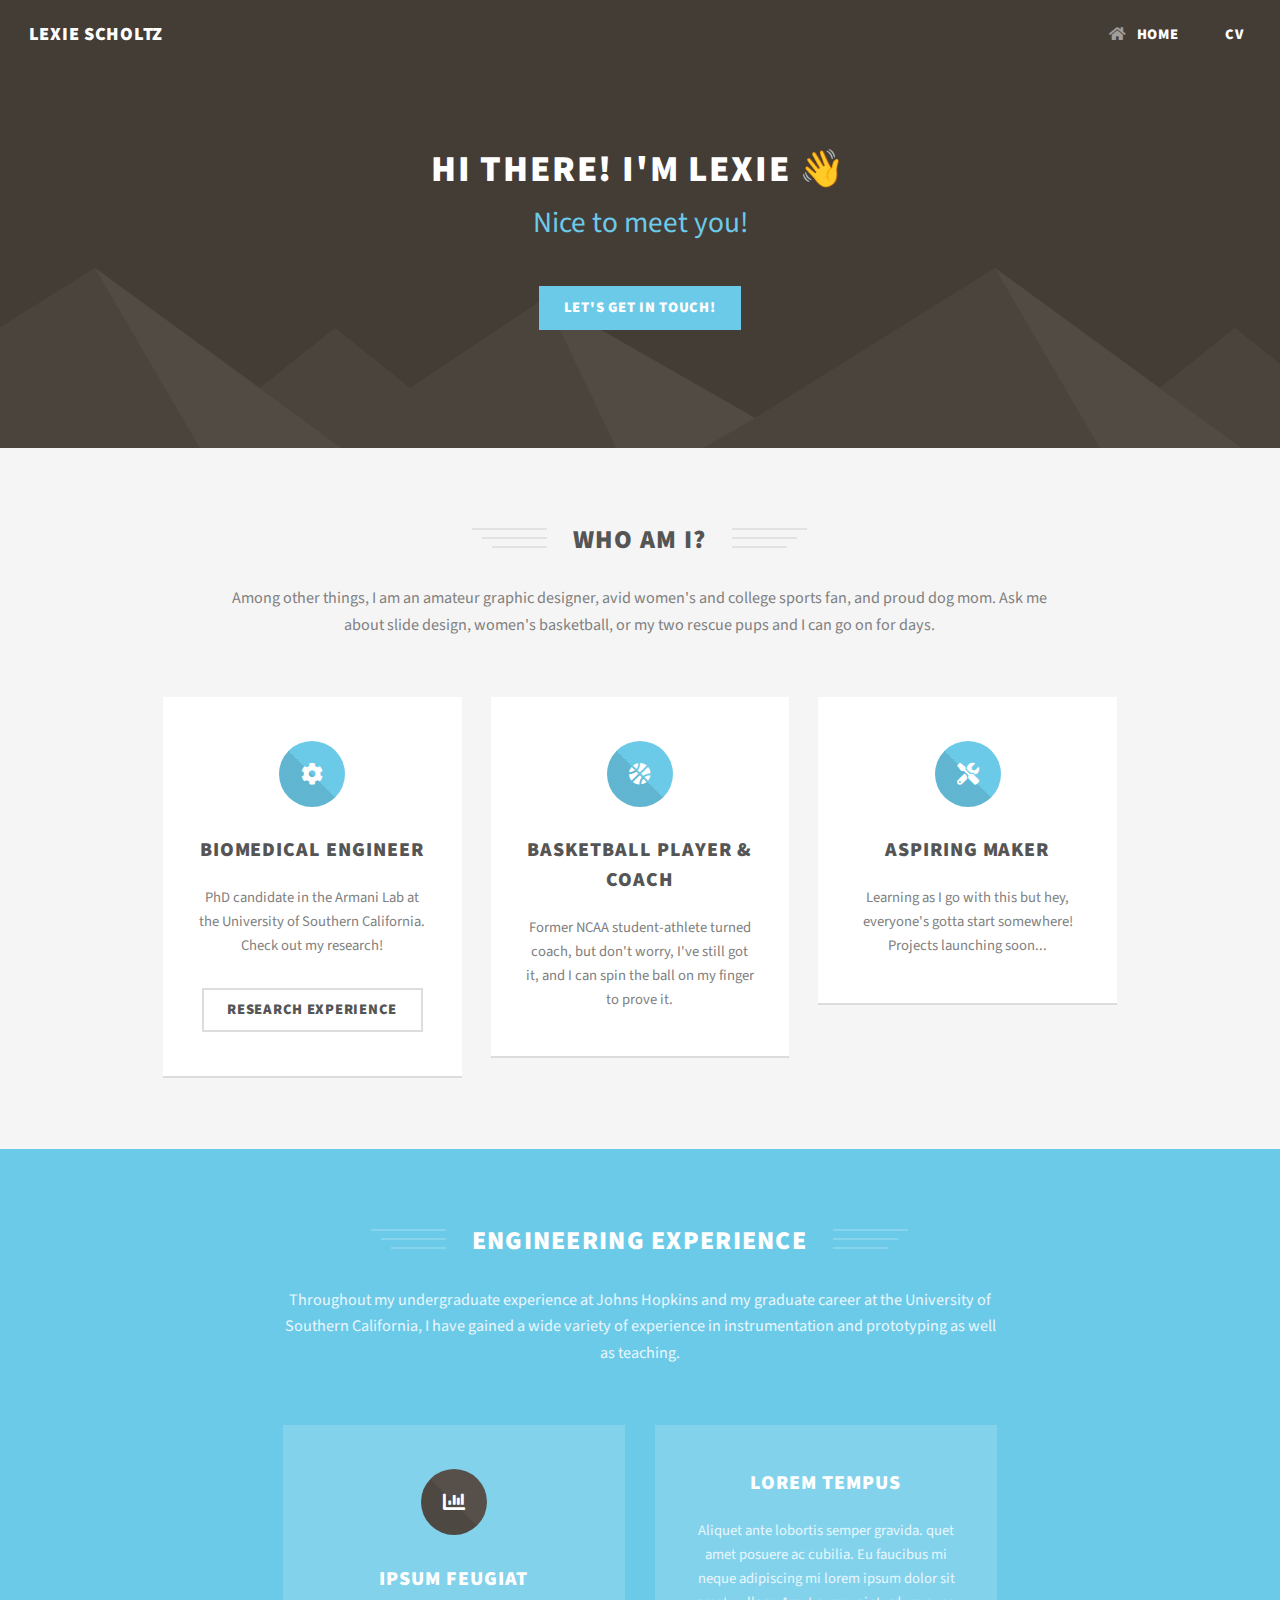
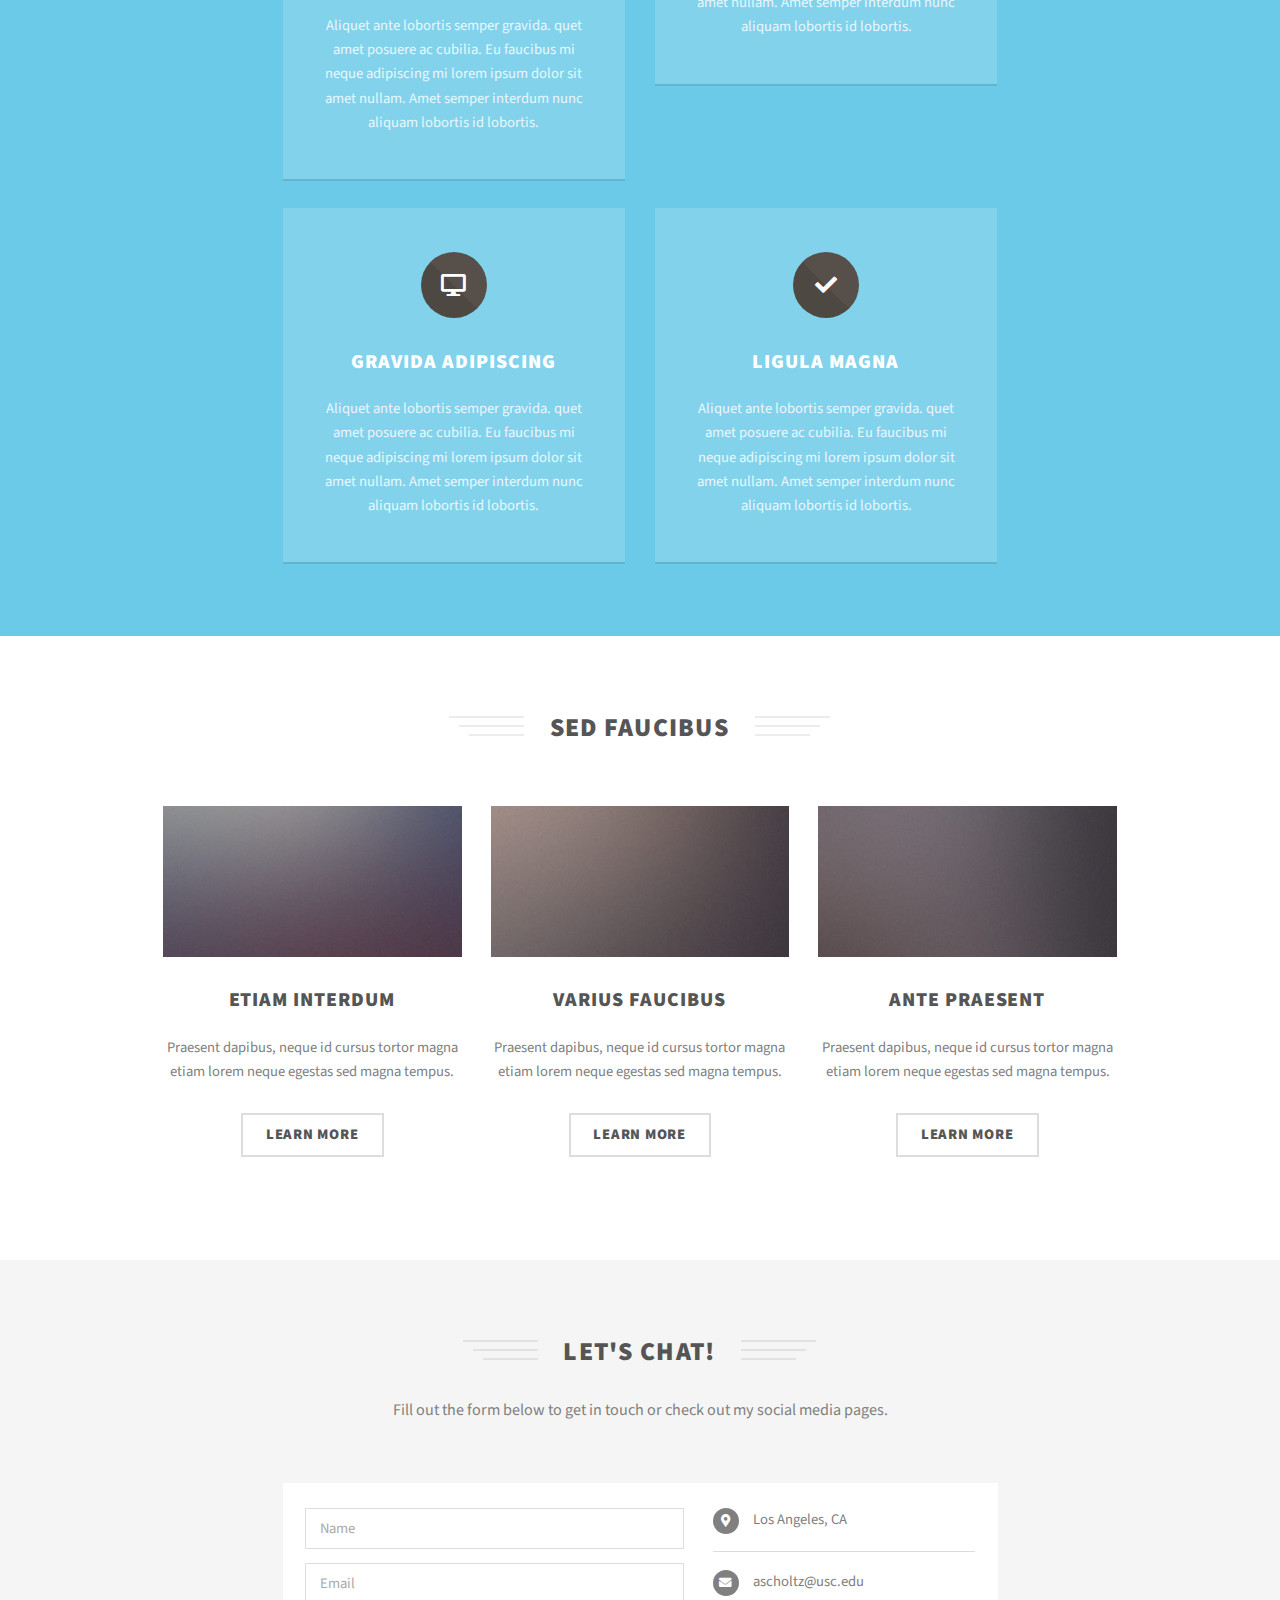
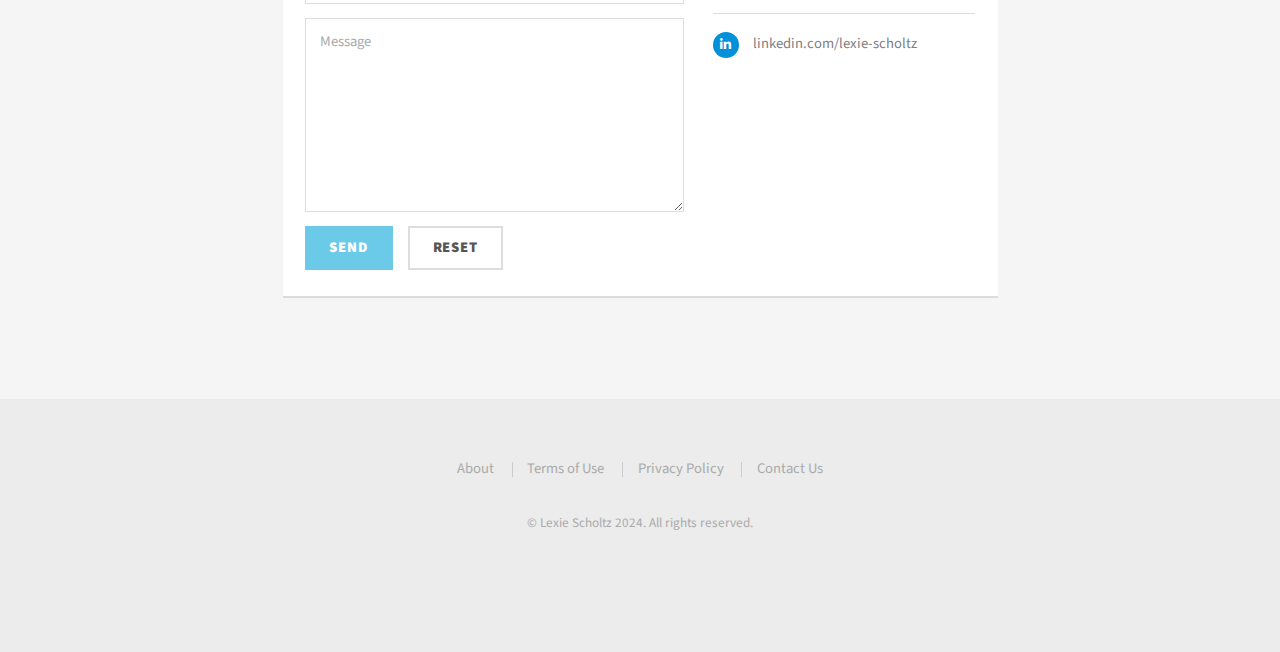
<file: index.html>
<!DOCTYPE HTML>
<!--
	Elevation by Pixelarity
	pixelarity.com | hello@pixelarity.com
	License: pixelarity.com/license
-->
<html>
	<head>
		<title>Lexie Scholtz</title>
		<meta charset="utf-8" />
		<meta name="viewport" content="width=device-width, initial-scale=1, user-scalable=no" />
		<link rel="stylesheet" href="assets/css/main.css" />
	</head>
	<body class="landing is-preload">
		<div id="page-wrapper">

			<!-- Header -->
				<header id="header" class="alt">
					<h1><a href="index.html">Lexie Scholtz</a></h1>
					<nav id="nav">
						<ul>
							<li><a href="index.html" class="icon solid fa-home">Home</a></li>
							<!---<li>
								<a href="#" class="icon solid fa-angle-down">Page Layouts</a>
								<ul>
									<li><a href="left-sidebar.html">Left Sidebar</a></li>
									<li><a href="right-sidebar.html">Right Sidebar</a></li>
									<li><a href="no-sidebar.html">No Sidebar</a></li>
									<li>
										<a href="#">Submenu</a>
										<ul>
											<li><a href="#">Option 1</a></li>
											<li><a href="#">Option 2</a></li>
											<li><a href="#">Option 3</a></li>
											<li><a href="#">Option 4</a></li>
										</ul>
									</li>
								</ul>
							</li>--->
							<li><a href="cv.html">CV</a></li>
						</ul>
					</nav>
				</header>

			<!-- Banner -->
				<section id="banner">
					<h2>Hi there! I'm Lexie &#128075;</h2>
					<p>Nice to meet you!</p>
					<ul class="actions special">
						<li><a href="#contact-me" class="button">Let's get in touch!</a></li>
					</ul>
				</section>

			<!-- One -->
				<div class="wrapper style1">
					<section class="container">
						<header class="major">
							<h2>Who am I?</h2>
							<p>Among other things, I am an amateur graphic designer, avid women's and college sports fan, and proud dog mom. Ask me about slide design, women's basketball, or my two rescue pups and I can go on for days.</p>
						</header>
						<div class="row gtr-uniform">
							<div class="col-4 col-12-narrower">
								<section class="box special">
									<i class="icon major solid fa-cog"></i>
									<h3>Biomedical Engineer</h3>
									<p>PhD candidate in the Armani Lab at the University of Southern California. Check out my research!</p>
                  <ul class="actions special">
										<li><a href="cv.html" class="button alt">Research Experience</a></li>
									</ul>
								</section>
							</div>
							<div class="col-4 col-12-narrower">
								<section class="box special">
									<i class="icon major solid fa-basketball-ball"></i>
									<h3>Basketball Player &amp; Coach</h3>
									<p>Former NCAA student-athlete turned coach, but don't worry, I've still got it, and I can spin the ball on my finger to prove it.</p>
								</section>
							</div>
							<div class="col-4 col-12-narrower">
								<section class="box special">
									<i class="icon major solid fa-tools"></i>
									<h3>Aspiring Maker</h3>
									<p>Learning as I go with this but hey, everyone's gotta start somewhere! Projects launching soon...</p>
								</section>
							</div>
						</div>
					</section>
				</div>

			<!-- Two -->
				<div class="wrapper style2">
					<section class="container medium">
						<header class="major">
							<h2>Engineering Experience</h2>
							<p>Throughout my undergraduate experience at Johns Hopkins and my graduate career at the University of Southern California, 
                 I have gained a wide variety of experience in instrumentation and prototyping as well as teaching.</p>
						</header>
						<div class="row gtr-uniform">
							<div class="col-6 col-12-narrower">
								<section class="box special">
									<i class="icon major alt solid fa-chart-bar"></i>
									<h3>Ipsum Feugiat</h3>
									<p>Aliquet ante lobortis semper gravida. quet amet posuere ac cubilia. Eu faucibus mi neque adipiscing mi lorem ipsum dolor sit amet nullam.
									Amet semper interdum nunc aliquam lobortis id lobortis.</p>
								</section>
							</div>
							<div class="col-6 col-12-narrower">
								<section class="box special">
									<!-- <i class="icon major alt solid fa-cog"></i> -->

                  
									<h3>Lorem Tempus</h3>
									<p>Aliquet ante lobortis semper gravida. quet amet posuere ac cubilia. Eu faucibus mi neque adipiscing mi lorem ipsum dolor sit amet nullam.
									Amet semper interdum nunc aliquam lobortis id lobortis.</p>
								</section>
							</div>
							<div class="col-6 col-12-narrower">
								<section class="box special">
									<i class="icon major alt solid fa-desktop"></i>
									<h3>Gravida Adipiscing</h3>
									<p>Aliquet ante lobortis semper gravida. quet amet posuere ac cubilia. Eu faucibus mi neque adipiscing mi lorem ipsum dolor sit amet nullam.
									Amet semper interdum nunc aliquam lobortis id lobortis.</p>
								</section>
							</div>
							<div class="col-6 col-12-narrower">
								<section class="box special">
									<i class="icon major alt solid fa-check"></i>
									<h3>Ligula Magna</h3>
									<p>Aliquet ante lobortis semper gravida. quet amet posuere ac cubilia. Eu faucibus mi neque adipiscing mi lorem ipsum dolor sit amet nullam.
									Amet semper interdum nunc aliquam lobortis id lobortis.</p>
								</section>
							</div>
						</div>
					</section>
				</div>

			<!-- Three -->
				<div class="wrapper style3">
					<section class="container">
						<header class="major">
							<h2>Sed Faucibus</h2>
						</header>
						<div class="row">
							<div class="col-4 col-12-narrower">
								<section class="special">
									<a href="#" class="image fit"><img src="images/pic01.jpg" alt="" /></a>
									<h3>Etiam Interdum</h3>
									<p>Praesent dapibus, neque id cursus tortor magna etiam lorem
									neque egestas sed magna tempus.</p>
									<ul class="actions special">
										<li><a href="#" class="button alt">Learn More</a></li>
									</ul>
								</section>
							</div>
							<div class="col-4 col-12-narrower">
								<section class="special">
									<a href="#" class="image fit"><img src="images/pic02.jpg" alt="" /></a>
									<h3>Varius Faucibus</h3>
									<p>Praesent dapibus, neque id cursus tortor magna etiam lorem
									neque egestas sed magna tempus.</p>
									<ul class="actions special">
										<li><a href="#" class="button alt">Learn More</a></li>
									</ul>
								</section>
							</div>
							<div class="col-4 col-12-narrower">
								<section class="special">
									<a href="#" class="image fit"><img src="images/pic03.jpg" alt="" /></a>
									<h3>Ante Praesent</h3>
									<p>Praesent dapibus, neque id cursus tortor magna etiam lorem
									neque egestas sed magna tempus.</p>
									<ul class="actions special">
										<li><a href="#" class="button alt">Learn More</a></li>
									</ul>
								</section>
							</div>
						</div>
					</section>
				</div>

			<!-- Four -->
				<div class="wrapper style1">
					<section class="container medium">
						<header class="major">
							<h2>Let's chat!</h2>
							<p>Fill out the form below to get in touch or check out my social media pages.</p>
						</header>
						<div id="contact" class="box">
							<div class="row gtr-uniform">
								<div class="col-7 col-12-narrower">
									<form method="post" action="#">
										<div class="row gtr-uniform gtr-50">
											<div class="col-12">
												<input type="text" name="name" id="name" placeholder="Name" />
											</div>
											<div class="col-12">
												<input type="email" name="email" id="email" placeholder="Email" />
											</div>
											<div class="col-12">
												<textarea name="message" id="message" placeholder="Message" rows="7"></textarea>
											</div>
											<div class="col-12">
												<ul class="actions">
													<li><input type="submit" value="Send" /></li>
													<li><input type="reset" class="alt" value="Reset" /></li>
												</ul>
											</div>
										</div>
									</form>
								</div>
								<div class="col-5 col-12-narrower">
									<ul class="labeled-icons">
										<li>
											<h3 class="icon solid fa-map-marker-alt"><span class="label">Address</span></h3>
											Los Angeles, CA
										</li>
										<li>
											<h3 class="icon solid fa-envelope"><span class="label">Email</span></h3>
											<a href="#">ascholtz@usc.edu</a>
										</li>
										<!--<li>
											<h3 class="icon brands fa-twitter"><span class="label">Twitter</span></h3>
											<a href="#">twitter.com/untitled-tld</a>
										</li>
										<li>
											<h3 class="icon brands fa-facebook-f"><span class="label">Facebook</span></h3>
											<a href="#">facebook.com/untitled-tld</a>
										</li>-->
										<li>
											<h3 class="icon brands fa-linkedin-in"><span class="label">LinkedIn</span></h3>
											<a href="#">linkedin.com/lexie-scholtz</a>
										</li>
									</ul>
								</div>
							</div>
						</div>
					</section>
				</div>

			<!-- Footer -->
				<footer id="footer">
					<ul class="menu">
						<li><a href="#">About</a></li>
						<li><a href="#">Terms of Use</a></li>
						<li><a href="#">Privacy Policy</a></li>
						<li><a href="#">Contact Us</a></li>
					</ul>
					<div class="copyright">
						&copy; Lexie Scholtz 2024. All rights reserved.
					</div>
				</footer>

		</div>

		<!-- Scripts -->
			<script src="assets/js/jquery.min.js"></script>
			<script src="assets/js/jquery.dropotron.min.js"></script>
			<script src="assets/js/jquery.scrollex.min.js"></script>
			<script src="assets/js/browser.min.js"></script>
			<script src="assets/js/breakpoints.min.js"></script>
			<script src="assets/js/util.js"></script>
			<script src="assets/js/main.js"></script>

	</body>
</html>
</file>
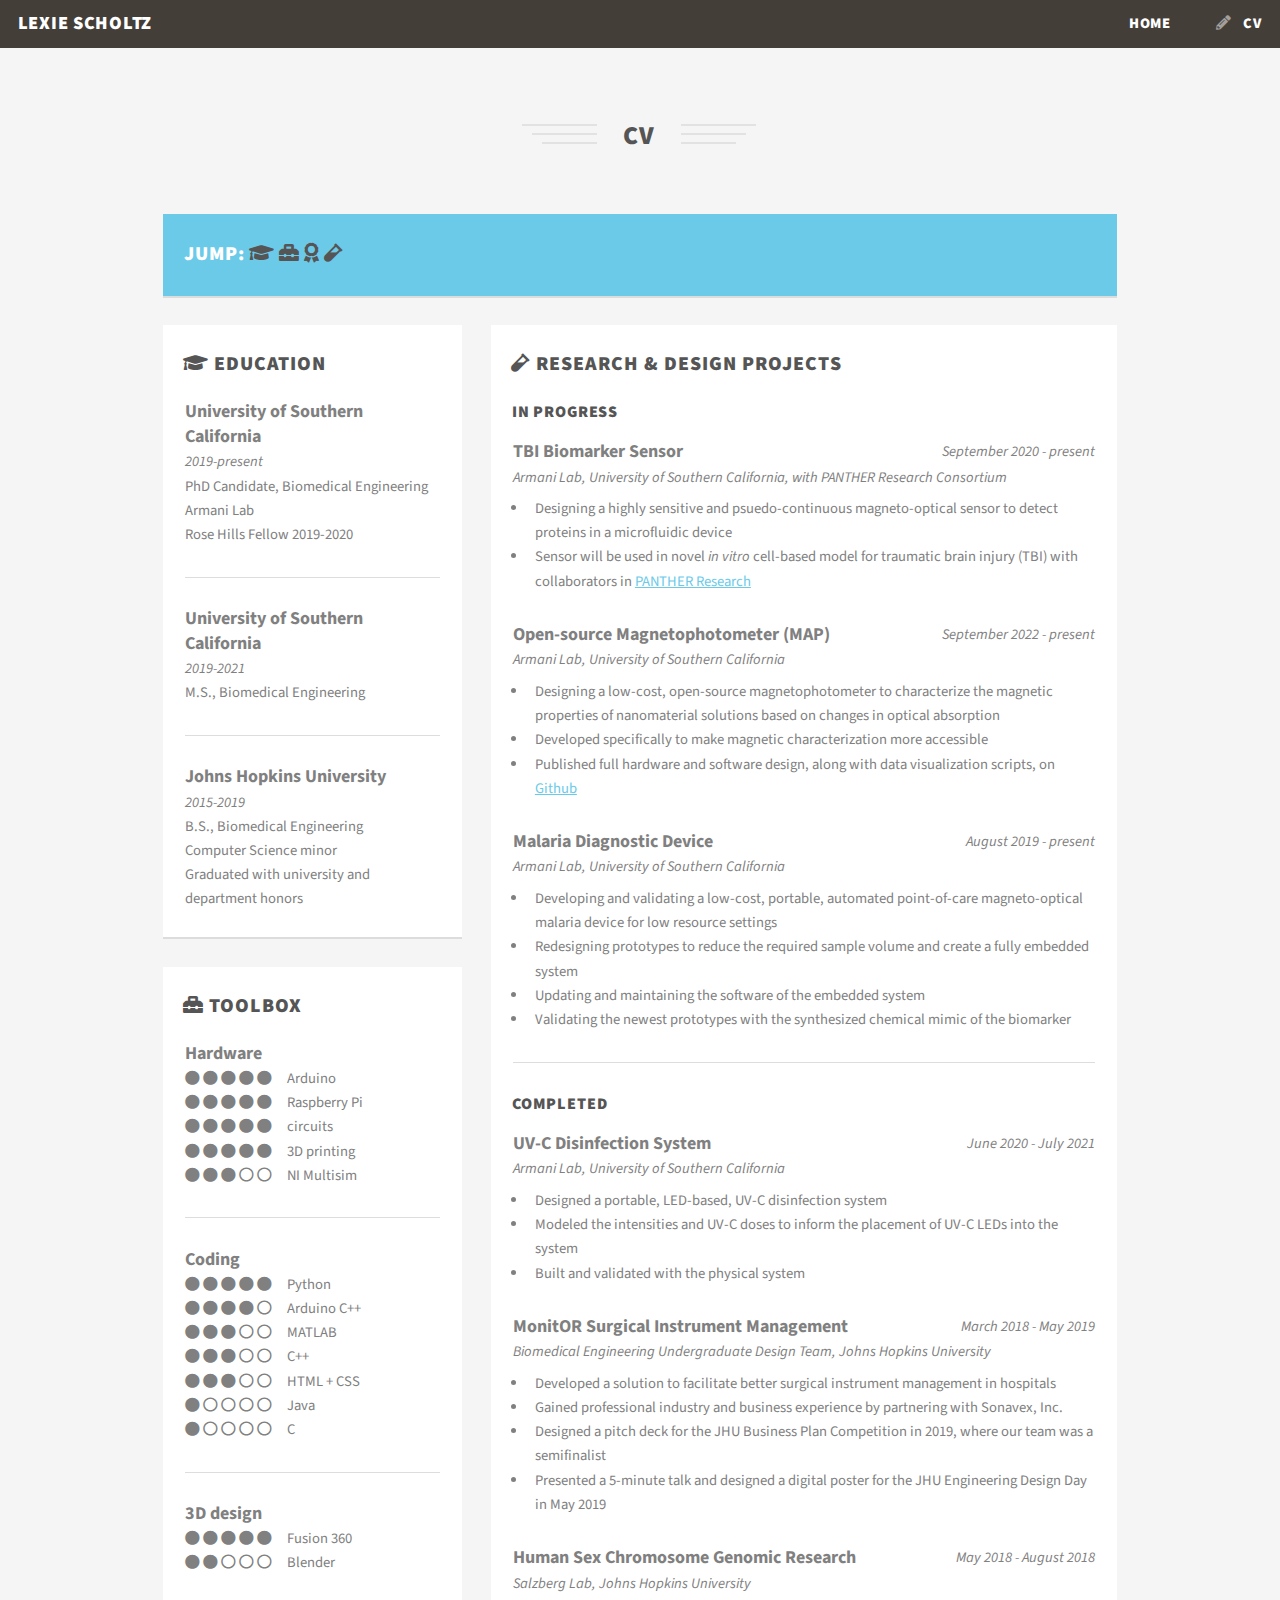
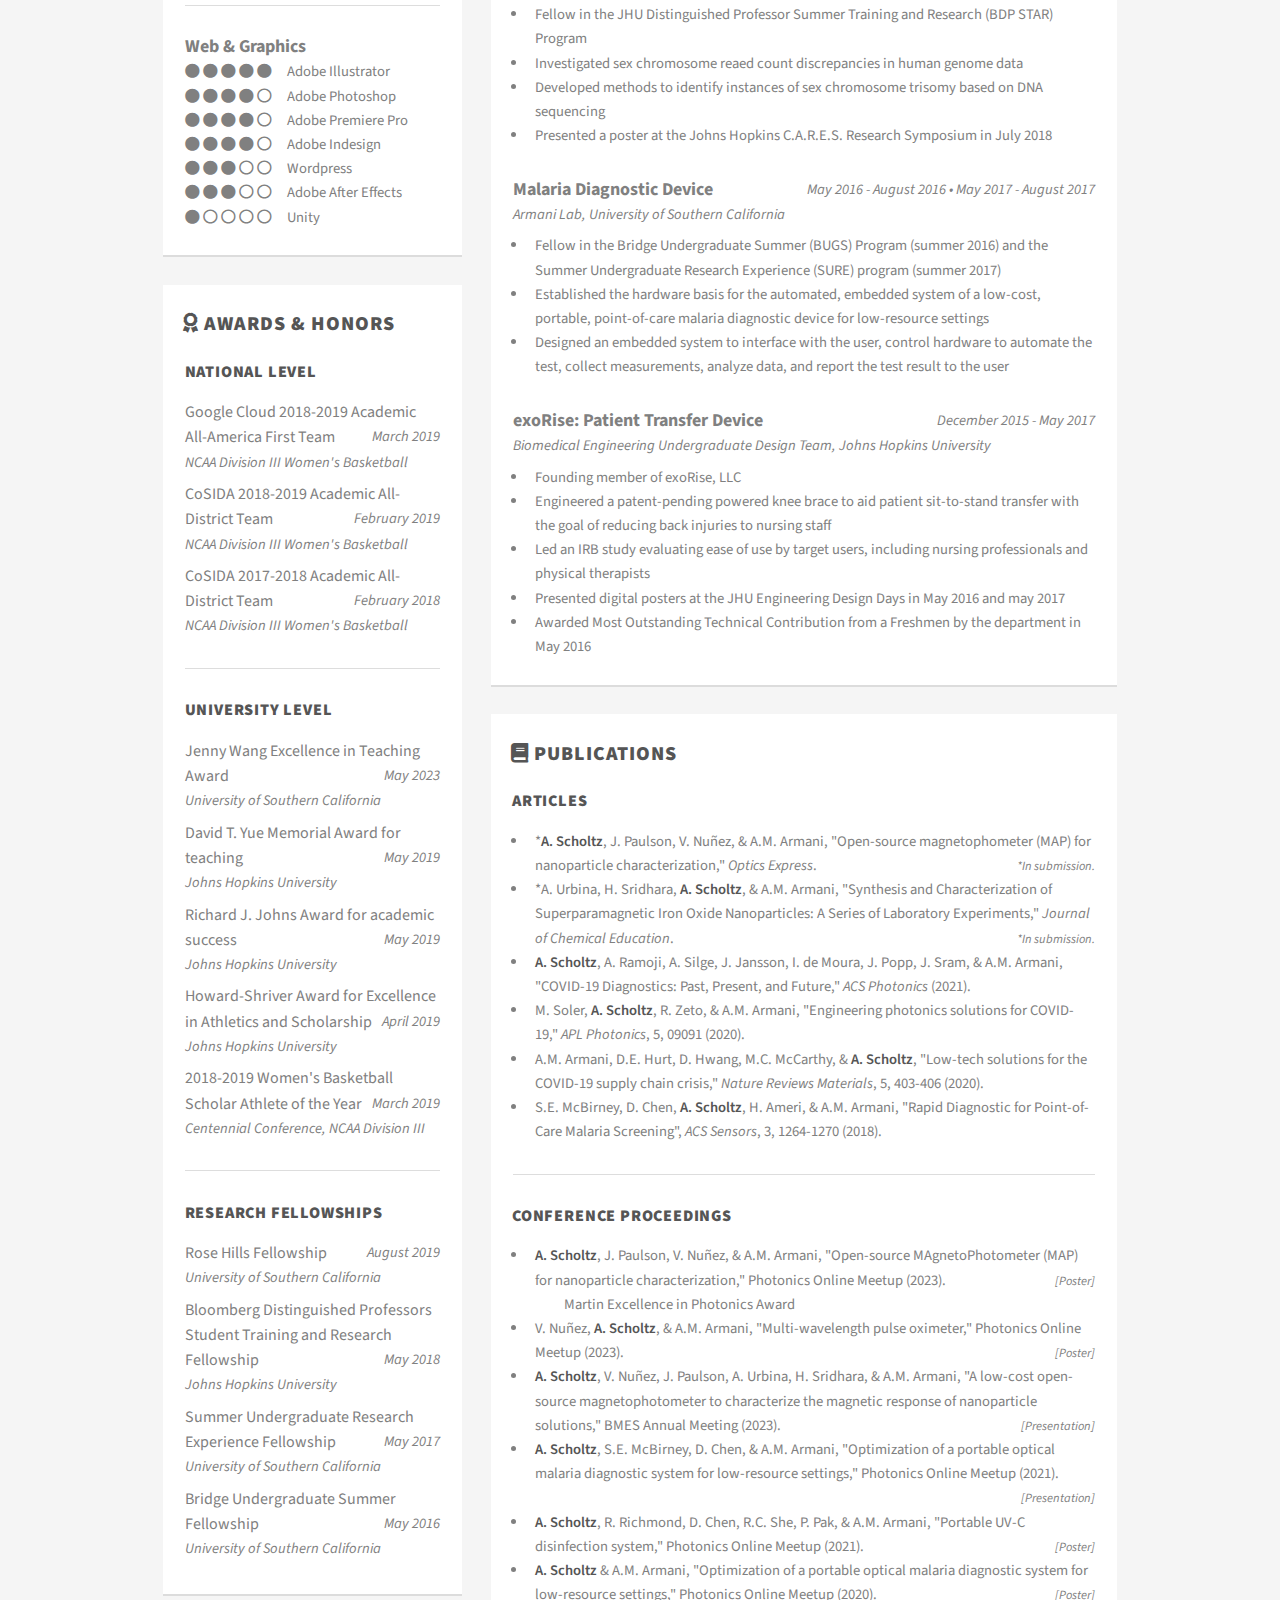
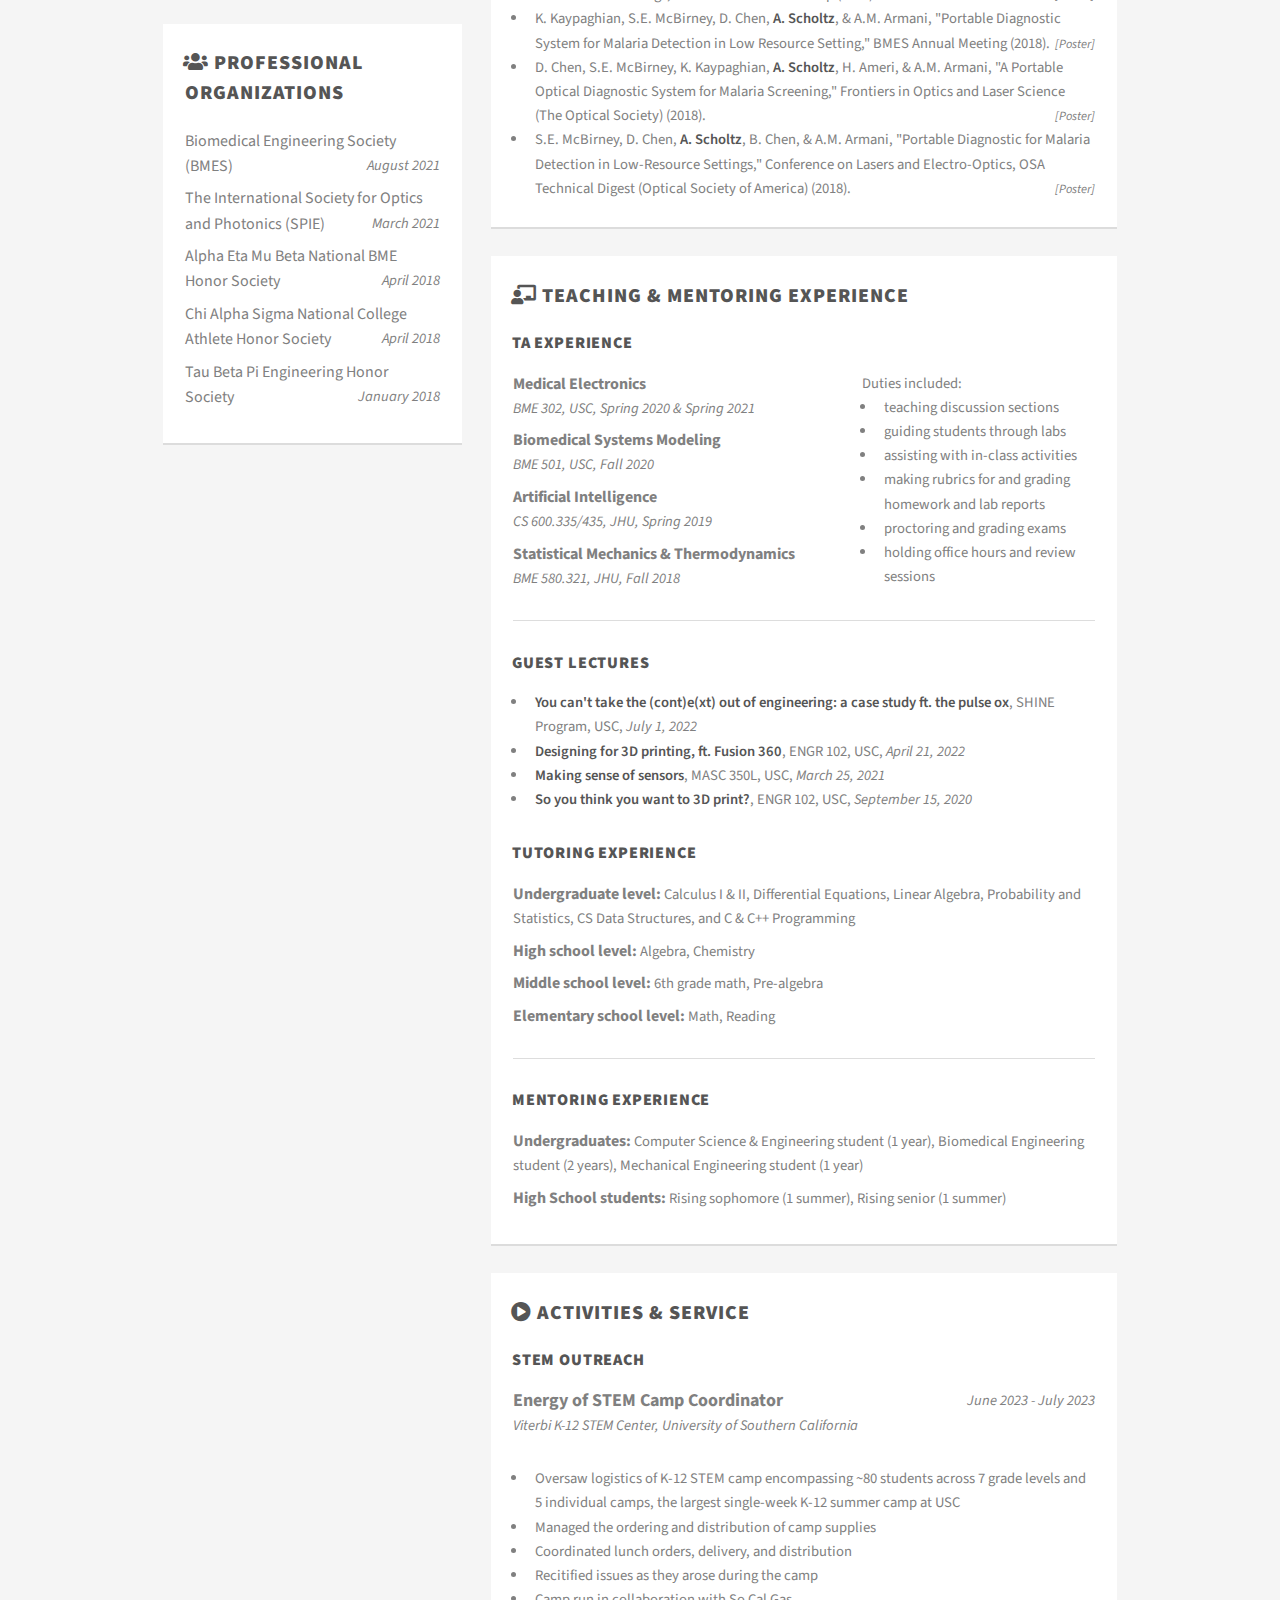
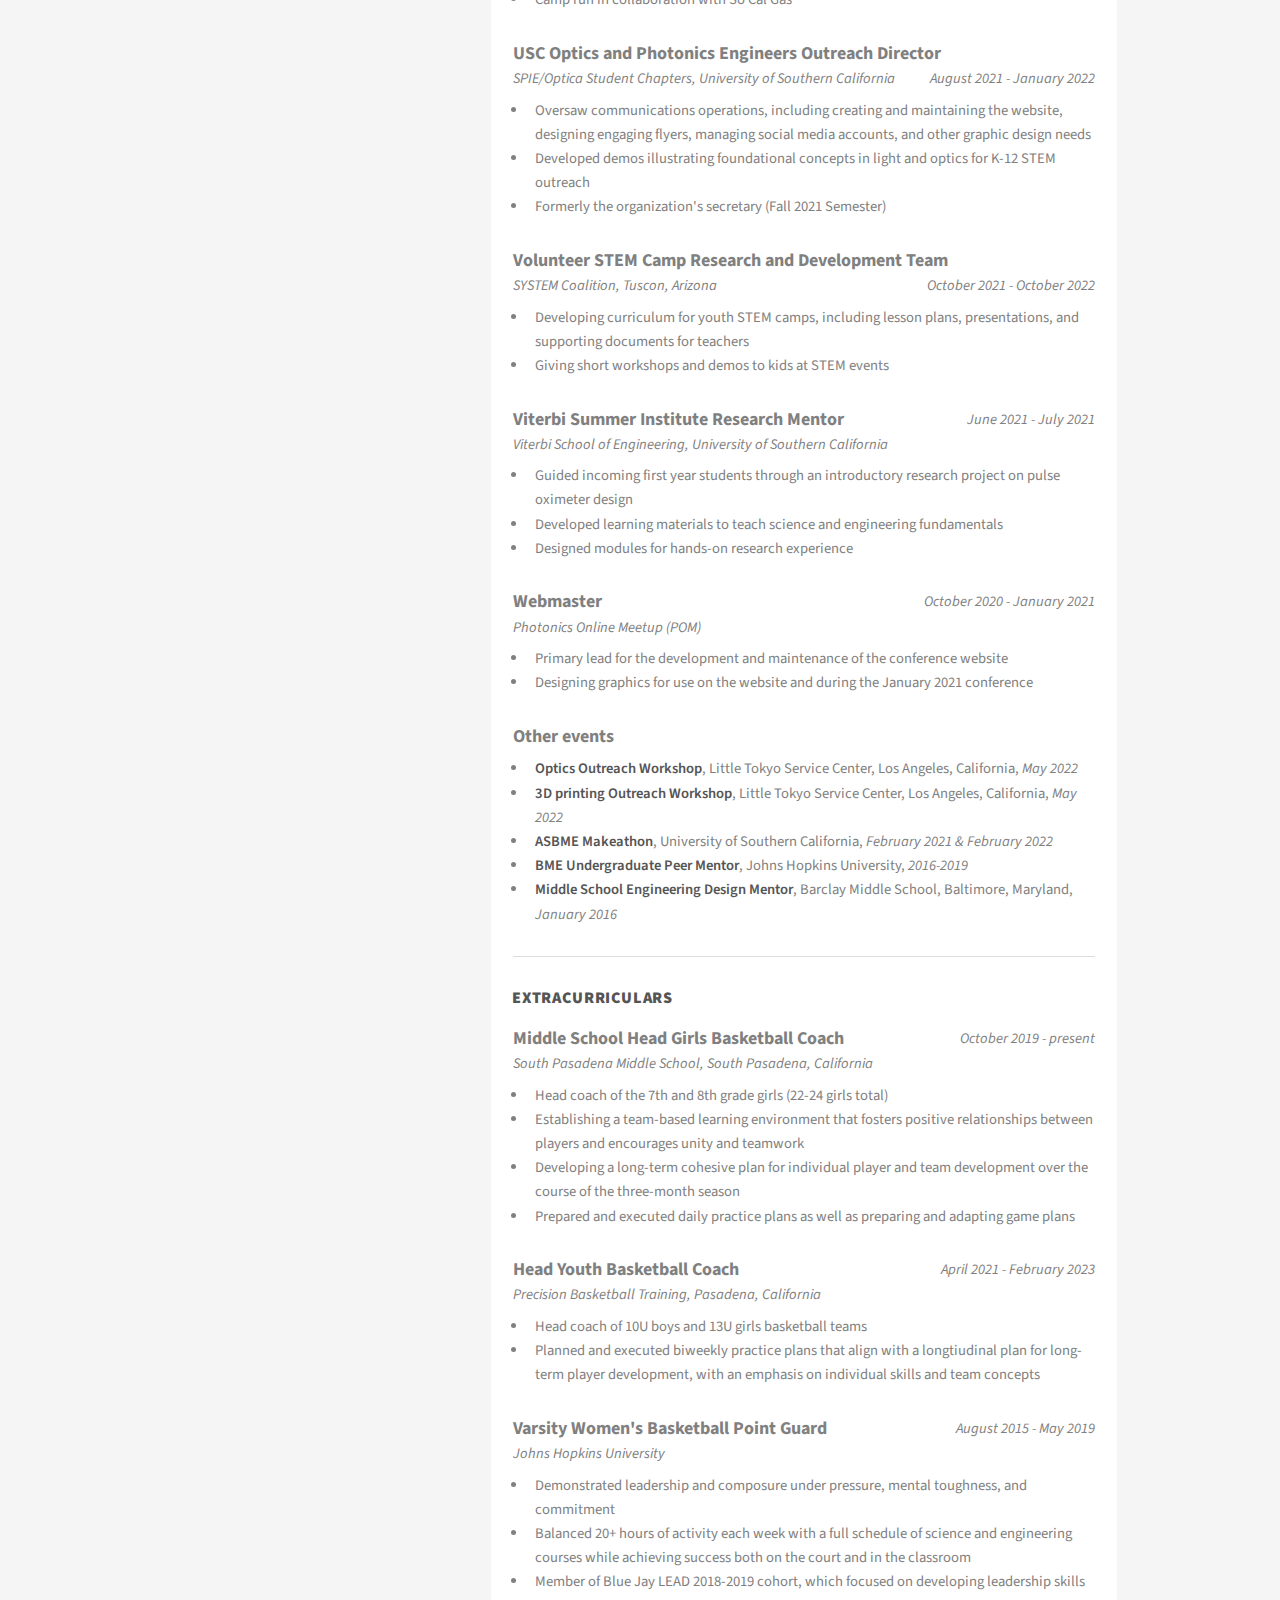
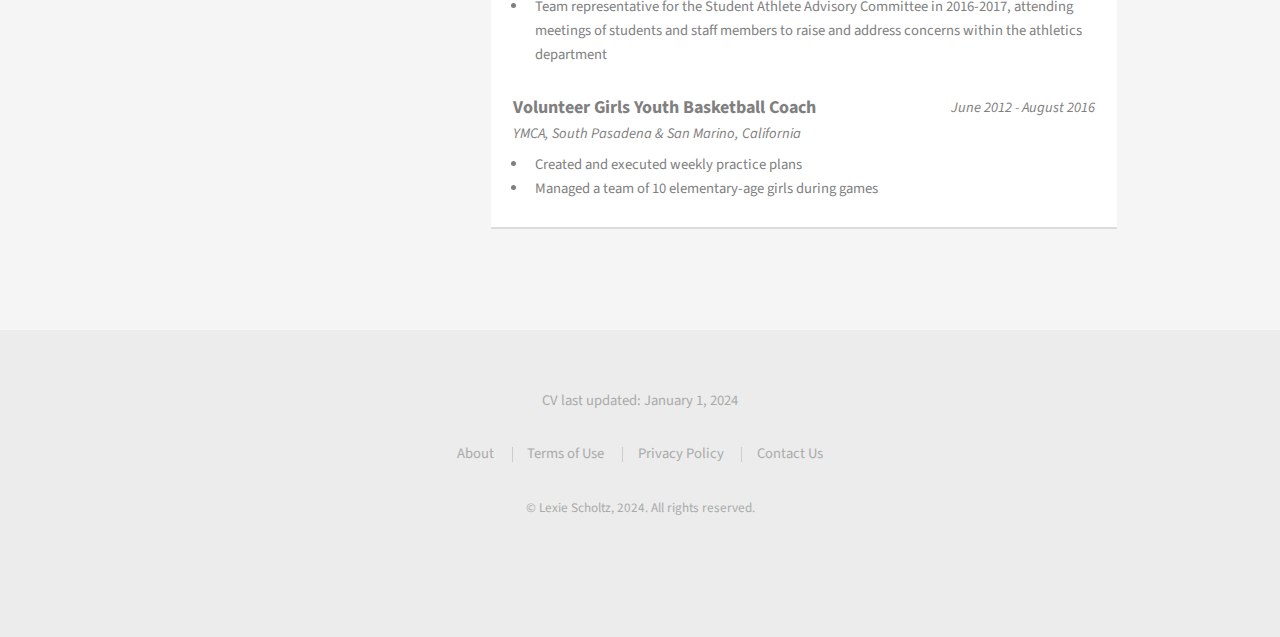
<file: cv.html>
<!DOCTYPE HTML>
<!--
	Elevation by Pixelarity
	pixelarity.com | hello@pixelarity.com
	License: pixelarity.com/license
-->
<html>
	<head>
		<title>CV</title>
		<meta charset="utf-8" />
		<meta name="viewport" content="width=device-width, initial-scale=1, user-scalable=no" />
		<link rel="stylesheet" href="assets/css/main.css" />
	</head>
  
	<body class="is-preload">
		<div id="page-wrapper">

			<!-- Header -->
				<header id="header">
					<h1><a href="index.html">Lexie Scholtz</a></h1>
					<nav id="nav">
						<ul>
							<li><a href="index.html">Home</a></li>
							<li><a href="CV.html" class="icon solid fa-pencil-alt">CV</a></li>
						</ul>
					</nav>
				</header>

			<!-- Main-->
				<div class="wrapper style1">
					<section id="main" class="container">
						<header class="major">
							<h2>CV</h2>
						</header>
						
            <!-- header box with icons to jump to certain sections -->
						<section class="box" style="background:#6ccae9">
						<!-- TODO: add icons for sections (match page) w/ hyperlinks AND add tab characters or additional whitespace between them somehow-->
							<h3><span style="color:#fff">Jump: </span>
								<a href="#edu-sidebar"><span class="icon solid fa-graduation-cap"></span></a>
								<span class="icon solid fa-toolbox"></span>
								<span class="icon solid fa-award"></span>
								<span class="icon solid fa-vial"></span>
							</h3>
						</section>
						
						<div class="row">
              <!-- sidebar -->
							<div class="col-4 col-12-narrower">

								<section id="edu-sidebar" class="box">
                  <h3 class="icon solid fa-graduation-cap"> Education</h3>
                  <p><span style="font-size: 18px; font-weight: bold">University of Southern California</span><br><em>2019-present</em><br>PhD Candidate, Biomedical Engineering<br>Armani Lab<br>Rose Hills Fellow 2019-2020</p>
                  <hr>
                  <p><span style="font-size: 18px; font-weight: bold">University of Southern California</span><br><em>2019-2021</em><br>M.S., Biomedical Engineering</p>
                  <hr>
                  <p><span style="font-size: 18px; font-weight: bold">Johns Hopkins University</span><br><em>2015-2019</em><br>B.S., Biomedical Engineering<br>Computer Science minor<br>Graduated with university and department honors</p>
								</section>
                
								<section id="skills-sidebar" class="box">
										<h3 class="icon solid fa-toolbox"> Toolbox</h3>
                    
										<p><span style="font-size: 18px; font-weight:bold">Hardware</span><br>
											<span class="icon solid fa-circle">  </span><span class="icon solid fa-circle">  </span><span class="icon solid fa-circle">  </span><span class="icon solid fa-circle"> </span><span class="icon solid fa-circle"></span>&emsp;Arduino<br>
											<span class="icon solid fa-circle">  </span><span class="icon solid fa-circle">  </span><span class="icon solid fa-circle">  </span><span class="icon solid fa-circle"> </span><span class="icon solid fa-circle"></span>&emsp;Raspberry Pi<br>
											<span class="icon solid fa-circle">  </span><span class="icon solid fa-circle">  </span><span class="icon solid fa-circle">  </span><span class="icon solid fa-circle"> </span><span class="icon solid fa-circle"></span>&emsp;circuits<br>
											<span class="icon solid fa-circle">  </span><span class="icon solid fa-circle">  </span><span class="icon solid fa-circle">  </span><span class="icon solid fa-circle"> </span><span class="icon solid fa-circle"></span>&emsp;3D printing<br>
											<span class="icon solid fa-circle">  </span><span class="icon solid fa-circle">  </span><span class="icon solid fa-circle">  </span><span class="icon regular fa-circle"> </span><span class="icon regular fa-circle"></span>&emsp;NI Multisim<br>
										</p>
										<hr>
                    
										<p><span style="font-size: 18px; font-weight:bold">Coding</span><br>
											<span class="icon solid fa-circle">  </span><span class="icon solid fa-circle">  </span><span class="icon solid fa-circle">  </span><span class="icon solid fa-circle"> </span><span class="icon solid fa-circle"></span>&emsp;Python<br>
                      <span class="icon solid fa-circle">  </span><span class="icon solid fa-circle">  </span><span class="icon solid fa-circle">  </span><span class="icon solid fa-circle"> </span><span class="icon regular fa-circle"></span>&emsp;Arduino C++<br>
                      <span class="icon solid fa-circle">  </span><span class="icon solid fa-circle">  </span><span class="icon solid fa-circle">  </span><span class="icon regular fa-circle"> </span><span class="icon regular fa-circle"></span>&emsp;MATLAB<br>
                      <span class="icon solid fa-circle">  </span><span class="icon solid fa-circle">  </span><span class="icon solid fa-circle">  </span><span class="icon regular fa-circle"> </span><span class="icon regular fa-circle"></span>&emsp;C++<br>
											<span class="icon solid fa-circle">  </span><span class="icon solid fa-circle">  </span><span class="icon solid fa-circle">  </span><span class="icon regular fa-circle"> </span><span class="icon regular fa-circle"></span>&emsp;HTML + CSS<br>
											<span class="icon solid fa-circle">  </span><span class="icon regular fa-circle">  </span><span class="icon regular fa-circle">  </span><span class="icon regular fa-circle"> </span><span class="icon regular fa-circle"></span>&emsp;Java<br>
											<span class="icon solid fa-circle">  </span><span class="icon regular fa-circle">  </span><span class="icon regular fa-circle">  </span><span class="icon regular fa-circle"> </span><span class="icon regular fa-circle"></span>&emsp;C</p>
										<hr>
                    
										<p><span style="font-size: 18px; font-weight:bold">3D design</span><br>
											<span class="icon solid fa-circle">  </span><span class="icon solid fa-circle">  </span><span class="icon solid fa-circle">  </span><span class="icon solid fa-circle"> </span><span class="icon solid fa-circle"></span>&emsp;Fusion 360<br>
											<span class="icon solid fa-circle">  </span><span class="icon solid fa-circle">  </span><span class="icon regular fa-circle">  </span><span class="icon regular fa-circle"> </span><span class="icon regular fa-circle"></span>&emsp;Blender<br>
										</p>
										<hr>
                    
										<p><span style="font-size: 18px; font-weight: bold">Web &amp; Graphics</span><br>
											<span class="icon solid fa-circle">  </span><span class="icon solid fa-circle">  </span><span class="icon solid fa-circle">  </span><span class="icon solid fa-circle"> </span><span class="icon solid fa-circle"></span>&emsp;Adobe Illustrator<br>
											<span class="icon solid fa-circle">  </span><span class="icon solid fa-circle">  </span><span class="icon solid fa-circle">  </span><span class="icon solid fa-circle"> </span><span class="icon regular fa-circle"></span>&emsp;Adobe Photoshop<br>
											<span class="icon solid fa-circle">  </span><span class="icon solid fa-circle">  </span><span class="icon solid fa-circle">  </span><span class="icon solid fa-circle"> </span><span class="icon regular fa-circle"></span>&emsp;Adobe Premiere Pro<br>
											<span class="icon solid fa-circle">  </span><span class="icon solid fa-circle">  </span><span class="icon solid fa-circle">  </span><span class="icon solid fa-circle"> </span><span class="icon regular fa-circle"></span>&emsp;Adobe Indesign<br>
											<span class="icon solid fa-circle">  </span><span class="icon solid fa-circle">  </span><span class="icon solid fa-circle">  </span><span class="icon regular fa-circle"> </span><span class="icon regular fa-circle"></span>&emsp;Wordpress<br>
											<span class="icon solid fa-circle">  </span><span class="icon solid fa-circle">  </span><span class="icon solid fa-circle">  </span><span class="icon regular fa-circle"> </span><span class="icon regular fa-circle"></span>&emsp;Adobe After Effects<br>
											<span class="icon solid fa-circle">  </span><span class="icon regular fa-circle">  </span><span class="icon regular fa-circle">  </span><span class="icon regular fa-circle"> </span><span class="icon regular fa-circle"></span>&emsp;Unity<br>
										</p>
										<!-- TODO: add key -->
								</section>
                
								<section id="awards-sidebar" class = "box">
                  <h3 class="icon solid fa-award"> Awards &amp; Honors</h3>
                  <h4>National Level</h4>
                  <p style="margin-bottom:0.5em"><span style="font-size:16px">Google Cloud 2018-2019 Academic All-America First Team</span><span style="font-style:italic; float: right">March 2019</span><br><em>NCAA Division III Women's Basketball</em></p>
                  <p style="margin-bottom:0.5em"><span style="font-size:16px">CoSIDA 2018-2019 Academic All-District Team</span><span style="font-style:italic; float: right">February 2019</span><br><em>NCAA Division III Women's Basketball</em></p>
                  <p><span style="font-size:16px">CoSIDA 2017-2018 Academic All-District Team</span><span style="font-style:italic; float: right">February 2018</span><br><em>NCAA Division III Women's Basketball</em></p>
                  <hr>
                  
                  <h4>University Level</h4>
                  <p style="margin-bottom:0.5em"><span style="font-size:16px">Jenny Wang Excellence in Teaching Award</span><span style="font-style:italic; float: right">May 2023</span><br><em>University of Southern California</em></p>
                  <p style="margin-bottom:0.5em"><span style="font-size:16px">David T. Yue Memorial Award for teaching</span><span style="font-style:italic; float: right">May 2019</span><br><em>Johns Hopkins University</em></p>
                  <p style="margin-bottom:0.5em"><span style="font-size:16px">Richard J. Johns Award for academic success</span><span style="font-style:italic; float: right">May 2019</span><br><em>Johns Hopkins University</em></p>
                  <p style="margin-bottom:0.5em"><span style="font-size:16px">Howard-Shriver Award for Excellence in Athletics and Scholarship</span><span style="font-style:italic; float: right">April 2019</span><br><em>Johns Hopkins University</em></p>
                  <p style="margin-bottom:0.5em"><span style="font-size:16px">2018-2019 Women's Basketball Scholar Athlete of the Year</span><span style="font-style:italic; float: right">March 2019</span><br><em>Centennial Conference, NCAA Division III</em></p>

                  <hr>
                  
                  <h4>Research Fellowships</h4>
                  <p style="margin-bottom:0.5em"><span style="font-size:16px">Rose Hills Fellowship</span><span style="font-style:italic; float: right">August 2019</span><br><em>University of Southern California</em></p>
                  <p style="margin-bottom:0.5em"><span style="font-size:16px">Bloomberg Distinguished Professors Student Training and Research Fellowship</span><span style="font-style:italic; float: right">May 2018</span><br><em>Johns Hopkins University</em></p>
                  <p style="margin-bottom:0.5em"><span style="font-size:16px">Summer Undergraduate Research Experience Fellowship</span><span style="font-style:italic; float: right">May 2017</span><br><em>University of Southern California</em></p>
                  <p style="margin-bottom:0.5em"><span style="font-size:16px">Bridge Undergraduate Summer Fellowship</span><span style="font-style:italic; float: right">May 2016</span><br><em>University of Southern California</em></p>
								</section>
								
								<section id="organizations" class="box">
									<h3 class="icon solid fa-users"> Professional Organizations</h3>
									<p style="margin-bottom:0.5em"><span style="font-size:16px">Biomedical Engineering Society (BMES)</span><span style="font-style:italic; float: right">August 2021</span></p>
									<p style="margin-bottom:0.5em"><span style="font-size:16px">The International Society for Optics and Photonics (SPIE)</span><span style="font-style:italic; float: right">March 2021</span></p>
									<p style="margin-bottom:0.5em"><span style="font-size:16px">Alpha Eta Mu Beta National BME Honor Society</span><span style="font-style:italic; float: right">April 2018</span></p>
									<p style="margin-bottom:0.5em"><span style="font-size:16px">Chi Alpha Sigma National College Athlete Honor Society</span><span style="font-style:italic; float: right">April 2018</span></p>
									<p style="margin-bottom:0.5em"><span style="font-size:16px">Tau Beta Pi Engineering Honor Society</span><span style="font-style:italic; float: right">January 2018</span></p>
								</section>

							</div>
              
              <!-- main content -->
							<div class="col-8 col-12-narrower imp-narrower">
									<section class="box" id="research">
										<h3 class="icon solid fa-vial"> Research &amp; Design Projects</h3>
										<h4>In progress</h4>
                    
										<p style="margin-bottom: 0.5em"><span style="font-size: 18px; font-weight: bold">TBI Biomarker Sensor</span>
											<span style="float: right; font-style: italic">September 2020 - present</span>
											<br><em>Armani Lab, University of Southern California, with PANTHER Research Consortium</em></p>
										<ul>
											<li>Designing a highly sensitive and psuedo-continuous magneto-optical sensor to detect proteins in a microfluidic device</li>
											<li>Sensor will be used in novel <em>in vitro</em> cell-based model for traumatic brain injury (TBI) with collaborators in <a href="https://www.panther.engr.wisc.edu/">PANTHER Research</a></li>
										</ul>
                    
                    <p style="margin-bottom: 0.5em"><span style="font-size: 18px; font-weight: bold">Open-source Magnetophotometer (MAP)</span>
											<span style="float: right; font-style: italic">September 2022 - present</span>
											<br><em>Armani Lab, University of Southern California</em></p>
										<ul>
											<li>Designing a low-cost, open-source magnetophotometer to characterize the magnetic properties of nanomaterial solutions based on changes in optical absorption</li>
											<li>Developed specifically to make magnetic characterization more accessible</li>
                      <li>Published full hardware and software design, along with data visualization scripts, on <a href="https://github.com/armanilab/MAP">Github</a></li>
										</ul>

										<p style="margin-bottom: 0.5em"><span style="font-size: 18px; font-weight: bold">Malaria Diagnostic Device</span>
											<span style="float: right; font-style: italic; text-align: right">August 2019 - present</span>
											<br><em>Armani Lab, University of Southern California</em></p>
										<ul>
											<li>Developing and validating a low-cost, portable, automated point-of-care magneto-optical malaria device for low resource settings</li>
											<li>Redesigning prototypes to reduce the required sample volume and create a fully embedded system</li>
											<li>Updating and maintaining the software of the embedded system</li>
											<li>Validating the newest prototypes with the synthesized chemical mimic of the biomarker</li>
										</ul>
									
									<hr />
									<h4>Completed</h4>
										<p style="margin-bottom: 0.5em"><span style="font-size: 18px; font-weight: bold">UV-C Disinfection System</span>
											<span style="float: right; font-style: italic">June 2020 - July 2021</span>
											<br><em>Armani Lab, University of Southern California</em></p>
										<ul>
											<li>Designed a portable, LED-based, UV-C disinfection system</li>
											<li>Modeled the intensities and UV-C doses to inform the placement of UV-C LEDs into the system</li>
											<li>Built and validated with the physical system</li>
										</ul>
										
										<p style="margin-bottom: 0.5em"><span style="font-size: 18px; font-weight: bold">MonitOR Surgical Instrument Management</span>
											<span style="float: right; font-style: italic">March 2018 - May 2019</span>
											<br><em>Biomedical Engineering Undergraduate Design Team, Johns Hopkins University</em></p>
										<ul>
											<li>Developed a solution to facilitate better surgical instrument management in hospitals</li>
											<li>Gained professional industry and business experience by partnering with Sonavex, Inc.</li>
											<li>Designed a pitch deck for the JHU Business Plan Competition in 2019, where our team was a semifinalist</li>
											<li>Presented a 5-minute talk and designed a digital poster for the JHU Engineering Design Day in May 2019</li>
										</ul>
										
										<p style="margin-bottom: 0.5em"><span style="font-size: 18px; font-weight: bold">Human Sex Chromosome Genomic Research</span>
											<span style="float: right; font-style: italic">May 2018 - August 2018</span>
											<br><em>Salzberg Lab, Johns Hopkins University</em></p>
										<ul>
											<li>Fellow in the JHU Distinguished Professor Summer Training and Research (BDP STAR) Program</li>
											<li>Investigated sex chromosome reaed count discrepancies in human genome data</li>
											<li>Developed methods to identify instances of sex chromosome trisomy based on DNA sequencing</li>
											<li>Presented a poster at the Johns Hopkins C.A.R.E.S. Research Symposium in July 2018</li>
										</ul>
										
										<p style="margin-bottom: 0.5em"><span style="font-size: 18px; font-weight: bold">Malaria Diagnostic Device</span>
											<span style="float: right; font-style: italic">May 2016 - August 2016 • May 2017 - August 2017</span>
											<br><em>Armani Lab, University of Southern California</em></p>
										<ul>
											<li>Fellow in the Bridge Undergraduate Summer (BUGS) Program (summer 2016) and the Summer Undergraduate Research Experience (SURE) program (summer 2017)</li>
											<li>Established the hardware basis for the automated, embedded system of a low-cost, portable, point-of-care malaria diagnostic device for low-resource settings</li>
											<li>Designed an embedded system to interface with the user, control hardware to automate the test, collect measurements, analyze data, and report the test result to the user</li>
										</ul>
										
										<p style="margin-bottom: 0.5em"><span style="font-size: 18px; font-weight: bold">exoRise: Patient Transfer Device</span>
											<span style="float: right; font-style: italic">December 2015 - May 2017</span>
											<br><em>Biomedical Engineering Undergraduate Design Team, Johns Hopkins University</em></p>
										<ul>
											<li>Founding member of exoRise, LLC</li>
											<li>Engineered a patent-pending powered knee brace to aid patient sit-to-stand transfer with the goal of reducing back injuries to nursing staff</li>
											<li>Led an IRB study evaluating ease of use by target users, including nursing professionals and physical therapists</li>
											<li>Presented digital posters at the JHU Engineering Design Days in May 2016 and may 2017</li>
											<li>Awarded Most Outstanding Technical Contribution from a Freshmen by the department in May 2016</li>
										</ul>
									</section>
                
                <!-- PUBLICATIONS -->
                <section id="publications" class="box">
                  <h3 class="icon solid fa-book"> Publications</h3>
                  <section>
                    <h4>Articles</h4>
                    <ul>
                      <li>*<strong>A. Scholtz</strong>, J. Paulson, V. Nu&ntilde;ez, &amp; A.M. Armani, "Open-source magnetophometer (MAP) for nanoparticle characterization," <em>Optics Express</em>.<span class="pubs-note">*In submission.</span></li>
                      <li>*A. Urbina, H. Sridhara, <strong>A. Scholtz</strong>, &amp; A.M. Armani, "Synthesis and Characterization of Superparamagnetic Iron Oxide Nanoparticles: A Series of Laboratory Experiments," <em>Journal of Chemical Education</em>.<span class="pubs-note">*In submission.</span></li>
                      <li><strong>A. Scholtz</strong>, A. Ramoji, A. Silge, J. Jansson, I. de Moura, J. Popp, J. Sram, &amp; A.M. Armani, "COVID-19 Diagnostics: Past, Present, and Future," <em>ACS Photonics</em> (2021).</li>
                      <li>M. Soler, <strong>A. Scholtz</strong>, R. Zeto, &amp; A.M. Armani, "Engineering photonics solutions for COVID-19," <em>APL Photonics</em>, 5, 09091 (2020).</li>
                      <li>A.M. Armani, D.E. Hurt, D. Hwang, M.C. McCarthy, &amp; <strong>A. Scholtz</strong>, "Low-tech solutions for the COVID-19 supply chain crisis," <em>Nature Reviews Materials</em>, 5, 403-406 (2020).</li>
                      <li>S.E. McBirney, D. Chen, <strong>A. Scholtz</strong>, H. Ameri, &amp; A.M. Armani, "Rapid Diagnostic for Point-of-Care Malaria Screening", <em>ACS Sensors</em>, 3, 1264-1270 (2018).</li>
                    </ul>
                  </section>
                  
                  <hr>
                  
                  <section>
                    <h4>Conference Proceedings</h4>
                    <ul>
                      <li><strong>A. Scholtz</strong>, J. Paulson, V. Nu&ntilde;ez, &amp; A.M. Armani, "Open-source MAgnetoPhotometer (MAP) for nanoparticle characterization," Photonics Online Meetup (2023).<span class="pubs-note">[Poster]</span><br>
                          <span style="margin-left:2em;">Martin Excellence in Photonics Award</span>
                      </li>
                      <li>V. Nu&ntilde;ez, <strong>A. Scholtz</strong>, &amp; A.M. Armani, "Multi-wavelength pulse oximeter," Photonics Online Meetup (2023).<span class="pubs-note">[Poster]</span></li>
                      <li><strong>A. Scholtz</strong>, V. Nu&ntilde;ez, J. Paulson, A. Urbina, H. Sridhara, &amp; A.M. Armani, "A low-cost open-source magnetophotometer to characterize the magnetic response of nanoparticle solutions," BMES Annual Meeting (2023).<span class="pubs-note">[Presentation]</span></li>
                      <li><strong>A. Scholtz</strong>, S.E. McBirney, D. Chen, &amp; A.M. Armani, "Optimization of a portable optical malaria diagnostic system for low-resource settings," Photonics Online Meetup (2021).<br><span class="pubs-note">[Presentation]</span><br></li>
                      <li><strong>A. Scholtz</strong>, R. Richmond, D. Chen, R.C. She, P. Pak, &amp; A.M. Armani, "Portable UV-C disinfection system," Photonics Online Meetup (2021).<span class="pubs-note">[Poster]</span></li>
                      <li><strong>A. Scholtz</strong> &amp; A.M. Armani, "Optimization of a portable optical malaria diagnostic system for low-resource settings," Photonics Online Meetup (2020).<span class="pubs-note">[Poster]</span></li>
                      <li>K. Kaypaghian, S.E. McBirney, D. Chen, <strong>A. Scholtz</strong>, &amp; A.M. Armani, "Portable Diagnostic System for Malaria Detection in Low Resource Setting," BMES Annual Meeting (2018).<span class="pubs-note">[Poster]</span></li>
                      <li>D. Chen, S.E. McBirney, K. Kaypaghian, <strong>A. Scholtz</strong>, H. Ameri, &amp; A.M. Armani, "A Portable Optical Diagnostic System for Malaria Screening," Frontiers in Optics and Laser Science (The Optical Society) (2018).<span class="pubs-note">[Poster]</span></li>
                      <li>S.E. McBirney, D. Chen, <strong>A. Scholtz</strong>, B. Chen, &amp; A.M. Armani, "Portable Diagnostic for Malaria Detection in Low-Resource Settings," Conference on Lasers and Electro-Optics, OSA Technical Digest (Optical Society of America) (2018).<span class="pubs-note">[Poster]</span></li>
                    </ul>
                  </section>
                </section>

								<section id="teaching" class="box">
									<h3 class="icon solid fa-chalkboard-teacher"> Teaching &amp; Mentoring Experience</h3>
									<section>
										<h4>TA experience</h4>
										<section style="width: 40%; float: right">
											<p style="margin-bottom: 0em">Duties included:</p>
											<ul>
                        <li>teaching discussion sections</li>
                        <li>guiding students through labs</li>
												<li>assisting with in-class activities</li>
												<li>making rubrics for and grading homework and lab reports</li>
												<li>proctoring and grading exams</li>
												<li>holding office hours and review sessions</li>
											</ul>
										</section>
										<p style="margin-bottom: 0.5em"><span style="font-size: 16px; font-weight: bold">Medical Electronics</span><br><em>BME 302, USC, Spring 2020 &amp; Spring 2021</em></p>
										<p style="margin-bottom: 0.5em"><span style="font-size: 16px; font-weight: bold">Biomedical Systems Modeling</span><br><em>BME 501, USC, Fall 2020</em></p>
										<p style="margin-bottom: 0.5em"><span style="font-size: 16px; font-weight: bold">Artificial Intelligence</span><br><em>CS 600.335/435, JHU, Spring 2019</em></p>
										<p><span style="font-size: 16px; font-weight: bold">Statistical Mechanics &amp; Thermodynamics</span><br><em>BME 580.321, JHU, Fall 2018</em></p>
									</section>
									
									<hr>
                  
                  <h4>Guest lectures</h4>
                  <ul>
                    <li><strong>You can't take the (cont)e(xt) out of engineering: a case study ft. the pulse ox</strong>, SHINE Program, USC, <em>July 1, 2022</em></li>
                    <li><strong>Designing for 3D printing, ft. Fusion 360</strong>, ENGR 102, USC,  <em>April 21, 2022</em></li>
                    <li><strong>Making sense of sensors</strong>, MASC 350L, USC, <em>March 25, 2021</em></li>
                    <li><strong>So you think you want to 3D print?</strong>, ENGR 102, USC, <em>September 15, 2020</em></li>                  
                  </ul>
                  
									
									<h4>Tutoring experience</h4>
									<p style="margin-bottom: 0.5em"><span style="font-size: 16px; font-weight: bold">Undergraduate level: </span>Calculus I &amp; II, Differential Equations, Linear Algebra, Probability and Statistics, CS Data Structures, and C &amp; C++ Programming</p>
									<p style="margin-bottom: 0.5em"><span style="font-size: 16px; font-weight: bold">High school level: </span>Algebra, Chemistry</p>
									<p style="margin-bottom: 0.5em"><span style="font-size: 16px; font-weight: bold">Middle school level: </span>6th grade math, Pre-algebra</p>
									<p><span style="font-size: 16px; font-weight: bold">Elementary school level: </span>Math, Reading</p>
									
									<hr />
									
									<h4>Mentoring experience</h4>
									<p style="margin-bottom: 0.5em"><span style="font-size: 16px; font-weight: bold">Undergraduates: </span>Computer Science &amp; Engineering student (1 year), Biomedical Engineering student (2 years), Mechanical Engineering student (1 year)</p>
									<p style="margin-bottom: 0.5em"><span style="font-size: 16px; font-weight: bold">High School students: </span>Rising sophomore (1 summer), Rising senior (1 summer)</p>
								</section>
								
								<section id="activities" class="box">
									<h3 class="icon solid fa-play-circle"> Activities &amp; Service</h3>
									
									<h4>STEM Outreach</h4>
                  
                  <p style="margin-bottom: 0.5 em"><span style="font-size: 18px; font-weight: bold">Energy of STEM Camp Coordinator</span>
                    <span style="float: right; font-style: italic">June 2023 - July 2023</span>
                    <br><em>Viterbi K-12 STEM Center, University of Southern California</em></p>
                  <ul>
                    <li>Oversaw logistics of K-12 STEM camp encompassing ~80 students across 7 grade levels and 5 individual camps, the largest single-week K-12 summer camp at USC</li>
                    <li>Managed the ordering and distribution of camp supplies</li>
                    <li>Coordinated lunch orders, delivery, and distribution</li>
                    <li>Recitified issues as they arose during the camp</li>
                    <li>Camp run in collaboration with So Cal Gas</li>
                  </ul>
      
                  
									<p style="margin-bottom: 0.5em"><span style="font-size: 18px; font-weight: bold">USC Optics and Photonics Engineers Outreach Director</span>
											<span style="float: right; font-style: italic">August 2021 - January 2022</span>
											<br><em>SPIE/Optica Student Chapters, University of Southern California</em></p>
										<ul>
											<li>Oversaw communications operations, including creating and maintaining the website, designing engaging flyers, managing social media accounts, and other graphic design needs</li>
											<li>Developed demos illustrating foundational concepts in light and optics for K-12 STEM outreach</li>
											<li>Formerly the organization's secretary (Fall 2021 Semester)</li>
										</ul>
                  
                  <p style="margin-bottom: 0.5em"><span style="font-size: 18px; font-weight: bold">Volunteer STEM Camp Research and Development Team</span>
                      <span style="float: right; font-style: italic">October 2021 - October 2022</span>
                      <br><em>SYSTEM Coalition, Tuscon, Arizona</em></p>
                    <ul>
                      <li>Developing curriculum for youth STEM camps, including lesson plans, presentations, and supporting documents for teachers</li>
                      <li>Giving short workshops and demos to kids at STEM events</li>
                    </ul>
                  
                  <p style="margin-bottom: 0.5em"><span style="font-size: 18px; font-weight: bold">Viterbi Summer Institute Research Mentor</span>
											<span style="float: right; font-style: italic">June 2021 - July 2021</span>
											<br><em>Viterbi School of Engineering, University of Southern California</em></p>
										<ul>
											<li>Guided incoming first year students through an introductory research project on pulse oximeter design</li>
                      <li>Developed learning materials to teach science and engineering fundamentals</li>
                      <li>Designed modules for hands-on research experience</li>
										</ul>
                  

									<p style="margin-bottom: 0.5em"><span style="font-size: 18px; font-weight: bold">Webmaster</span>
											<span style="float: right; font-style: italic">October 2020 - January 2021</span>
											<br><em>Photonics Online Meetup (POM)</em></p>
										<ul>
											<li>Primary lead for the development and maintenance of the conference website</li>
											<li>Designing graphics for use on the website and during the January 2021 conference</li>
										</ul>
									
									<p style="margin-bottom: 0.5em"><span style="font-size: 18px; font-weight: bold">Other events</span>
										<ul>
                      <li><strong>Optics Outreach Workshop</strong>, Little Tokyo Service Center, Los Angeles, California, <em>May 2022</em></li>
                      <li><strong>3D printing Outreach Workshop</strong>, Little Tokyo Service Center, Los Angeles, California, <em>May 2022</em></li>
											<li><strong>ASBME Makeathon</strong>, University of Southern California, <em>February 2021 &amp; February 2022</em></li>
											<li><strong>BME Undergraduate Peer Mentor</strong>, Johns Hopkins University, <em>2016-2019</em></li>
                      <li><strong>Middle School Engineering Design Mentor</strong>, Barclay Middle School, Baltimore, Maryland, <em>January 2016</em></li>
										</ul>
									</p>
									<hr>
									
									<h4>Extracurriculars</h4>
						
									<p style="margin-bottom: 0.5em"><span style="font-size: 18px; font-weight: bold">Middle School Head Girls Basketball Coach</span>
											<span style="float: right; font-style: italic">October 2019 - present</span>
											<br><em>South Pasadena Middle School, South Pasadena, California</em></p>
										<ul>
											<li>Head coach of the 7th and 8th grade girls (22-24 girls total)</li>
											<li>Establishing a team-based learning environment that fosters positive relationships between players and encourages unity and teamwork</li>
											<li>Developing a long-term cohesive plan for individual player and team development over the course of the three-month season</li>
											<li>Prepared and executed daily practice plans as well as preparing and adapting game plans</li>
										</ul>
                
                <p style="margin-bottom: 0.5em"><span style="font-size: 18px; font-weight: bold">Head Youth Basketball Coach</span>
											<span style="float: right; font-style: italic">April 2021 - February 2023</span>
											<br><em>Precision Basketball Training, Pasadena, California</em></p>
										<ul>
											<li>Head coach of 10U boys and 13U girls basketball teams</li>
											<li>Planned and executed biweekly practice plans that align with a longtiudinal plan for long-term player development, with an emphasis on individual skills and team concepts</li>
										</ul>
									
									<p style="margin-bottom: 0.5em"><span style="font-size: 18px; font-weight: bold">Varsity Women's Basketball Point Guard</span>
											<span style="float: right; font-style: italic">August 2015 - May 2019</span>
											<br><em>Johns Hopkins University</em></p>
										<ul>
											<li>Demonstrated leadership and composure under pressure, mental toughness, and commitment</li>
											<li>Balanced 20+ hours of activity each week with a full schedule of science and engineering courses while achieving success both on the court and in the classroom</li>
											<li>Member of Blue Jay LEAD 2018-2019 cohort, which focused on developing leadership skills</li>
											<li>Team representative for the Student Athlete Advisory Committee in 2016-2017, attending meetings of students and staff members to raise and address concerns within the athletics department</li>
										</ul>
									
									<p style="margin-bottom: 0.5em"><span style="font-size: 18px; font-weight: bold">Volunteer Girls Youth Basketball Coach</span>
											<span style="float: right; font-style: italic">June 2012 - August 2016</span>
											<br><em>YMCA, South Pasadena &amp; San Marino, California</em></p>
										<ul>
											<li>Created and executed weekly practice plans</li>
											<li>Managed a team of 10 elementary-age girls during games</li>
										</ul>
									
									
								</section>
								
							</div>

						</div>
					</section>
				</div>

			<!-- Footer -->
				<footer id="footer">
					<p>CV last updated: January 1, 2024</p>
					<ul class="menu">
						<li><a href="#">About</a></li>
						<li><a href="#">Terms of Use</a></li>
						<li><a href="#">Privacy Policy</a></li>
						<li><a href="#">Contact Us</a></li>
					</ul>
					<div class="copyright">
						&copy; Lexie Scholtz, 2024. All rights reserved.
					</div>
				</footer>

		</div>

		<!-- Scripts -->
			<script src="assets/js/jquery.min.js"></script>
			<script src="assets/js/jquery.dropotron.min.js"></script>
			<script src="assets/js/jquery.scrollex.min.js"></script>
			<script src="assets/js/browser.min.js"></script>
			<script src="assets/js/breakpoints.min.js"></script>
			<script src="assets/js/util.js"></script>
			<script src="assets/js/main.js"></script>
	</body>
</html>
</file>
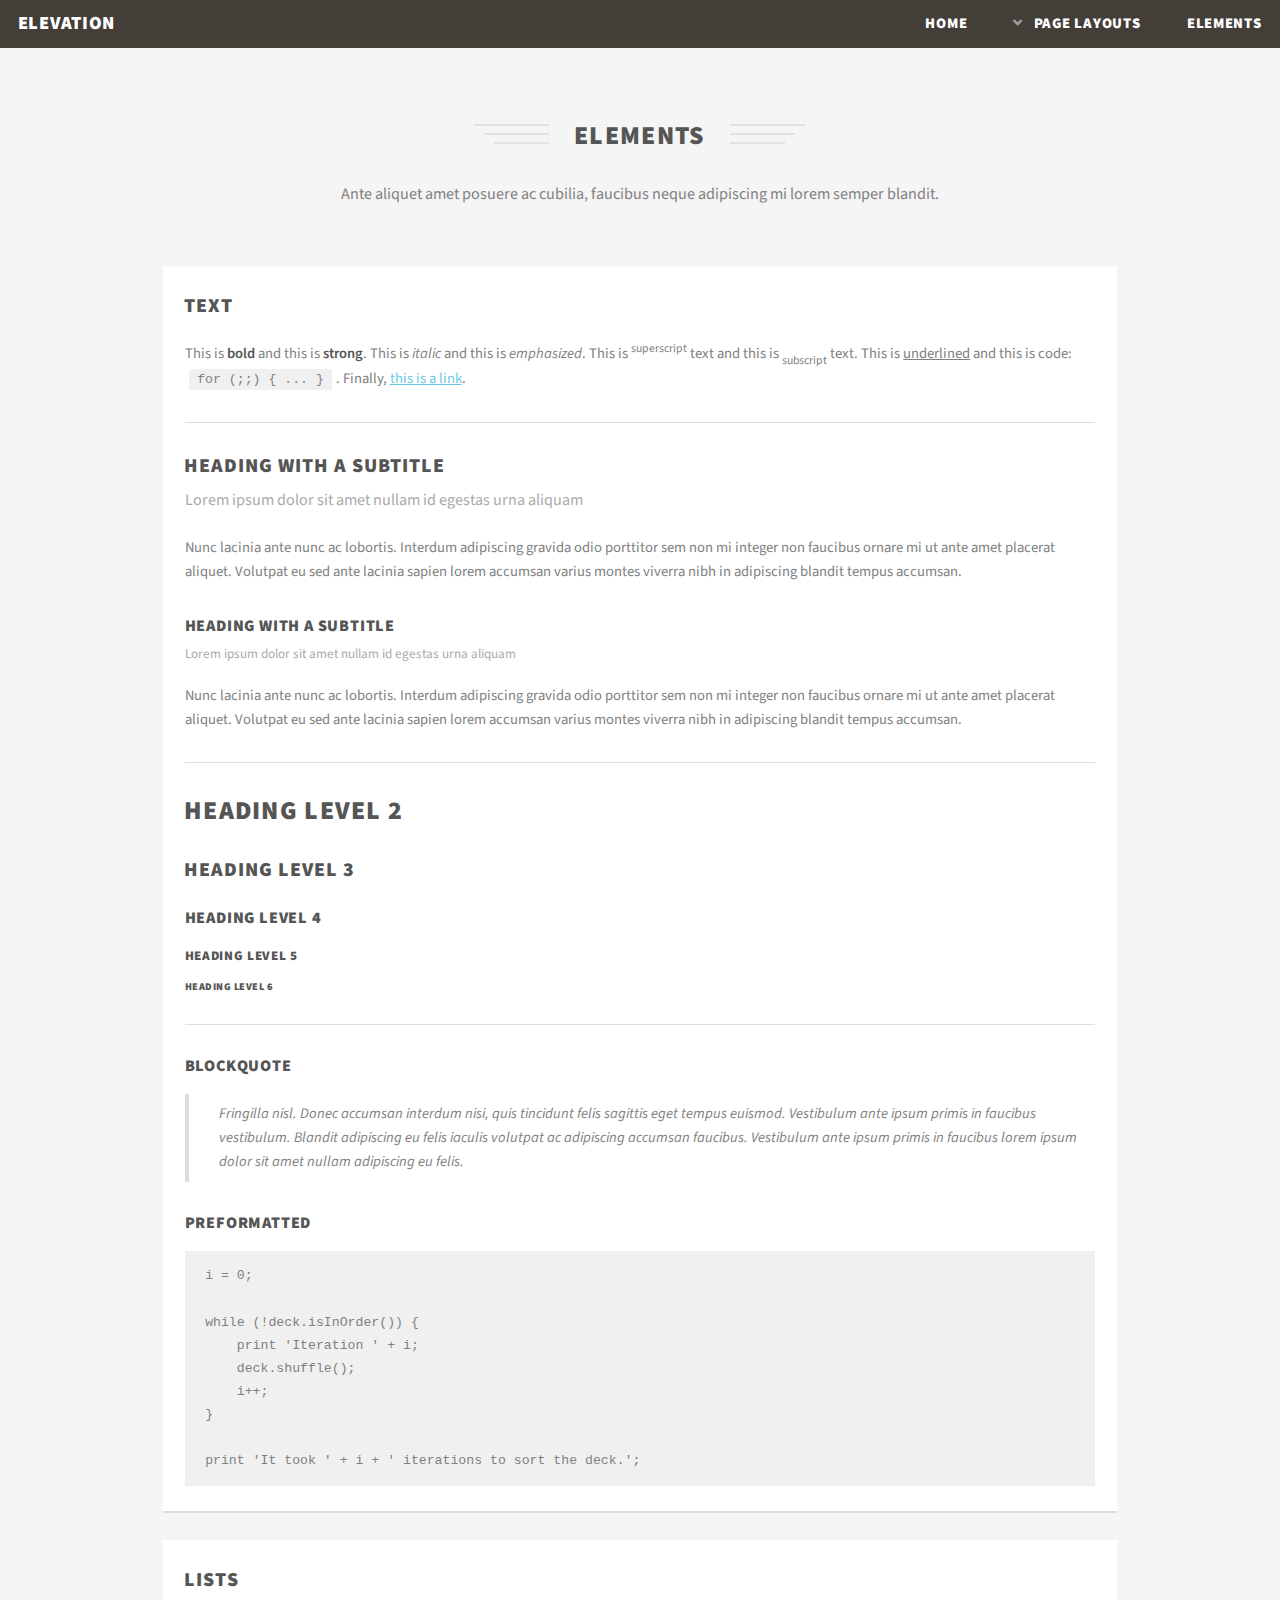
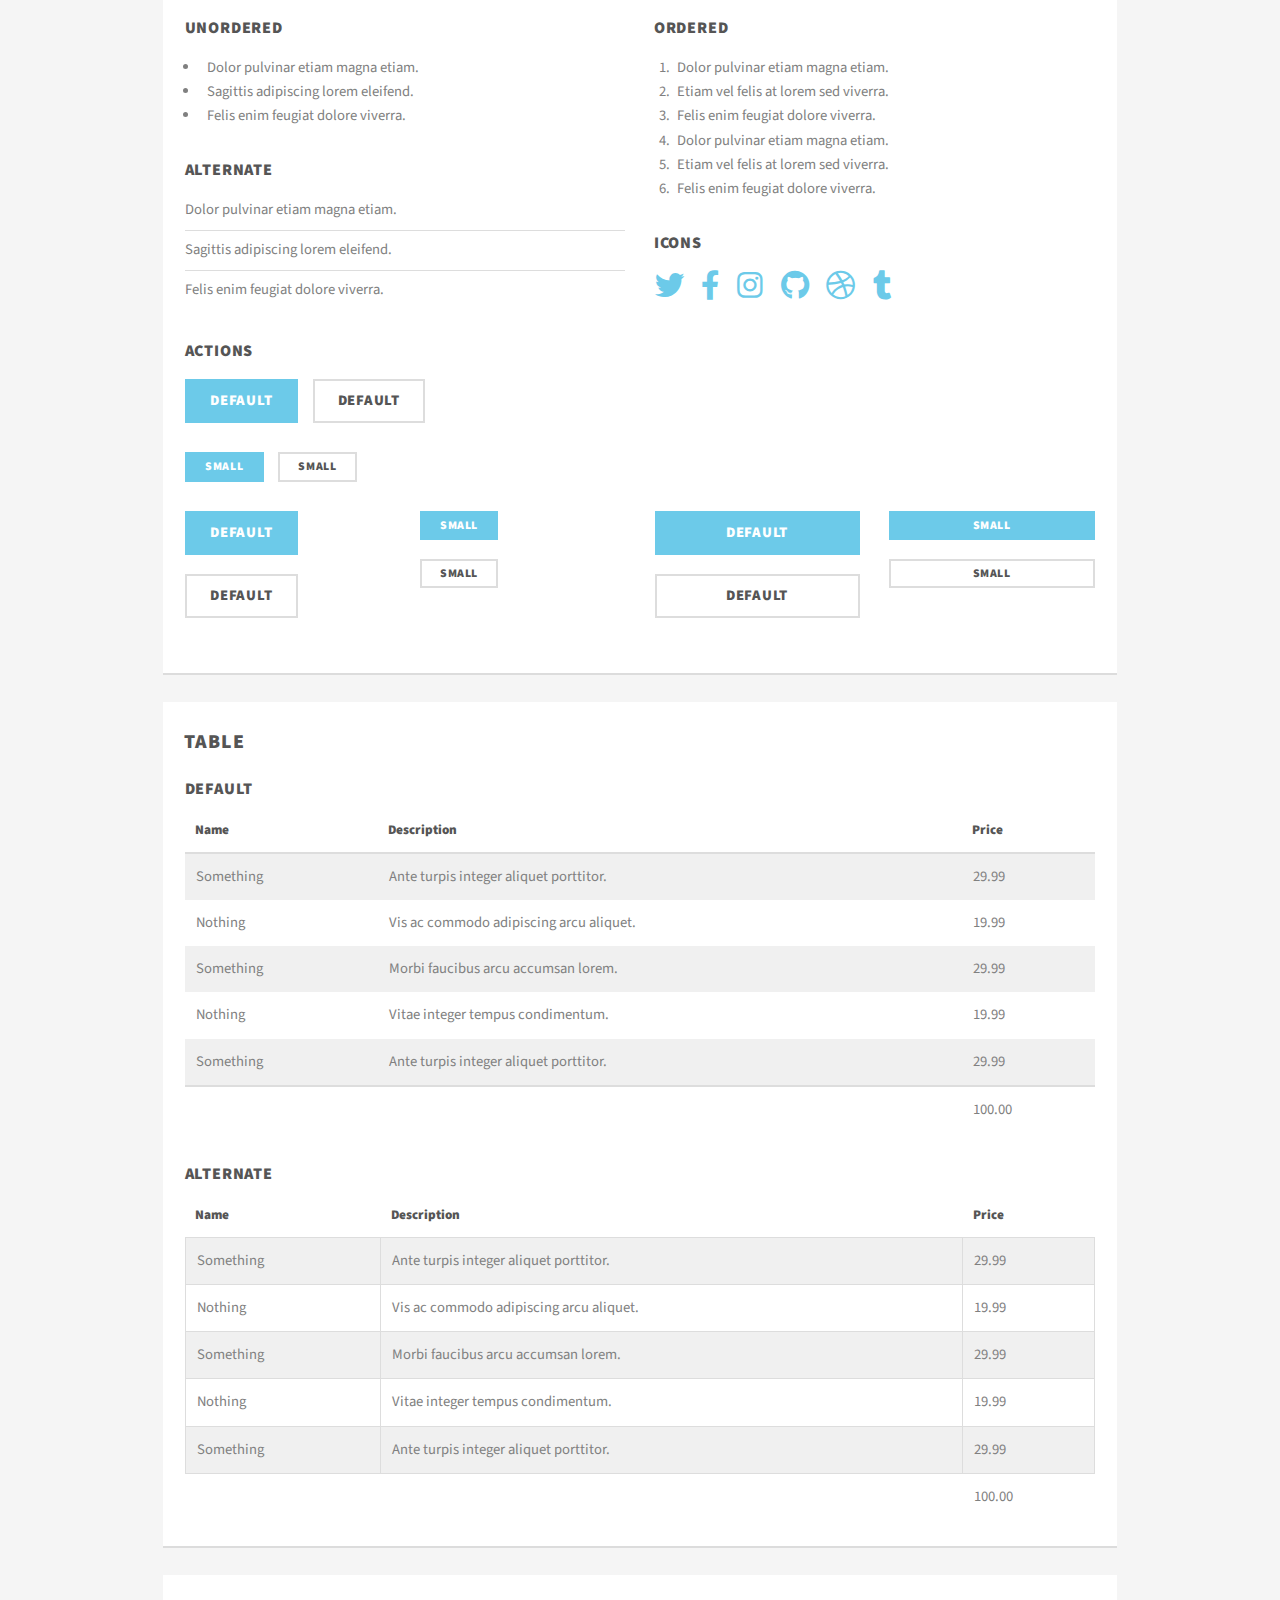
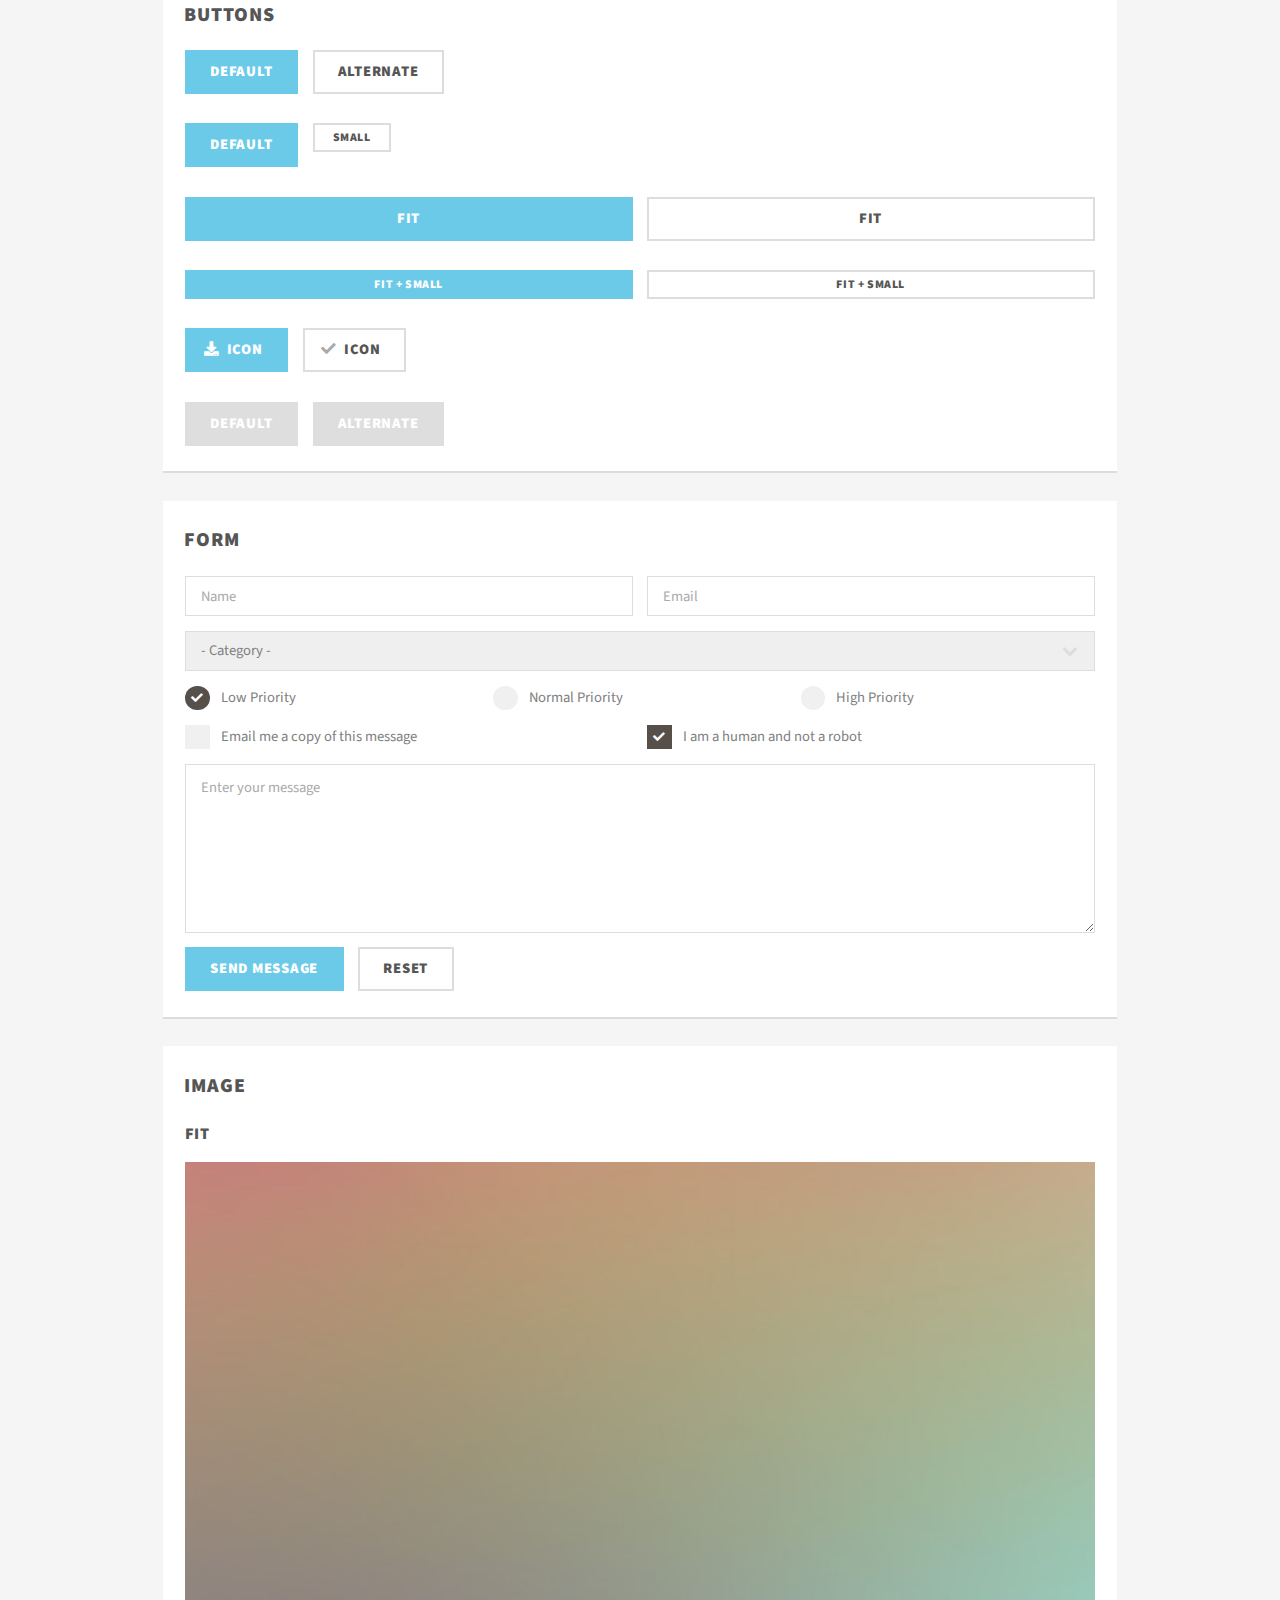
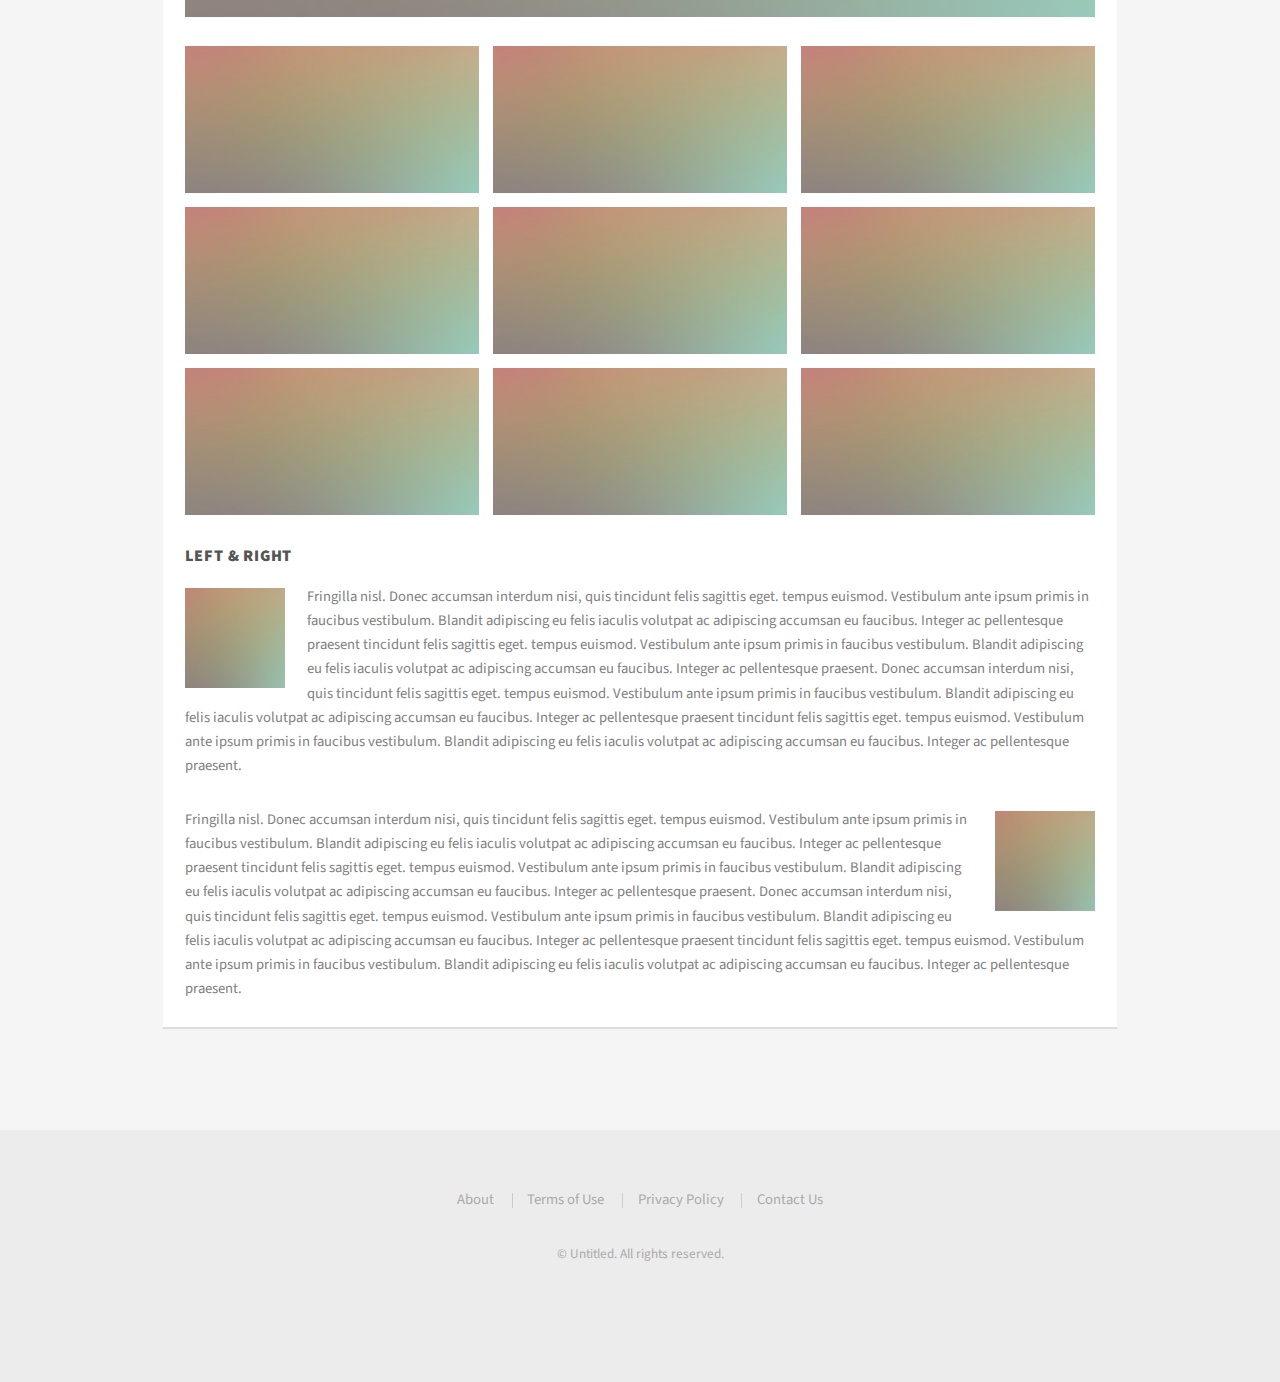
<file: elements.html>
<!DOCTYPE HTML>
<!--
	Elevation by Pixelarity
	pixelarity.com | hello@pixelarity.com
	License: pixelarity.com/license
-->
<html>
	<head>
		<title>Untitled</title>
		<meta charset="utf-8" />
		<meta name="viewport" content="width=device-width, initial-scale=1, user-scalable=no" />
		<link rel="stylesheet" href="assets/css/main.css" />
	</head>
	<body class="is-preload">
		<div id="page-wrapper">

			<!-- Header -->
				<header id="header">
					<h1><a href="index.html">Elevation</a></h1>
					<nav id="nav">
						<ul>
							<li><a href="index.html">Home</a></li>
							<li>
								<a href="#" class="icon solid fa-angle-down">Page Layouts</a>
								<ul>
									<li><a href="left-sidebar.html">Left Sidebar</a></li>
									<li><a href="right-sidebar.html">Right Sidebar</a></li>
									<li><a href="no-sidebar.html">No Sidebar</a></li>
									<li>
										<a href="#">Submenu</a>
										<ul>
											<li><a href="#">Option 1</a></li>
											<li><a href="#">Option 2</a></li>
											<li><a href="#">Option 3</a></li>
											<li><a href="#">Option 4</a></li>
										</ul>
									</li>
								</ul>
							</li>
							<li><a href="elements.html">Elements</a></li>
						</ul>
					</nav>
				</header>

			<!-- Main-->
				<div class="wrapper style1">
					<section id="main" class="container">
						<header class="major">
							<h2>Elements</h2>
							<p>Ante aliquet amet posuere ac cubilia, faucibus neque adipiscing mi lorem semper blandit.</p>
						</header>

						<!-- Text -->
							<section class="box">
								<h3>Text</h3>
								<p>This is <b>bold</b> and this is <strong>strong</strong>. This is <i>italic</i> and this is <em>emphasized</em>.
								This is <sup>superscript</sup> text and this is <sub>subscript</sub> text.
								This is <u>underlined</u> and this is code: <code>for (;;) { ... }</code>. Finally, <a href="#">this is a link</a>.</p>

								<hr />

								<header>
									<h3>Heading with a Subtitle</h3>
									<p>Lorem ipsum dolor sit amet nullam id egestas urna aliquam</p>
								</header>
								<p>Nunc lacinia ante nunc ac lobortis. Interdum adipiscing gravida odio porttitor sem non mi integer non faucibus ornare mi ut ante amet placerat aliquet. Volutpat eu sed ante lacinia sapien lorem accumsan varius montes viverra nibh in adipiscing blandit tempus accumsan.</p>
								<header>
									<h4>Heading with a Subtitle</h4>
									<p>Lorem ipsum dolor sit amet nullam id egestas urna aliquam</p>
								</header>
								<p>Nunc lacinia ante nunc ac lobortis. Interdum adipiscing gravida odio porttitor sem non mi integer non faucibus ornare mi ut ante amet placerat aliquet. Volutpat eu sed ante lacinia sapien lorem accumsan varius montes viverra nibh in adipiscing blandit tempus accumsan.</p>

								<hr />

								<h2>Heading Level 2</h2>
								<h3>Heading Level 3</h3>
								<h4>Heading Level 4</h4>
								<h5>Heading Level 5</h5>
								<h6>Heading Level 6</h6>

								<hr />

								<h4>Blockquote</h4>
								<blockquote>Fringilla nisl. Donec accumsan interdum nisi, quis tincidunt felis sagittis eget tempus euismod. Vestibulum ante ipsum primis in faucibus vestibulum. Blandit adipiscing eu felis iaculis volutpat ac adipiscing accumsan faucibus. Vestibulum ante ipsum primis in faucibus lorem ipsum dolor sit amet nullam adipiscing eu felis.</blockquote>

								<h4>Preformatted</h4>
								<pre>i = 0;

while (!deck.isInOrder()) {
    print 'Iteration ' + i;
    deck.shuffle();
    i++;
}

print 'It took ' + i + ' iterations to sort the deck.';
</pre>
							</section>

						<!-- Lists -->
							<section class="box">
								<h3>Lists</h3>
								<div class="row">
									<div class="col-6 col-12-narrower">

										<h4>Unordered</h4>
										<ul>
											<li>Dolor pulvinar etiam magna etiam.</li>
											<li>Sagittis adipiscing lorem eleifend.</li>
											<li>Felis enim feugiat dolore viverra.</li>
										</ul>

										<h4>Alternate</h4>
										<ul class="alt">
											<li>Dolor pulvinar etiam magna etiam.</li>
											<li>Sagittis adipiscing lorem eleifend.</li>
											<li>Felis enim feugiat dolore viverra.</li>
										</ul>

									</div>
									<div class="col-6 col-12-narrower">

										<h4>Ordered</h4>
										<ol>
											<li>Dolor pulvinar etiam magna etiam.</li>
											<li>Etiam vel felis at lorem sed viverra.</li>
											<li>Felis enim feugiat dolore viverra.</li>
											<li>Dolor pulvinar etiam magna etiam.</li>
											<li>Etiam vel felis at lorem sed viverra.</li>
											<li>Felis enim feugiat dolore viverra.</li>
										</ol>

										<h4>Icons</h4>
										<ul class="icons">
											<li><a href="#" class="icon brands fa-twitter"><span class="label">Twitter</span></a></li>
											<li><a href="#" class="icon brands fa-facebook-f"><span class="label">Facebook</span></a></li>
											<li><a href="#" class="icon brands fa-instagram"><span class="label">Instagram</span></a></li>
											<li><a href="#" class="icon brands fa-github"><span class="label">Github</span></a></li>
											<li><a href="#" class="icon brands fa-dribbble"><span class="label">Dribbble</span></a></li>
											<li><a href="#" class="icon brands fa-tumblr"><span class="label">Tumblr</span></a></li>
										</ul>

									</div>
								</div>

								<h4>Actions</h4>
								<ul class="actions">
									<li><a href="#" class="button">Default</a></li>
									<li><a href="#" class="button alt">Default</a></li>
								</ul>
								<ul class="actions small">
									<li><a href="#" class="button small">Small</a></li>
									<li><a href="#" class="button alt small">Small</a></li>
								</ul>
								<div class="row">
									<div class="col-3 col-12-narrower">
										<ul class="actions stacked">
											<li><a href="#" class="button">Default</a></li>
											<li><a href="#" class="button alt">Default</a></li>
										</ul>
									</div>
									<div class="col-3 col-12-narrower">
										<ul class="actions stacked">
											<li><a href="#" class="button small">Small</a></li>
											<li><a href="#" class="button alt small">Small</a></li>
										</ul>
									</div>
									<div class="col-3 col-12-narrower">
										<ul class="actions stacked">
											<li><a href="#" class="button fit">Default</a></li>
											<li><a href="#" class="button alt fit">Default</a></li>
										</ul>
									</div>
									<div class="col-3 col-12-narrower">
										<ul class="actions stacked">
											<li><a href="#" class="button small fit">Small</a></li>
											<li><a href="#" class="button alt small fit">Small</a></li>
										</ul>
									</div>
								</div>
							</section>

						<!-- Table -->
							<section class="box">
								<h3>Table</h3>

								<h4>Default</h4>
								<div class="table-wrapper">
									<table>
										<thead>
											<tr>
												<th>Name</th>
												<th>Description</th>
												<th>Price</th>
											</tr>
										</thead>
										<tbody>
											<tr>
												<td>Something</td>
												<td>Ante turpis integer aliquet porttitor.</td>
												<td>29.99</td>
											</tr>
											<tr>
												<td>Nothing</td>
												<td>Vis ac commodo adipiscing arcu aliquet.</td>
												<td>19.99</td>
											</tr>
											<tr>
												<td>Something</td>
												<td> Morbi faucibus arcu accumsan lorem.</td>
												<td>29.99</td>
											</tr>
											<tr>
												<td>Nothing</td>
												<td>Vitae integer tempus condimentum.</td>
												<td>19.99</td>
											</tr>
											<tr>
												<td>Something</td>
												<td>Ante turpis integer aliquet porttitor.</td>
												<td>29.99</td>
											</tr>
										</tbody>
										<tfoot>
											<tr>
												<td colspan="2"></td>
												<td>100.00</td>
											</tr>
										</tfoot>
									</table>
								</div>

								<h4>Alternate</h4>
								<div class="table-wrapper">
									<table class="alt">
										<thead>
											<tr>
												<th>Name</th>
												<th>Description</th>
												<th>Price</th>
											</tr>
										</thead>
										<tbody>
											<tr>
												<td>Something</td>
												<td>Ante turpis integer aliquet porttitor.</td>
												<td>29.99</td>
											</tr>
											<tr>
												<td>Nothing</td>
												<td>Vis ac commodo adipiscing arcu aliquet.</td>
												<td>19.99</td>
											</tr>
											<tr>
												<td>Something</td>
												<td> Morbi faucibus arcu accumsan lorem.</td>
												<td>29.99</td>
											</tr>
											<tr>
												<td>Nothing</td>
												<td>Vitae integer tempus condimentum.</td>
												<td>19.99</td>
											</tr>
											<tr>
												<td>Something</td>
												<td>Ante turpis integer aliquet porttitor.</td>
												<td>29.99</td>
											</tr>
										</tbody>
										<tfoot>
											<tr>
												<td colspan="2"></td>
												<td>100.00</td>
											</tr>
										</tfoot>
									</table>
								</div>
							</section>

						<!-- Buttons -->
							<section class="box">
								<h3>Buttons</h3>
								<ul class="actions">
									<li><a href="#" class="button">Default</a></li>
									<li><a href="#" class="button alt">Alternate</a></li>
								</ul>
								<ul class="actions">
									<li><a href="#" class="button">Default</a></li>
									<li><a href="#" class="button alt small">Small</a></li>
								</ul>
								<ul class="actions fit">
									<li><a href="#" class="button fit">Fit</a></li>
									<li><a href="#" class="button alt fit">Fit</a></li>
								</ul>
								<ul class="actions fit small">
									<li><a href="#" class="button fit small">Fit + Small</a></li>
									<li><a href="#" class="button alt fit small">Fit + Small</a></li>
								</ul>
								<ul class="actions">
									<li><a href="#" class="button icon solid fa-download">Icon</a></li>
									<li><a href="#" class="button alt icon solid fa-check">Icon</a></li>
								</ul>
								<ul class="actions">
									<li><span class="button disabled">Default</span></li>
									<li><span class="button alt disabled">Alternate</span></li>
								</ul>
							</section>

						<!-- Form -->
							<section class="box">
								<h3>Form</h3>
								<form method="post" action="#">
									<div class="row gtr-uniform gtr-50">
										<div class="col-6 col-12-narrower">
											<input type="text" name="name" id="name" value="" placeholder="Name" />
										</div>
										<div class="col-6 col-12-narrower">
											<input type="email" name="email" id="email" value="" placeholder="Email" />
										</div>
										<div class="col-12">
											<select name="category" id="category">
												<option value="">- Category -</option>
												<option value="1">Manufacturing</option>
												<option value="1">Shipping</option>
												<option value="1">Administration</option>
												<option value="1">Human Resources</option>
											</select>
										</div>
										<div class="col-4 col-12-narrower">
											<input type="radio" id="priority-low" name="priority" checked>
											<label for="priority-low">Low Priority</label>
										</div>
										<div class="col-4 col-12-narrower">
											<input type="radio" id="priority-normal" name="priority">
											<label for="priority-normal">Normal Priority</label>
										</div>
										<div class="col-4 col-12-narrower">
											<input type="radio" id="priority-high" name="priority">
											<label for="priority-high">High Priority</label>
										</div>
										<div class="col-6 col-12-narrower">
											<input type="checkbox" id="copy" name="copy">
											<label for="copy">Email me a copy of this message</label>
										</div>
										<div class="col-6 col-12-narrower">
											<input type="checkbox" id="human" name="human" checked>
											<label for="human">I am a human and not a robot</label>
										</div>
										<div class="col-12">
											<textarea name="message" id="message" placeholder="Enter your message" rows="6"></textarea>
										</div>
										<div class="col-12">
											<ul class="actions">
												<li><input type="submit" value="Send Message" /></li>
												<li><input type="reset" value="Reset" class="alt" /></li>
											</ul>
										</div>
									</div>
								</form>
							</section>

						<!-- Image -->
							<section class="box">
								<h3>Image</h3>
								<h4>Fit</h4>
								<span class="image fit"><img src="images/pic05.jpg" alt="" /></span>
								<div class="box alt">
									<div class="row gtr-50 gtr-uniform">
										<div class="col-4 col-12-narrower"><span class="image fit"><img src="images/pic05.jpg" alt="" /></span></div>
										<div class="col-4 col-12-narrower"><span class="image fit"><img src="images/pic05.jpg" alt="" /></span></div>
										<div class="col-4 col-12-narrower"><span class="image fit"><img src="images/pic05.jpg" alt="" /></span></div>
										<div class="col-4 col-12-narrower"><span class="image fit"><img src="images/pic05.jpg" alt="" /></span></div>
										<div class="col-4 col-12-narrower"><span class="image fit"><img src="images/pic05.jpg" alt="" /></span></div>
										<div class="col-4 col-12-narrower"><span class="image fit"><img src="images/pic05.jpg" alt="" /></span></div>
										<div class="col-4 col-12-narrower"><span class="image fit"><img src="images/pic05.jpg" alt="" /></span></div>
										<div class="col-4 col-12-narrower"><span class="image fit"><img src="images/pic05.jpg" alt="" /></span></div>
										<div class="col-4 col-12-narrower"><span class="image fit"><img src="images/pic05.jpg" alt="" /></span></div>
									</div>
								</div>

								<h4>Left &amp; Right</h4>
								<p><span class="image left"><img src="images/pic06.jpg" alt="" /></span>Fringilla nisl. Donec accumsan interdum nisi, quis tincidunt felis sagittis eget. tempus euismod. Vestibulum ante ipsum primis in faucibus vestibulum. Blandit adipiscing eu felis iaculis volutpat ac adipiscing accumsan eu faucibus. Integer ac pellentesque praesent tincidunt felis sagittis eget. tempus euismod. Vestibulum ante ipsum primis in faucibus vestibulum. Blandit adipiscing eu felis iaculis volutpat ac adipiscing accumsan eu faucibus. Integer ac pellentesque praesent. Donec accumsan interdum nisi, quis tincidunt felis sagittis eget. tempus euismod. Vestibulum ante ipsum primis in faucibus vestibulum. Blandit adipiscing eu felis iaculis volutpat ac adipiscing accumsan eu faucibus. Integer ac pellentesque praesent tincidunt felis sagittis eget. tempus euismod. Vestibulum ante ipsum primis in faucibus vestibulum. Blandit adipiscing eu felis iaculis volutpat ac adipiscing accumsan eu faucibus. Integer ac pellentesque praesent.</p>
								<p><span class="image right"><img src="images/pic06.jpg" alt="" /></span>Fringilla nisl. Donec accumsan interdum nisi, quis tincidunt felis sagittis eget. tempus euismod. Vestibulum ante ipsum primis in faucibus vestibulum. Blandit adipiscing eu felis iaculis volutpat ac adipiscing accumsan eu faucibus. Integer ac pellentesque praesent tincidunt felis sagittis eget. tempus euismod. Vestibulum ante ipsum primis in faucibus vestibulum. Blandit adipiscing eu felis iaculis volutpat ac adipiscing accumsan eu faucibus. Integer ac pellentesque praesent. Donec accumsan interdum nisi, quis tincidunt felis sagittis eget. tempus euismod. Vestibulum ante ipsum primis in faucibus vestibulum. Blandit adipiscing eu felis iaculis volutpat ac adipiscing accumsan eu faucibus. Integer ac pellentesque praesent tincidunt felis sagittis eget. tempus euismod. Vestibulum ante ipsum primis in faucibus vestibulum. Blandit adipiscing eu felis iaculis volutpat ac adipiscing accumsan eu faucibus. Integer ac pellentesque praesent.</p>
							</section>

					</section>
				</div>

			<!-- Footer -->
				<footer id="footer">
					<ul class="menu">
						<li><a href="#">About</a></li>
						<li><a href="#">Terms of Use</a></li>
						<li><a href="#">Privacy Policy</a></li>
						<li><a href="#">Contact Us</a></li>
					</ul>
					<div class="copyright">
						&copy; Untitled. All rights reserved.
					</div>
				</footer>

		</div>

		<!-- Scripts -->
			<script src="assets/js/jquery.min.js"></script>
			<script src="assets/js/jquery.dropotron.min.js"></script>
			<script src="assets/js/jquery.scrollex.min.js"></script>
			<script src="assets/js/browser.min.js"></script>
			<script src="assets/js/breakpoints.min.js"></script>
			<script src="assets/js/util.js"></script>
			<script src="assets/js/main.js"></script>
	</body>
</html>
</file>
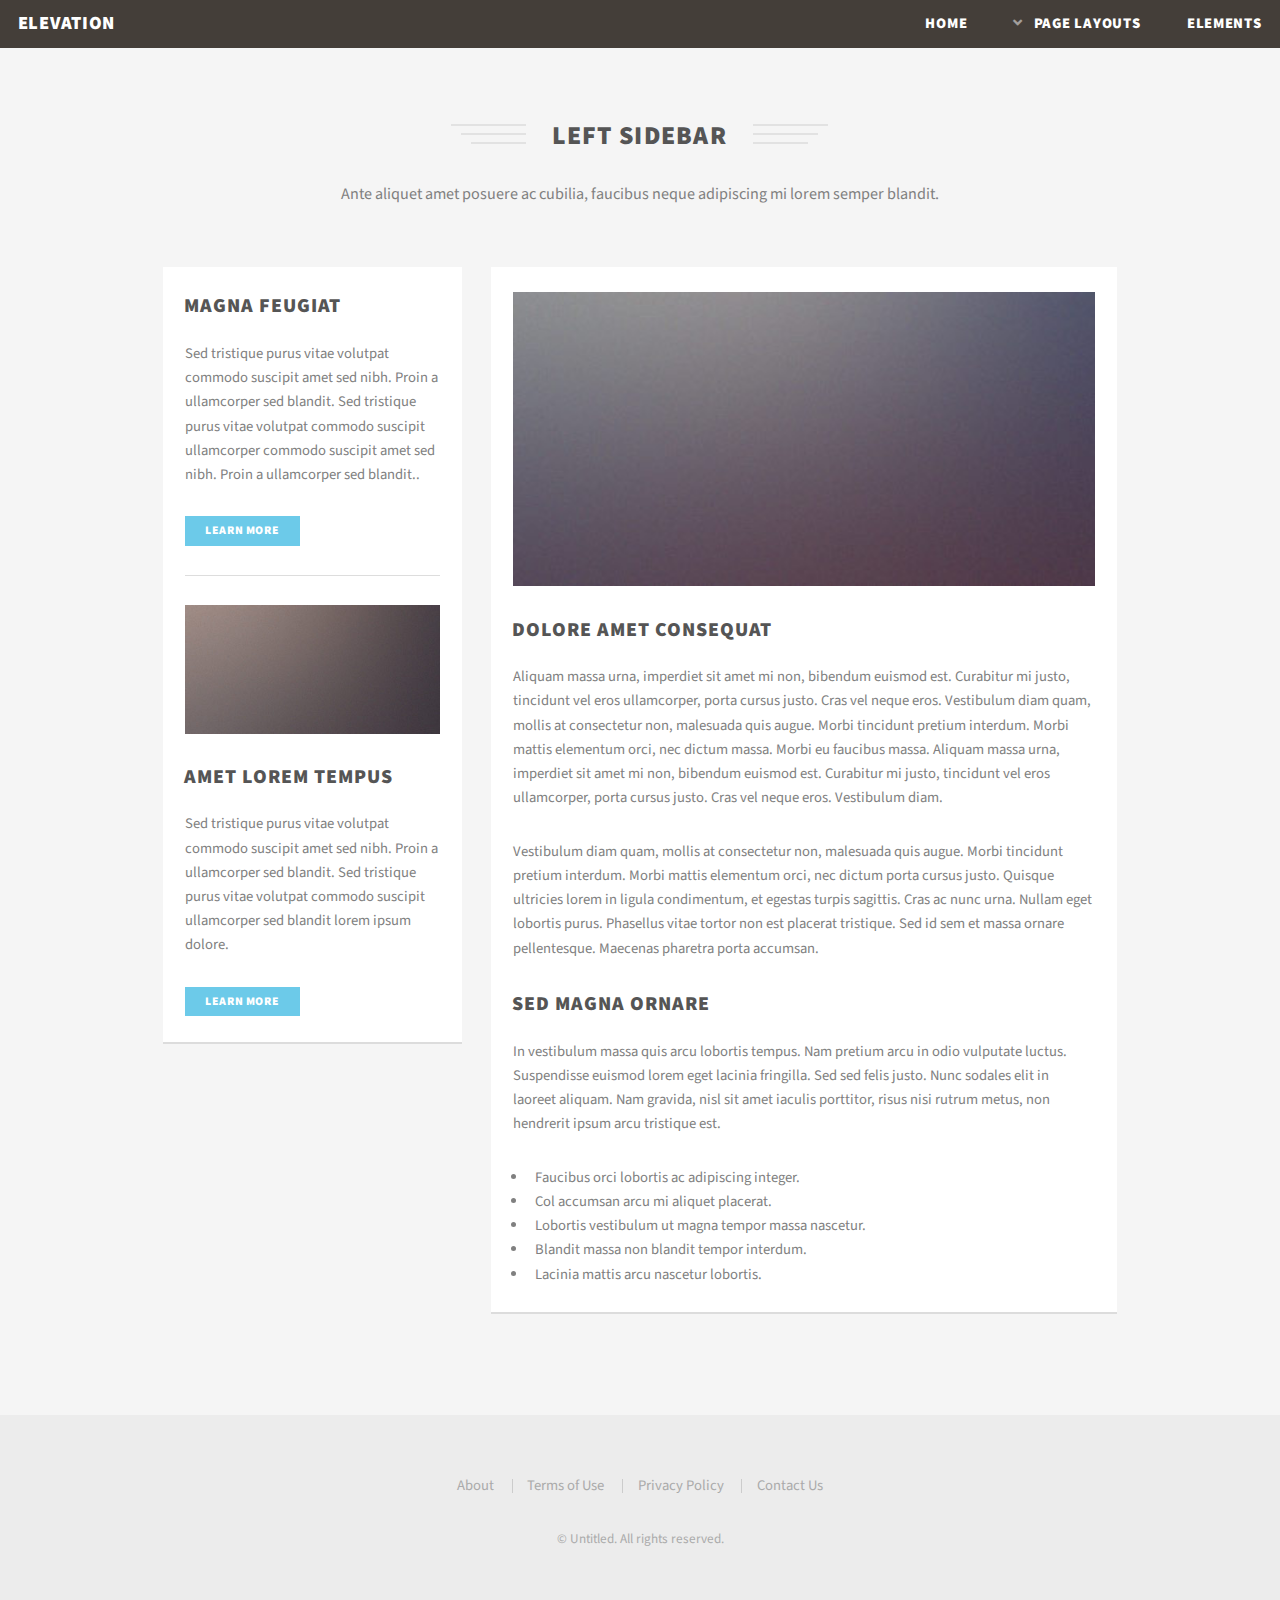
<file: left-sidebar.html>
<!DOCTYPE HTML>
<!--
	Elevation by Pixelarity
	pixelarity.com | hello@pixelarity.com
	License: pixelarity.com/license
-->
<html>
	<head>
		<title>Untitled</title>
		<meta charset="utf-8" />
		<meta name="viewport" content="width=device-width, initial-scale=1, user-scalable=no" />
		<link rel="stylesheet" href="assets/css/main.css" />
	</head>
	<body class="is-preload">
		<div id="page-wrapper">

			<!-- Header -->
				<header id="header">
					<h1><a href="index.html">Elevation</a></h1>
					<nav id="nav">
						<ul>
							<li><a href="index.html">Home</a></li>
							<li>
								<a href="#" class="icon solid fa-angle-down">Page Layouts</a>
								<ul>
									<li><a href="left-sidebar.html">Left Sidebar</a></li>
									<li><a href="right-sidebar.html">Right Sidebar</a></li>
									<li><a href="no-sidebar.html">No Sidebar</a></li>
									<li>
										<a href="#">Submenu</a>
										<ul>
											<li><a href="#">Option 1</a></li>
											<li><a href="#">Option 2</a></li>
											<li><a href="#">Option 3</a></li>
											<li><a href="#">Option 4</a></li>
										</ul>
									</li>
								</ul>
							</li>
							<li><a href="elements.html">Elements</a></li>
						</ul>
					</nav>
				</header>

			<!-- Main-->
				<div class="wrapper style1">
					<section id="main" class="container">
						<header class="major">
							<h2>Left Sidebar</h2>
							<p>Ante aliquet amet posuere ac cubilia, faucibus neque adipiscing mi lorem semper blandit.</p>
						</header>
						<div class="row">
							<div class="col-4 col-12-narrower">

								<!-- Sidebar -->
									<section id="sidebar" class="box">
										<section>
											<h3>Magna Feugiat</h3>
											<p>Sed tristique purus vitae volutpat commodo suscipit amet sed nibh. Proin a ullamcorper sed blandit. Sed tristique purus vitae volutpat commodo suscipit ullamcorper commodo suscipit amet sed nibh. Proin a ullamcorper sed blandit..</p>
											<footer>
												<ul class="actions">
													<li><a href="#" class="button small">Learn More</a></li>
												</ul>
											</footer>
										</section>
										<hr />
										<section>
											<a href="#" class="image fit"><img src="images/pic02.jpg" alt="" /></a>
											<h3>Amet Lorem Tempus</h3>
											<p>Sed tristique purus vitae volutpat commodo suscipit amet sed nibh. Proin a ullamcorper sed blandit. Sed tristique purus vitae volutpat commodo suscipit ullamcorper sed blandit lorem ipsum dolore.</p>
											<footer>
												<ul class="actions">
													<li><a href="#" class="button small">Learn More</a></li>
												</ul>
											</footer>
										</section>
									</section>

							</div>
							<div class="col-8 col-12-narrower imp-narrower">

								<!-- Content -->
									<section id="content" class="box">
										<a href="#" class="image fit"><img src="images/pic01.jpg" alt="" /></a>
										<h3>Dolore Amet Consequat</h3>
										<p>Aliquam massa urna, imperdiet sit amet mi non, bibendum euismod est. Curabitur mi justo, tincidunt vel eros ullamcorper, porta cursus justo. Cras vel neque eros. Vestibulum diam quam, mollis at consectetur non, malesuada quis augue. Morbi tincidunt pretium interdum. Morbi mattis elementum orci, nec dictum massa. Morbi eu faucibus massa. Aliquam massa urna, imperdiet sit amet mi non, bibendum euismod est. Curabitur mi justo, tincidunt vel eros ullamcorper, porta cursus justo. Cras vel neque eros. Vestibulum diam.</p>
										<p>Vestibulum diam quam, mollis at consectetur non, malesuada quis augue. Morbi tincidunt pretium interdum. Morbi mattis elementum orci, nec dictum porta cursus justo. Quisque ultricies lorem in ligula condimentum, et egestas turpis sagittis. Cras ac nunc urna. Nullam eget lobortis purus. Phasellus vitae tortor non est placerat tristique. Sed id sem et massa ornare pellentesque. Maecenas pharetra porta accumsan. </p>
										<h3>Sed Magna Ornare</h3>
										<p>In vestibulum massa quis arcu lobortis tempus. Nam pretium arcu in odio vulputate luctus. Suspendisse euismod lorem eget lacinia fringilla. Sed sed felis justo. Nunc sodales elit in laoreet aliquam. Nam gravida, nisl sit amet iaculis porttitor, risus nisi rutrum metus, non hendrerit ipsum arcu tristique est.</p>
										<ul>
											<li>Faucibus orci lobortis ac adipiscing integer.</li>
											<li>Col accumsan arcu mi aliquet placerat.</li>
											<li>Lobortis vestibulum ut magna tempor massa nascetur.</li>
											<li>Blandit massa non blandit tempor interdum.</li>
											<li>Lacinia mattis arcu nascetur lobortis.</li>
										</ul>
									</section>

							</div>
						</div>
					</section>
				</div>

			<!-- Footer -->
				<footer id="footer">
					<ul class="menu">
						<li><a href="#">About</a></li>
						<li><a href="#">Terms of Use</a></li>
						<li><a href="#">Privacy Policy</a></li>
						<li><a href="#">Contact Us</a></li>
					</ul>
					<div class="copyright">
						&copy; Untitled. All rights reserved.
					</div>
				</footer>

		</div>

		<!-- Scripts -->
			<script src="assets/js/jquery.min.js"></script>
			<script src="assets/js/jquery.dropotron.min.js"></script>
			<script src="assets/js/jquery.scrollex.min.js"></script>
			<script src="assets/js/browser.min.js"></script>
			<script src="assets/js/breakpoints.min.js"></script>
			<script src="assets/js/util.js"></script>
			<script src="assets/js/main.js"></script>
	</body>
</html>
</file>
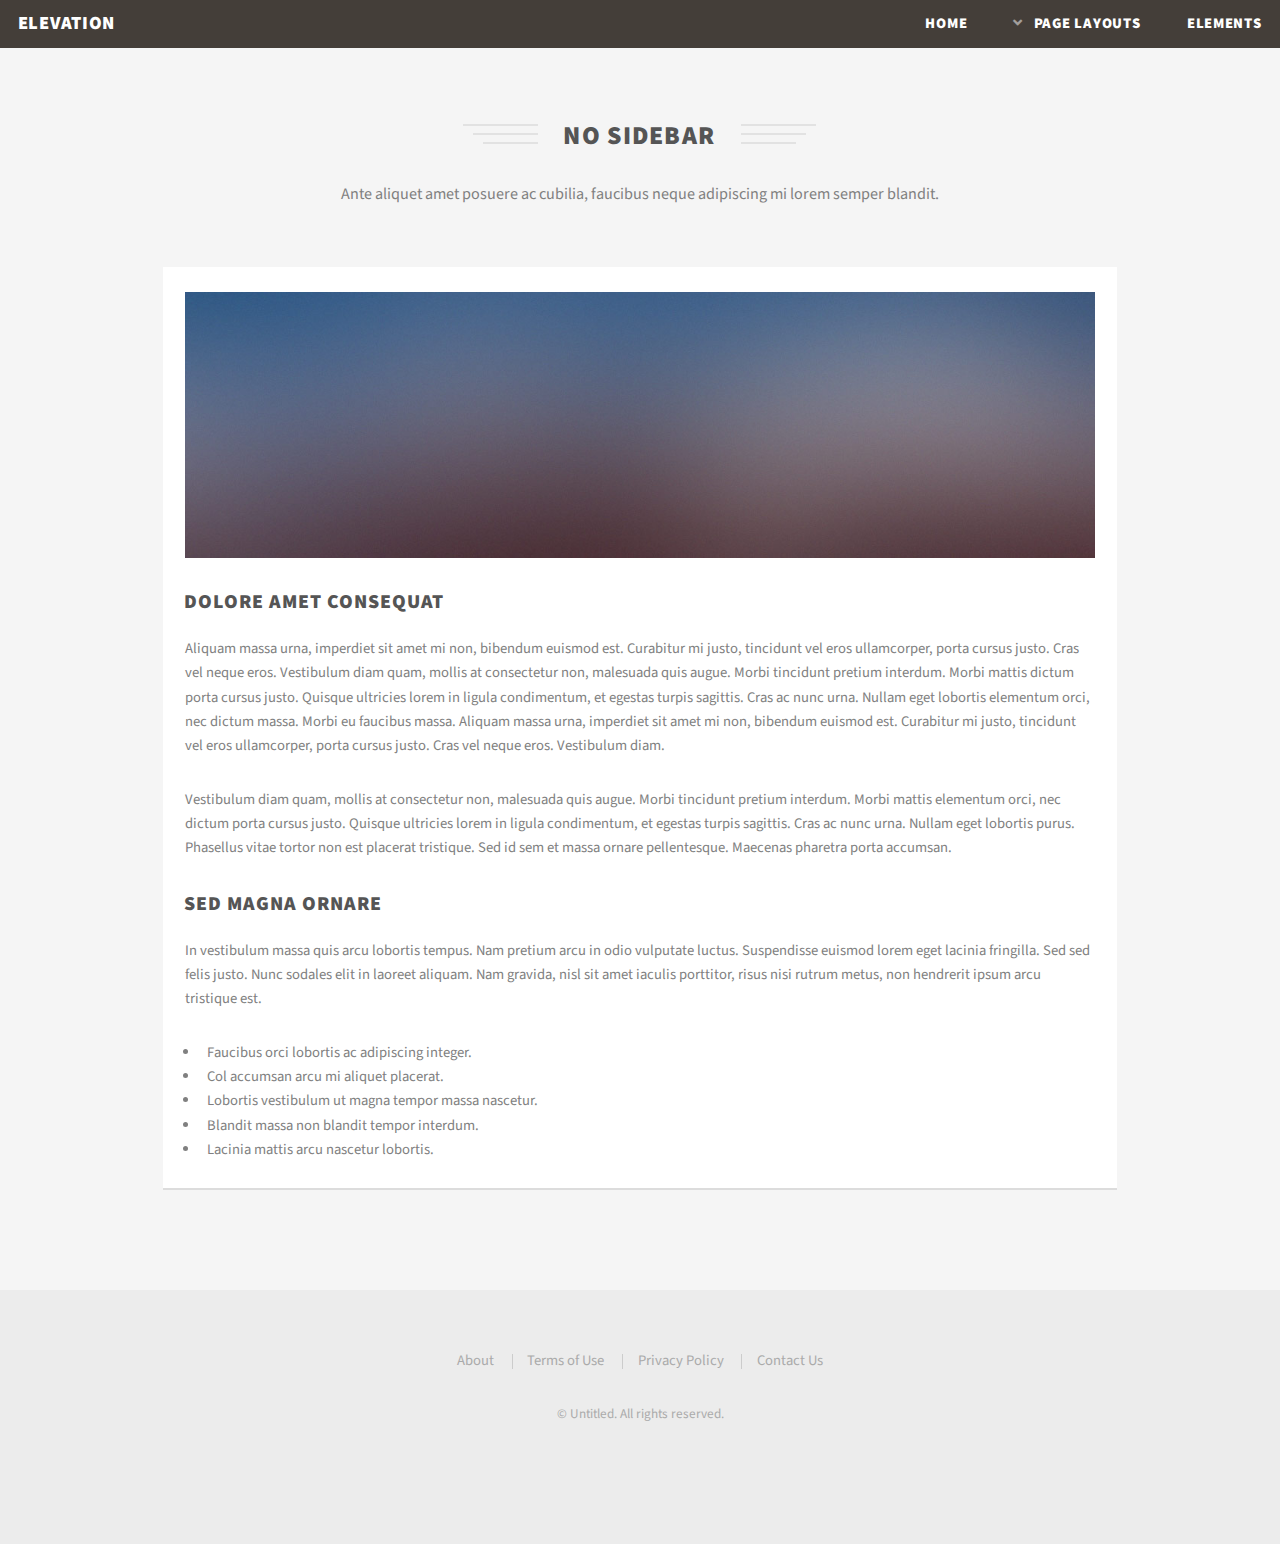
<file: no-sidebar.html>
<!DOCTYPE HTML>
<!--
	Elevation by Pixelarity
	pixelarity.com | hello@pixelarity.com
	License: pixelarity.com/license
-->
<html>
	<head>
		<title>Untitled</title>
		<meta charset="utf-8" />
		<meta name="viewport" content="width=device-width, initial-scale=1, user-scalable=no" />
		<link rel="stylesheet" href="assets/css/main.css" />
	</head>
	<body class="is-preload">
		<div id="page-wrapper">

			<!-- Header -->
				<header id="header">
					<h1><a href="index.html">Elevation</a></h1>
					<nav id="nav">
						<ul>
							<li><a href="index.html">Home</a></li>
							<li>
								<a href="#" class="icon solid fa-angle-down">Page Layouts</a>
								<ul>
									<li><a href="left-sidebar.html">Left Sidebar</a></li>
									<li><a href="right-sidebar.html">Right Sidebar</a></li>
									<li><a href="no-sidebar.html">No Sidebar</a></li>
									<li>
										<a href="#">Submenu</a>
										<ul>
											<li><a href="#">Option 1</a></li>
											<li><a href="#">Option 2</a></li>
											<li><a href="#">Option 3</a></li>
											<li><a href="#">Option 4</a></li>
										</ul>
									</li>
								</ul>
							</li>
							<li><a href="elements.html">Elements</a></li>
						</ul>
					</nav>
				</header>

			<!-- Main-->
				<div class="wrapper style1">
					<section id="main" class="container">
						<header class="major">
							<h2>No Sidebar</h2>
							<p>Ante aliquet amet posuere ac cubilia, faucibus neque adipiscing mi lorem semper blandit.</p>
						</header>

						<!-- Content -->
							<section id="content" class="box">
								<a href="#" class="image fit"><img src="images/pic04.jpg" alt="" /></a>
								<h3>Dolore Amet Consequat</h3>
								<p>Aliquam massa urna, imperdiet sit amet mi non, bibendum euismod est. Curabitur mi justo, tincidunt vel eros ullamcorper, porta cursus justo. Cras vel neque eros. Vestibulum diam quam, mollis at consectetur non, malesuada quis augue. Morbi tincidunt pretium interdum. Morbi mattis dictum porta cursus justo. Quisque ultricies lorem in ligula condimentum, et egestas turpis sagittis. Cras ac nunc urna. Nullam eget lobortis elementum orci, nec dictum massa. Morbi eu faucibus massa. Aliquam massa urna, imperdiet sit amet mi non, bibendum euismod est. Curabitur mi justo, tincidunt vel eros ullamcorper, porta cursus justo. Cras vel neque eros. Vestibulum diam.</p>
								<p>Vestibulum diam quam, mollis at consectetur non, malesuada quis augue. Morbi tincidunt pretium interdum. Morbi mattis elementum orci, nec dictum porta cursus justo. Quisque ultricies lorem in ligula condimentum, et egestas turpis sagittis. Cras ac nunc urna. Nullam eget lobortis purus. Phasellus vitae tortor non est placerat tristique. Sed id sem et massa ornare pellentesque. Maecenas pharetra porta accumsan. </p>
								<h3>Sed Magna Ornare</h3>
								<p>In vestibulum massa quis arcu lobortis tempus. Nam pretium arcu in odio vulputate luctus. Suspendisse euismod lorem eget lacinia fringilla. Sed sed felis justo. Nunc sodales elit in laoreet aliquam. Nam gravida, nisl sit amet iaculis porttitor, risus nisi rutrum metus, non hendrerit ipsum arcu tristique est.</p>
								<ul>
									<li>Faucibus orci lobortis ac adipiscing integer.</li>
									<li>Col accumsan arcu mi aliquet placerat.</li>
									<li>Lobortis vestibulum ut magna tempor massa nascetur.</li>
									<li>Blandit massa non blandit tempor interdum.</li>
									<li>Lacinia mattis arcu nascetur lobortis.</li>
								</ul>
							</section>

					</section>
				</div>

			<!-- Footer -->
				<footer id="footer">
					<ul class="menu">
						<li><a href="#">About</a></li>
						<li><a href="#">Terms of Use</a></li>
						<li><a href="#">Privacy Policy</a></li>
						<li><a href="#">Contact Us</a></li>
					</ul>
					<div class="copyright">
						&copy; Untitled. All rights reserved.
					</div>
				</footer>

		</div>

		<!-- Scripts -->
			<script src="assets/js/jquery.min.js"></script>
			<script src="assets/js/jquery.dropotron.min.js"></script>
			<script src="assets/js/jquery.scrollex.min.js"></script>
			<script src="assets/js/browser.min.js"></script>
			<script src="assets/js/breakpoints.min.js"></script>
			<script src="assets/js/util.js"></script>
			<script src="assets/js/main.js"></script>
	</body>
</html>
</file>
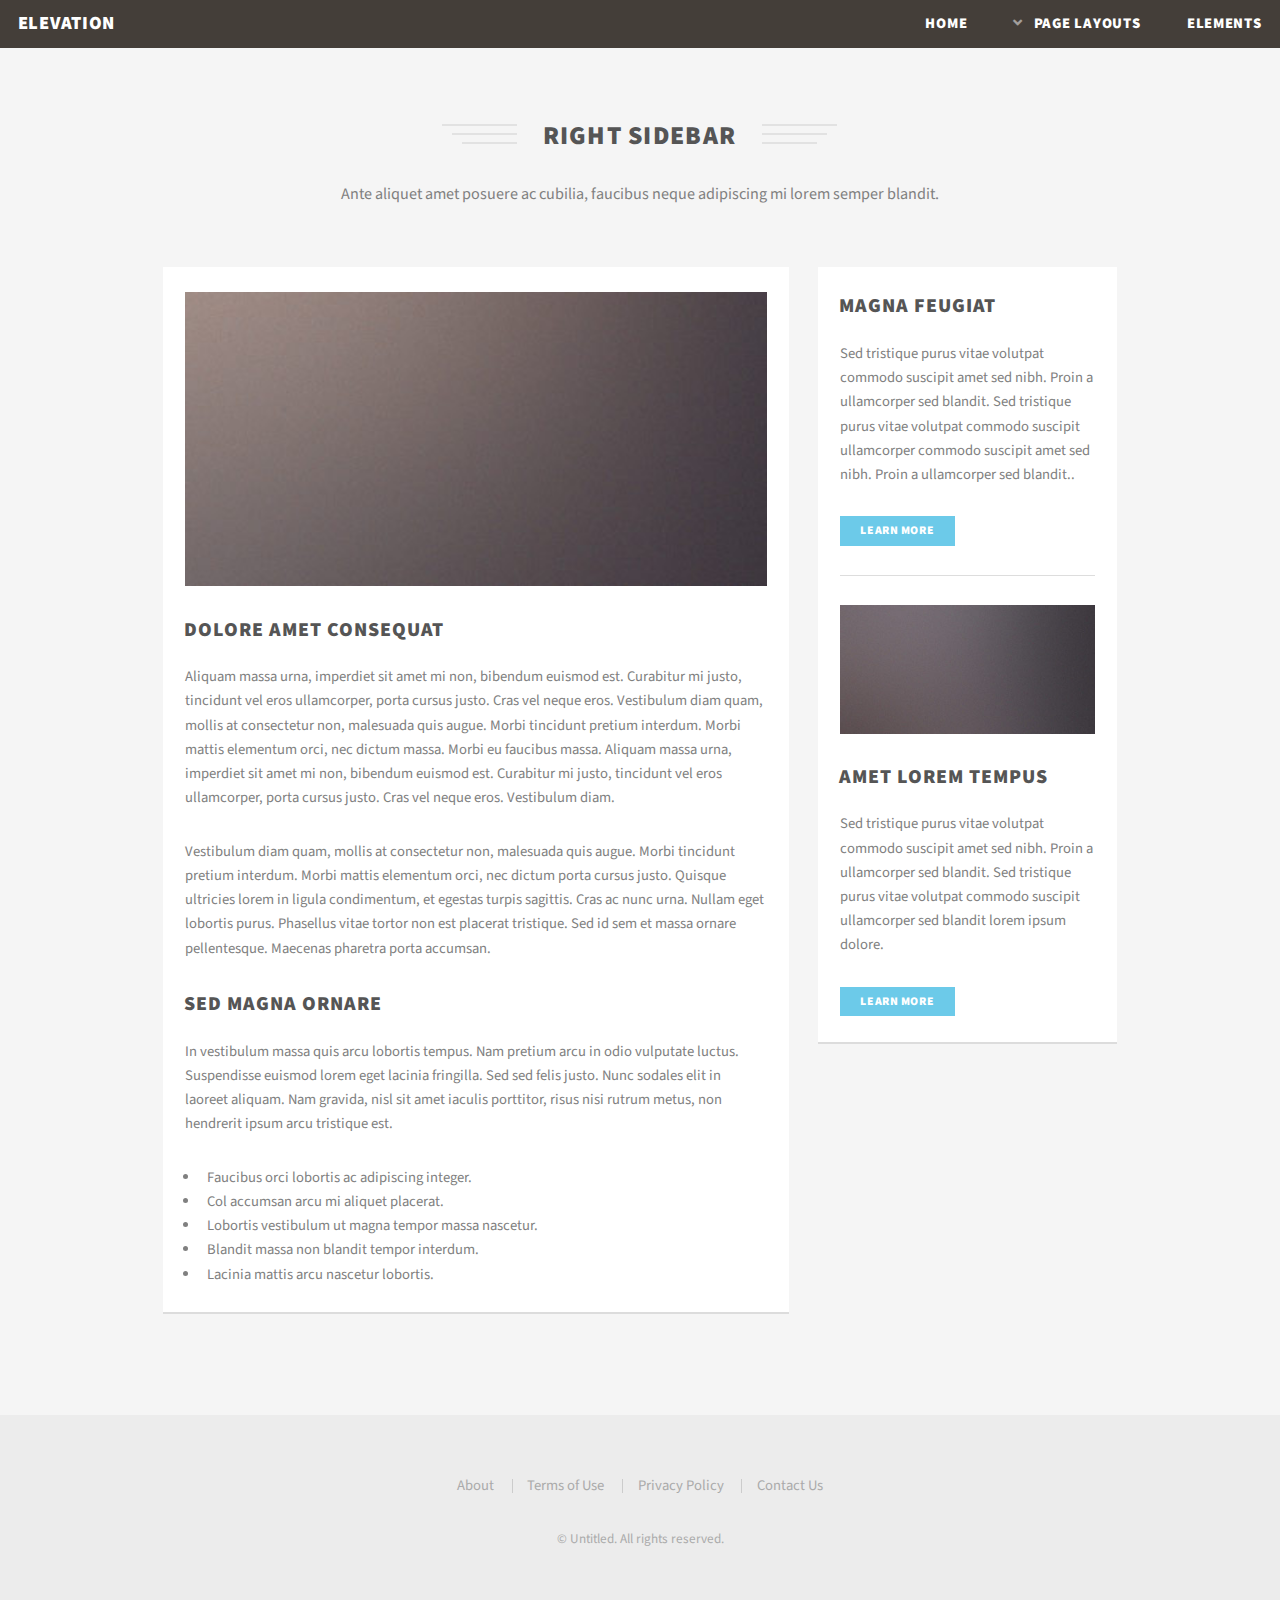
<file: right-sidebar.html>
<!DOCTYPE HTML>
<!--
	Elevation by Pixelarity
	pixelarity.com | hello@pixelarity.com
	License: pixelarity.com/license
-->
<html>
	<head>
		<title>Untitled</title>
		<meta charset="utf-8" />
		<meta name="viewport" content="width=device-width, initial-scale=1, user-scalable=no" />
		<link rel="stylesheet" href="assets/css/main.css" />
	</head>
	<body class="is-preload">
		<div id="page-wrapper">

			<!-- Header -->
				<header id="header">
					<h1><a href="index.html">Elevation</a></h1>
					<nav id="nav">
						<ul>
							<li><a href="index.html">Home</a></li>
							<li>
								<a href="#" class="icon solid fa-angle-down">Page Layouts</a>
								<ul>
									<li><a href="left-sidebar.html">Left Sidebar</a></li>
									<li><a href="right-sidebar.html">Right Sidebar</a></li>
									<li><a href="no-sidebar.html">No Sidebar</a></li>
									<li>
										<a href="#">Submenu</a>
										<ul>
											<li><a href="#">Option 1</a></li>
											<li><a href="#">Option 2</a></li>
											<li><a href="#">Option 3</a></li>
											<li><a href="#">Option 4</a></li>
										</ul>
									</li>
								</ul>
							</li>
							<li><a href="elements.html">Elements</a></li>
						</ul>
					</nav>
				</header>

			<!-- Main-->
				<div class="wrapper style1">
					<section id="main" class="container">
						<header class="major">
							<h2>Right Sidebar</h2>
							<p>Ante aliquet amet posuere ac cubilia, faucibus neque adipiscing mi lorem semper blandit.</p>
						</header>
						<div class="row">
							<div class="col-8 col-12-narrower">

								<!-- Content -->
									<section id="content" class="box">
										<a href="#" class="image fit"><img src="images/pic02.jpg" alt="" /></a>
										<h3>Dolore Amet Consequat</h3>
										<p>Aliquam massa urna, imperdiet sit amet mi non, bibendum euismod est. Curabitur mi justo, tincidunt vel eros ullamcorper, porta cursus justo. Cras vel neque eros. Vestibulum diam quam, mollis at consectetur non, malesuada quis augue. Morbi tincidunt pretium interdum. Morbi mattis elementum orci, nec dictum massa. Morbi eu faucibus massa. Aliquam massa urna, imperdiet sit amet mi non, bibendum euismod est. Curabitur mi justo, tincidunt vel eros ullamcorper, porta cursus justo. Cras vel neque eros. Vestibulum diam.</p>
										<p>Vestibulum diam quam, mollis at consectetur non, malesuada quis augue. Morbi tincidunt pretium interdum. Morbi mattis elementum orci, nec dictum porta cursus justo. Quisque ultricies lorem in ligula condimentum, et egestas turpis sagittis. Cras ac nunc urna. Nullam eget lobortis purus. Phasellus vitae tortor non est placerat tristique. Sed id sem et massa ornare pellentesque. Maecenas pharetra porta accumsan. </p>
										<h3>Sed Magna Ornare</h3>
										<p>In vestibulum massa quis arcu lobortis tempus. Nam pretium arcu in odio vulputate luctus. Suspendisse euismod lorem eget lacinia fringilla. Sed sed felis justo. Nunc sodales elit in laoreet aliquam. Nam gravida, nisl sit amet iaculis porttitor, risus nisi rutrum metus, non hendrerit ipsum arcu tristique est.</p>
										<ul>
											<li>Faucibus orci lobortis ac adipiscing integer.</li>
											<li>Col accumsan arcu mi aliquet placerat.</li>
											<li>Lobortis vestibulum ut magna tempor massa nascetur.</li>
											<li>Blandit massa non blandit tempor interdum.</li>
											<li>Lacinia mattis arcu nascetur lobortis.</li>
										</ul>
									</section>

							</div>
							<div class="col-4 col-12-narrower">

								<!-- Sidebar -->
									<section id="sidebar" class="box">
										<section>
											<h3>Magna Feugiat</h3>
											<p>Sed tristique purus vitae volutpat commodo suscipit amet sed nibh. Proin a ullamcorper sed blandit. Sed tristique purus vitae volutpat commodo suscipit ullamcorper commodo suscipit amet sed nibh. Proin a ullamcorper sed blandit..</p>
											<footer>
												<ul class="actions">
													<li><a href="#" class="button small">Learn More</a></li>
												</ul>
											</footer>
										</section>
										<hr />
										<section>
											<a href="#" class="image fit"><img src="images/pic03.jpg" alt="" /></a>
											<h3>Amet Lorem Tempus</h3>
											<p>Sed tristique purus vitae volutpat commodo suscipit amet sed nibh. Proin a ullamcorper sed blandit. Sed tristique purus vitae volutpat commodo suscipit ullamcorper sed blandit lorem ipsum dolore.</p>
											<footer>
												<ul class="actions">
													<li><a href="#" class="button small">Learn More</a></li>
												</ul>
											</footer>
										</section>
									</section>

							</div>
						</div>
					</section>
				</div>

			<!-- Footer -->
				<footer id="footer">
					<ul class="menu">
						<li><a href="#">About</a></li>
						<li><a href="#">Terms of Use</a></li>
						<li><a href="#">Privacy Policy</a></li>
						<li><a href="#">Contact Us</a></li>
					</ul>
					<div class="copyright">
						&copy; Untitled. All rights reserved.
					</div>
				</footer>

		</div>

		<!-- Scripts -->
			<script src="assets/js/jquery.min.js"></script>
			<script src="assets/js/jquery.dropotron.min.js"></script>
			<script src="assets/js/jquery.scrollex.min.js"></script>
			<script src="assets/js/browser.min.js"></script>
			<script src="assets/js/breakpoints.min.js"></script>
			<script src="assets/js/util.js"></script>
			<script src="assets/js/main.js"></script>
	</body>
</html>
</file>
<file: assets/css/main.css>
@import url(fontawesome-all.min.css);
@import url("https://fonts.googleapis.com/css?family=Source+Sans+Pro:400,400italic,600,600italic,700,900");

/*
	Elevation by Pixelarity
	pixelarity.com | hello@pixelarity.com
	License: pixelarity.com/license
*/

html, body, div, span, applet, object,
iframe, h1, h2, h3, h4, h5, h6, p, blockquote,
pre, a, abbr, acronym, address, big, cite,
code, del, dfn, em, img, ins, kbd, q, s, samp,
small, strike, strong, sub, sup, tt, var, b,
u, i, center, dl, dt, dd, ol, ul, li, fieldset,
form, label, legend, table, caption, tbody,
tfoot, thead, tr, th, td, article, aside,
canvas, details, embed, figure, figcaption,
footer, header, hgroup, menu, nav, output, ruby,
section, summary, time, mark, audio, video {
	margin: 0;
	padding: 0;
	border: 0;
	font-size: 100%;
	font: inherit;
	vertical-align: baseline;}

article, aside, details, figcaption, figure,
footer, header, hgroup, menu, nav, section {
	display: block;}

body {
	line-height: 1;
}

ol, ul {
	list-style: none;
}

blockquote, q {
	quotes: none;
}

	blockquote:before, blockquote:after, q:before, q:after {
		content: '';
		content: none;
	}

table {
	border-collapse: collapse;
	border-spacing: 0;
}

body {
	-webkit-text-size-adjust: none;
}

mark {
	background-color: transparent;
	color: inherit;
}

input::-moz-focus-inner {
	border: 0;
	padding: 0;
}

input, select, textarea {
	-moz-appearance: none;
	-webkit-appearance: none;
	-ms-appearance: none;
	appearance: none;
}

/* Basic */

	html {
		box-sizing: border-box;
	}

	*, *:before, *:after {
		box-sizing: inherit;
	}

	body {
		background: #ffffff;
	}

		body.is-preload *, body.is-preload *:before, body.is-preload *:after {
			-moz-animation: none !important;
			-webkit-animation: none !important;
			-ms-animation: none !important;
			animation: none !important;
			-moz-transition: none !important;
			-webkit-transition: none !important;
			-ms-transition: none !important;
			transition: none !important;
		}

	body, input, select, textarea {
		color: #808080;
		font-family: "Source Sans Pro", Helvetica, sans-serif;
		font-size: 13pt;
		font-weight: 400;
		line-height: 1.65em;
	}

	a {
		-moz-transition: color 0.2s ease-in-out;
		-webkit-transition: color 0.2s ease-in-out;
		-ms-transition: color 0.2s ease-in-out;
		transition: color 0.2s ease-in-out;
		color: #6ccae9;
		text-decoration: underline;
	}

		a:hover {
			color: #6ccae9 !important;
			text-decoration: none;
		}

	strong, b {
		color: #555555;
		font-weight: 600;
	}

	em, i {
		font-style: italic;
	}

	p {
		margin: 0 0 2em 0;
	}

	h1, h2, h3, h4, h5, h6 {
		color: #555555;
		font-weight: 900;
		letter-spacing: 0.05em;
		line-height: 1em;
		margin: 0 0 1em 0;
		text-indent: -0.05em;
		text-transform: uppercase;
	}

		h1 a, h2 a, h3 a, h4 a, h5 a, h6 a {
			color: inherit;
			text-decoration: none;
		}

	h2 {
		font-size: 1.75em;
		line-height: 1.5em;
	}

	h3 {
		font-size: 1.35em;
		line-height: 1.5em;
	}

	h4 {
		font-size: 1.1em;
		line-height: 1.5em;
	}

	h5 {
		font-size: 0.9em;
		line-height: 1.5em;
	}

	h6 {
		font-size: 0.7em;
		line-height: 1.5em;
	}

	sub {
		font-size: 0.8em;
		position: relative;
		top: 0.5em;
	}

	sup {
		font-size: 0.8em;
		position: relative;
		top: -0.5em;
	}

	hr {
		border: 0;
		border-bottom: solid 1px #dddddd;
		margin: 2em 0;
	}

		hr.major {
			margin: 3em 0;
		}

	blockquote {
		border-left: solid 4px #dddddd;
		font-style: italic;
		margin: 0 0 2em 0;
		padding: 0.5em 0 0.5em 2em;
	}

	pre {
		-webkit-overflow-scrolling: touch;
		background: #f0f0f0;
		font-family: monospace;
		font-size: 0.9em;
		line-height: 1.75em;
		margin: 0 0 2em 0;
		overflow-x: auto;
		padding: 1em 1.5em;
	}

	code {
		background: #f0f0f0;
		font-family: monospace;
		font-size: 0.9em;
		margin: 0 0.25em;
		padding: 0.25em 0.65em;
	}

	.align-left {
		text-align: left;
	}

	.align-center {
		text-align: center;
	}

	.align-right {
		text-align: right;
	}

/* Row */

	.row {
		display: flex;
		flex-wrap: wrap;
		box-sizing: border-box;
		align-items: stretch;
	}

		.row > * {
			box-sizing: border-box;
		}

		.row.gtr-uniform > * > :last-child {
			margin-bottom: 0;
		}

		.row.aln-left {
			justify-content: flex-start;
		}

		.row.aln-center {
			justify-content: center;
		}

		.row.aln-right {
			justify-content: flex-end;
		}

		.row.aln-top {
			align-items: flex-start;
		}

		.row.aln-middle {
			align-items: center;
		}

		.row.aln-bottom {
			align-items: flex-end;
		}

		.row > .imp {
			order: -1;
		}

		.row > .col-1 {
			width: 8.33333%;
		}

		.row > .off-1 {
			margin-left: 8.33333%;
		}

		.row > .col-2 {
			width: 16.66667%;
		}

		.row > .off-2 {
			margin-left: 16.66667%;
		}

		.row > .col-3 {
			width: 25%;
		}

		.row > .off-3 {
			margin-left: 25%;
		}

		.row > .col-4 {
			width: 33.33333%;
		}

		.row > .off-4 {
			margin-left: 33.33333%;
		}

		.row > .col-5 {
			width: 41.66667%;
		}

		.row > .off-5 {
			margin-left: 41.66667%;
		}

		.row > .col-6 {
			width: 50%;
		}

		.row > .off-6 {
			margin-left: 50%;
		}

		.row > .col-7 {
			width: 58.33333%;
		}

		.row > .off-7 {
			margin-left: 58.33333%;
		}

		.row > .col-8 {
			width: 66.66667%;
		}

		.row > .off-8 {
			margin-left: 66.66667%;
		}

		.row > .col-9 {
			width: 75%;
		}

		.row > .off-9 {
			margin-left: 75%;
		}

		.row > .col-10 {
			width: 83.33333%;
		}

		.row > .off-10 {
			margin-left: 83.33333%;
		}

		.row > .col-11 {
			width: 91.66667%;
		}

		.row > .off-11 {
			margin-left: 91.66667%;
		}

		.row > .col-12 {
			width: 100%;
		}

		.row > .off-12 {
			margin-left: 100%;
		}

		.row.gtr-0 {
			margin-top: 0;
			margin-left: 0em;
		}

			.row.gtr-0 > * {
				padding: 0 0 0 0em;
			}

			.row.gtr-0.gtr-uniform {
				margin-top: 0em;
			}

				.row.gtr-0.gtr-uniform > * {
					padding-top: 0em;
				}

		.row.gtr-25 {
			margin-top: 0;
			margin-left: -0.75em;
		}

			.row.gtr-25 > * {
				padding: 0 0 0 0.75em;
			}

			.row.gtr-25.gtr-uniform {
				margin-top: -0.75em;
			}

				.row.gtr-25.gtr-uniform > * {
					padding-top: 0.75em;
				}

		.row.gtr-50 {
			margin-top: 0;
			margin-left: -1.5em;
		}

			.row.gtr-50 > * {
				padding: 0 0 0 1.5em;
			}

			.row.gtr-50.gtr-uniform {
				margin-top: -1.5em;
			}

				.row.gtr-50.gtr-uniform > * {
					padding-top: 1.5em;
				}

		.row {
			margin-top: 0;
			margin-left: -3em;
		}

			.row > * {
				padding: 0 0 0 3em;
			}

			.row.gtr-uniform {
				margin-top: -3em;
			}

				.row.gtr-uniform > * {
					padding-top: 3em;
				}

		.row.gtr-150 {
			margin-top: 0;
			margin-left: -4.5em;
		}

			.row.gtr-150 > * {
				padding: 0 0 0 4.5em;
			}

			.row.gtr-150.gtr-uniform {
				margin-top: -4.5em;
			}

				.row.gtr-150.gtr-uniform > * {
					padding-top: 4.5em;
				}

		.row.gtr-200 {
			margin-top: 0;
			margin-left: -6em;
		}

			.row.gtr-200 > * {
				padding: 0 0 0 6em;
			}

			.row.gtr-200.gtr-uniform {
				margin-top: -6em;
			}

				.row.gtr-200.gtr-uniform > * {
					padding-top: 6em;
				}

		@media screen and (max-width: 1680px) {

			.row {
				display: flex;
				flex-wrap: wrap;
				box-sizing: border-box;
				align-items: stretch;
			}

				.row > * {
					box-sizing: border-box;
				}

				.row.gtr-uniform > * > :last-child {
					margin-bottom: 0;
				}

				.row.aln-left {
					justify-content: flex-start;
				}

				.row.aln-center {
					justify-content: center;
				}

				.row.aln-right {
					justify-content: flex-end;
				}

				.row.aln-top {
					align-items: flex-start;
				}

				.row.aln-middle {
					align-items: center;
				}

				.row.aln-bottom {
					align-items: flex-end;
				}

				.row > .imp-wide {
					order: -1;
				}

				.row > .col-1-wide {
					width: 8.33333%;
				}

				.row > .off-1-wide {
					margin-left: 8.33333%;
				}

				.row > .col-2-wide {
					width: 16.66667%;
				}

				.row > .off-2-wide {
					margin-left: 16.66667%;
				}

				.row > .col-3-wide {
					width: 25%;
				}

				.row > .off-3-wide {
					margin-left: 25%;
				}

				.row > .col-4-wide {
					width: 33.33333%;
				}

				.row > .off-4-wide {
					margin-left: 33.33333%;
				}

				.row > .col-5-wide {
					width: 41.66667%;
				}

				.row > .off-5-wide {
					margin-left: 41.66667%;
				}

				.row > .col-6-wide {
					width: 50%;
				}

				.row > .off-6-wide {
					margin-left: 50%;
				}

				.row > .col-7-wide {
					width: 58.33333%;
				}

				.row > .off-7-wide {
					margin-left: 58.33333%;
				}

				.row > .col-8-wide {
					width: 66.66667%;
				}

				.row > .off-8-wide {
					margin-left: 66.66667%;
				}

				.row > .col-9-wide {
					width: 75%;
				}

				.row > .off-9-wide {
					margin-left: 75%;
				}

				.row > .col-10-wide {
					width: 83.33333%;
				}

				.row > .off-10-wide {
					margin-left: 83.33333%;
				}

				.row > .col-11-wide {
					width: 91.66667%;
				}

				.row > .off-11-wide {
					margin-left: 91.66667%;
				}

				.row > .col-12-wide {
					width: 100%;
				}

				.row > .off-12-wide {
					margin-left: 100%;
				}

				.row.gtr-0 {
					margin-top: 0;
					margin-left: 0em;
				}

					.row.gtr-0 > * {
						padding: 0 0 0 0em;
					}

					.row.gtr-0.gtr-uniform {
						margin-top: 0em;
					}

						.row.gtr-0.gtr-uniform > * {
							padding-top: 0em;
						}

				.row.gtr-25 {
					margin-top: 0;
					margin-left: -0.625em;
				}

					.row.gtr-25 > * {
						padding: 0 0 0 0.625em;
					}

					.row.gtr-25.gtr-uniform {
						margin-top: -0.625em;
					}

						.row.gtr-25.gtr-uniform > * {
							padding-top: 0.625em;
						}

				.row.gtr-50 {
					margin-top: 0;
					margin-left: -1.25em;
				}

					.row.gtr-50 > * {
						padding: 0 0 0 1.25em;
					}

					.row.gtr-50.gtr-uniform {
						margin-top: -1.25em;
					}

						.row.gtr-50.gtr-uniform > * {
							padding-top: 1.25em;
						}

				.row {
					margin-top: 0;
					margin-left: -2.5em;
				}

					.row > * {
						padding: 0 0 0 2.5em;
					}

					.row.gtr-uniform {
						margin-top: -2.5em;
					}

						.row.gtr-uniform > * {
							padding-top: 2.5em;
						}

				.row.gtr-150 {
					margin-top: 0;
					margin-left: -3.75em;
				}

					.row.gtr-150 > * {
						padding: 0 0 0 3.75em;
					}

					.row.gtr-150.gtr-uniform {
						margin-top: -3.75em;
					}

						.row.gtr-150.gtr-uniform > * {
							padding-top: 3.75em;
						}

				.row.gtr-200 {
					margin-top: 0;
					margin-left: -5em;
				}

					.row.gtr-200 > * {
						padding: 0 0 0 5em;
					}

					.row.gtr-200.gtr-uniform {
						margin-top: -5em;
					}

						.row.gtr-200.gtr-uniform > * {
							padding-top: 5em;
						}

		}

		@media screen and (max-width: 1280px) {

			.row {
				display: flex;
				flex-wrap: wrap;
				box-sizing: border-box;
				align-items: stretch;
			}

				.row > * {
					box-sizing: border-box;
				}

				.row.gtr-uniform > * > :last-child {
					margin-bottom: 0;
				}

				.row.aln-left {
					justify-content: flex-start;
				}

				.row.aln-center {
					justify-content: center;
				}

				.row.aln-right {
					justify-content: flex-end;
				}

				.row.aln-top {
					align-items: flex-start;
				}

				.row.aln-middle {
					align-items: center;
				}

				.row.aln-bottom {
					align-items: flex-end;
				}

				.row > .imp-normal {
					order: -1;
				}

				.row > .col-1-normal {
					width: 8.33333%;
				}

				.row > .off-1-normal {
					margin-left: 8.33333%;
				}

				.row > .col-2-normal {
					width: 16.66667%;
				}

				.row > .off-2-normal {
					margin-left: 16.66667%;
				}

				.row > .col-3-normal {
					width: 25%;
				}

				.row > .off-3-normal {
					margin-left: 25%;
				}

				.row > .col-4-normal {
					width: 33.33333%;
				}

				.row > .off-4-normal {
					margin-left: 33.33333%;
				}

				.row > .col-5-normal {
					width: 41.66667%;
				}

				.row > .off-5-normal {
					margin-left: 41.66667%;
				}

				.row > .col-6-normal {
					width: 50%;
				}

				.row > .off-6-normal {
					margin-left: 50%;
				}

				.row > .col-7-normal {
					width: 58.33333%;
				}

				.row > .off-7-normal {
					margin-left: 58.33333%;
				}

				.row > .col-8-normal {
					width: 66.66667%;
				}

				.row > .off-8-normal {
					margin-left: 66.66667%;
				}

				.row > .col-9-normal {
					width: 75%;
				}

				.row > .off-9-normal {
					margin-left: 75%;
				}

				.row > .col-10-normal {
					width: 83.33333%;
				}

				.row > .off-10-normal {
					margin-left: 83.33333%;
				}

				.row > .col-11-normal {
					width: 91.66667%;
				}

				.row > .off-11-normal {
					margin-left: 91.66667%;
				}

				.row > .col-12-normal {
					width: 100%;
				}

				.row > .off-12-normal {
					margin-left: 100%;
				}

				.row.gtr-0 {
					margin-top: 0;
					margin-left: 0em;
				}

					.row.gtr-0 > * {
						padding: 0 0 0 0em;
					}

					.row.gtr-0.gtr-uniform {
						margin-top: 0em;
					}

						.row.gtr-0.gtr-uniform > * {
							padding-top: 0em;
						}

				.row.gtr-25 {
					margin-top: 0;
					margin-left: -0.5em;
				}

					.row.gtr-25 > * {
						padding: 0 0 0 0.5em;
					}

					.row.gtr-25.gtr-uniform {
						margin-top: -0.5em;
					}

						.row.gtr-25.gtr-uniform > * {
							padding-top: 0.5em;
						}

				.row.gtr-50 {
					margin-top: 0;
					margin-left: -1em;
				}

					.row.gtr-50 > * {
						padding: 0 0 0 1em;
					}

					.row.gtr-50.gtr-uniform {
						margin-top: -1em;
					}

						.row.gtr-50.gtr-uniform > * {
							padding-top: 1em;
						}

				.row {
					margin-top: 0;
					margin-left: -2em;
				}

					.row > * {
						padding: 0 0 0 2em;
					}

					.row.gtr-uniform {
						margin-top: -2em;
					}

						.row.gtr-uniform > * {
							padding-top: 2em;
						}

				.row.gtr-150 {
					margin-top: 0;
					margin-left: -3em;
				}

					.row.gtr-150 > * {
						padding: 0 0 0 3em;
					}

					.row.gtr-150.gtr-uniform {
						margin-top: -3em;
					}

						.row.gtr-150.gtr-uniform > * {
							padding-top: 3em;
						}

				.row.gtr-200 {
					margin-top: 0;
					margin-left: -4em;
				}

					.row.gtr-200 > * {
						padding: 0 0 0 4em;
					}

					.row.gtr-200.gtr-uniform {
						margin-top: -4em;
					}

						.row.gtr-200.gtr-uniform > * {
							padding-top: 4em;
						}

		}

		@media screen and (max-width: 980px) {

			.row {
				display: flex;
				flex-wrap: wrap;
				box-sizing: border-box;
				align-items: stretch;
			}

				.row > * {
					box-sizing: border-box;
				}

				.row.gtr-uniform > * > :last-child {
					margin-bottom: 0;
				}

				.row.aln-left {
					justify-content: flex-start;
				}

				.row.aln-center {
					justify-content: center;
				}

				.row.aln-right {
					justify-content: flex-end;
				}

				.row.aln-top {
					align-items: flex-start;
				}

				.row.aln-middle {
					align-items: center;
				}

				.row.aln-bottom {
					align-items: flex-end;
				}

				.row > .imp-narrow {
					order: -1;
				}

				.row > .col-1-narrow {
					width: 8.33333%;
				}

				.row > .off-1-narrow {
					margin-left: 8.33333%;
				}

				.row > .col-2-narrow {
					width: 16.66667%;
				}

				.row > .off-2-narrow {
					margin-left: 16.66667%;
				}

				.row > .col-3-narrow {
					width: 25%;
				}

				.row > .off-3-narrow {
					margin-left: 25%;
				}

				.row > .col-4-narrow {
					width: 33.33333%;
				}

				.row > .off-4-narrow {
					margin-left: 33.33333%;
				}

				.row > .col-5-narrow {
					width: 41.66667%;
				}

				.row > .off-5-narrow {
					margin-left: 41.66667%;
				}

				.row > .col-6-narrow {
					width: 50%;
				}

				.row > .off-6-narrow {
					margin-left: 50%;
				}

				.row > .col-7-narrow {
					width: 58.33333%;
				}

				.row > .off-7-narrow {
					margin-left: 58.33333%;
				}

				.row > .col-8-narrow {
					width: 66.66667%;
				}

				.row > .off-8-narrow {
					margin-left: 66.66667%;
				}

				.row > .col-9-narrow {
					width: 75%;
				}

				.row > .off-9-narrow {
					margin-left: 75%;
				}

				.row > .col-10-narrow {
					width: 83.33333%;
				}

				.row > .off-10-narrow {
					margin-left: 83.33333%;
				}

				.row > .col-11-narrow {
					width: 91.66667%;
				}

				.row > .off-11-narrow {
					margin-left: 91.66667%;
				}

				.row > .col-12-narrow {
					width: 100%;
				}

				.row > .off-12-narrow {
					margin-left: 100%;
				}

				.row.gtr-0 {
					margin-top: 0;
					margin-left: 0em;
				}

					.row.gtr-0 > * {
						padding: 0 0 0 0em;
					}

					.row.gtr-0.gtr-uniform {
						margin-top: 0em;
					}

						.row.gtr-0.gtr-uniform > * {
							padding-top: 0em;
						}

				.row.gtr-25 {
					margin-top: 0;
					margin-left: -0.5em;
				}

					.row.gtr-25 > * {
						padding: 0 0 0 0.5em;
					}

					.row.gtr-25.gtr-uniform {
						margin-top: -0.5em;
					}

						.row.gtr-25.gtr-uniform > * {
							padding-top: 0.5em;
						}

				.row.gtr-50 {
					margin-top: 0;
					margin-left: -1em;
				}

					.row.gtr-50 > * {
						padding: 0 0 0 1em;
					}

					.row.gtr-50.gtr-uniform {
						margin-top: -1em;
					}

						.row.gtr-50.gtr-uniform > * {
							padding-top: 1em;
						}

				.row {
					margin-top: 0;
					margin-left: -2em;
				}

					.row > * {
						padding: 0 0 0 2em;
					}

					.row.gtr-uniform {
						margin-top: -2em;
					}

						.row.gtr-uniform > * {
							padding-top: 2em;
						}

				.row.gtr-150 {
					margin-top: 0;
					margin-left: -3em;
				}

					.row.gtr-150 > * {
						padding: 0 0 0 3em;
					}

					.row.gtr-150.gtr-uniform {
						margin-top: -3em;
					}

						.row.gtr-150.gtr-uniform > * {
							padding-top: 3em;
						}

				.row.gtr-200 {
					margin-top: 0;
					margin-left: -4em;
				}

					.row.gtr-200 > * {
						padding: 0 0 0 4em;
					}

					.row.gtr-200.gtr-uniform {
						margin-top: -4em;
					}

						.row.gtr-200.gtr-uniform > * {
							padding-top: 4em;
						}

		}

		@media screen and (max-width: 840px) {

			.row {
				display: flex;
				flex-wrap: wrap;
				box-sizing: border-box;
				align-items: stretch;
			}

				.row > * {
					box-sizing: border-box;
				}

				.row.gtr-uniform > * > :last-child {
					margin-bottom: 0;
				}

				.row.aln-left {
					justify-content: flex-start;
				}

				.row.aln-center {
					justify-content: center;
				}

				.row.aln-right {
					justify-content: flex-end;
				}

				.row.aln-top {
					align-items: flex-start;
				}

				.row.aln-middle {
					align-items: center;
				}

				.row.aln-bottom {
					align-items: flex-end;
				}

				.row > .imp-narrower {
					order: -1;
				}

				.row > .col-1-narrower {
					width: 8.33333%;
				}

				.row > .off-1-narrower {
					margin-left: 8.33333%;
				}

				.row > .col-2-narrower {
					width: 16.66667%;
				}

				.row > .off-2-narrower {
					margin-left: 16.66667%;
				}

				.row > .col-3-narrower {
					width: 25%;
				}

				.row > .off-3-narrower {
					margin-left: 25%;
				}

				.row > .col-4-narrower {
					width: 33.33333%;
				}

				.row > .off-4-narrower {
					margin-left: 33.33333%;
				}

				.row > .col-5-narrower {
					width: 41.66667%;
				}

				.row > .off-5-narrower {
					margin-left: 41.66667%;
				}

				.row > .col-6-narrower {
					width: 50%;
				}

				.row > .off-6-narrower {
					margin-left: 50%;
				}

				.row > .col-7-narrower {
					width: 58.33333%;
				}

				.row > .off-7-narrower {
					margin-left: 58.33333%;
				}

				.row > .col-8-narrower {
					width: 66.66667%;
				}

				.row > .off-8-narrower {
					margin-left: 66.66667%;
				}

				.row > .col-9-narrower {
					width: 75%;
				}

				.row > .off-9-narrower {
					margin-left: 75%;
				}

				.row > .col-10-narrower {
					width: 83.33333%;
				}

				.row > .off-10-narrower {
					margin-left: 83.33333%;
				}

				.row > .col-11-narrower {
					width: 91.66667%;
				}

				.row > .off-11-narrower {
					margin-left: 91.66667%;
				}

				.row > .col-12-narrower {
					width: 100%;
				}

				.row > .off-12-narrower {
					margin-left: 100%;
				}

				.row.gtr-0 {
					margin-top: 0;
					margin-left: 0em;
				}

					.row.gtr-0 > * {
						padding: 0 0 0 0em;
					}

					.row.gtr-0.gtr-uniform {
						margin-top: 0em;
					}

						.row.gtr-0.gtr-uniform > * {
							padding-top: 0em;
						}

				.row.gtr-25 {
					margin-top: 0;
					margin-left: -0.5em;
				}

					.row.gtr-25 > * {
						padding: 0 0 0 0.5em;
					}

					.row.gtr-25.gtr-uniform {
						margin-top: -0.5em;
					}

						.row.gtr-25.gtr-uniform > * {
							padding-top: 0.5em;
						}

				.row.gtr-50 {
					margin-top: 0;
					margin-left: -1em;
				}

					.row.gtr-50 > * {
						padding: 0 0 0 1em;
					}

					.row.gtr-50.gtr-uniform {
						margin-top: -1em;
					}

						.row.gtr-50.gtr-uniform > * {
							padding-top: 1em;
						}

				.row {
					margin-top: 0;
					margin-left: -2em;
				}

					.row > * {
						padding: 0 0 0 2em;
					}

					.row.gtr-uniform {
						margin-top: -2em;
					}

						.row.gtr-uniform > * {
							padding-top: 2em;
						}

				.row.gtr-150 {
					margin-top: 0;
					margin-left: -3em;
				}

					.row.gtr-150 > * {
						padding: 0 0 0 3em;
					}

					.row.gtr-150.gtr-uniform {
						margin-top: -3em;
					}

						.row.gtr-150.gtr-uniform > * {
							padding-top: 3em;
						}

				.row.gtr-200 {
					margin-top: 0;
					margin-left: -4em;
				}

					.row.gtr-200 > * {
						padding: 0 0 0 4em;
					}

					.row.gtr-200.gtr-uniform {
						margin-top: -4em;
					}

						.row.gtr-200.gtr-uniform > * {
							padding-top: 4em;
						}

		}

		@media screen and (max-width: 736px) {

			.row {
				display: flex;
				flex-wrap: wrap;
				box-sizing: border-box;
				align-items: stretch;
			}

				.row > * {
					box-sizing: border-box;
				}

				.row.gtr-uniform > * > :last-child {
					margin-bottom: 0;
				}

				.row.aln-left {
					justify-content: flex-start;
				}

				.row.aln-center {
					justify-content: center;
				}

				.row.aln-right {
					justify-content: flex-end;
				}

				.row.aln-top {
					align-items: flex-start;
				}

				.row.aln-middle {
					align-items: center;
				}

				.row.aln-bottom {
					align-items: flex-end;
				}

				.row > .imp-mobile {
					order: -1;
				}

				.row > .col-1-mobile {
					width: 8.33333%;
				}

				.row > .off-1-mobile {
					margin-left: 8.33333%;
				}

				.row > .col-2-mobile {
					width: 16.66667%;
				}

				.row > .off-2-mobile {
					margin-left: 16.66667%;
				}

				.row > .col-3-mobile {
					width: 25%;
				}

				.row > .off-3-mobile {
					margin-left: 25%;
				}

				.row > .col-4-mobile {
					width: 33.33333%;
				}

				.row > .off-4-mobile {
					margin-left: 33.33333%;
				}

				.row > .col-5-mobile {
					width: 41.66667%;
				}

				.row > .off-5-mobile {
					margin-left: 41.66667%;
				}

				.row > .col-6-mobile {
					width: 50%;
				}

				.row > .off-6-mobile {
					margin-left: 50%;
				}

				.row > .col-7-mobile {
					width: 58.33333%;
				}

				.row > .off-7-mobile {
					margin-left: 58.33333%;
				}

				.row > .col-8-mobile {
					width: 66.66667%;
				}

				.row > .off-8-mobile {
					margin-left: 66.66667%;
				}

				.row > .col-9-mobile {
					width: 75%;
				}

				.row > .off-9-mobile {
					margin-left: 75%;
				}

				.row > .col-10-mobile {
					width: 83.33333%;
				}

				.row > .off-10-mobile {
					margin-left: 83.33333%;
				}

				.row > .col-11-mobile {
					width: 91.66667%;
				}

				.row > .off-11-mobile {
					margin-left: 91.66667%;
				}

				.row > .col-12-mobile {
					width: 100%;
				}

				.row > .off-12-mobile {
					margin-left: 100%;
				}

				.row.gtr-0 {
					margin-top: 0;
					margin-left: 0em;
				}

					.row.gtr-0 > * {
						padding: 0 0 0 0em;
					}

					.row.gtr-0.gtr-uniform {
						margin-top: 0em;
					}

						.row.gtr-0.gtr-uniform > * {
							padding-top: 0em;
						}

				.row.gtr-25 {
					margin-top: 0;
					margin-left: -0.5em;
				}

					.row.gtr-25 > * {
						padding: 0 0 0 0.5em;
					}

					.row.gtr-25.gtr-uniform {
						margin-top: -0.5em;
					}

						.row.gtr-25.gtr-uniform > * {
							padding-top: 0.5em;
						}

				.row.gtr-50 {
					margin-top: 0;
					margin-left: -1em;
				}

					.row.gtr-50 > * {
						padding: 0 0 0 1em;
					}

					.row.gtr-50.gtr-uniform {
						margin-top: -1em;
					}

						.row.gtr-50.gtr-uniform > * {
							padding-top: 1em;
						}

				.row {
					margin-top: 0;
					margin-left: -2em;
				}

					.row > * {
						padding: 0 0 0 2em;
					}

					.row.gtr-uniform {
						margin-top: -2em;
					}

						.row.gtr-uniform > * {
							padding-top: 2em;
						}

				.row.gtr-150 {
					margin-top: 0;
					margin-left: -3em;
				}

					.row.gtr-150 > * {
						padding: 0 0 0 3em;
					}

					.row.gtr-150.gtr-uniform {
						margin-top: -3em;
					}

						.row.gtr-150.gtr-uniform > * {
							padding-top: 3em;
						}

				.row.gtr-200 {
					margin-top: 0;
					margin-left: -4em;
				}

					.row.gtr-200 > * {
						padding: 0 0 0 4em;
					}

					.row.gtr-200.gtr-uniform {
						margin-top: -4em;
					}

						.row.gtr-200.gtr-uniform > * {
							padding-top: 4em;
						}

		}

		@media screen and (max-width: 480px) {

			.row {
				display: flex;
				flex-wrap: wrap;
				box-sizing: border-box;
				align-items: stretch;
			}

				.row > * {
					box-sizing: border-box;
				}

				.row.gtr-uniform > * > :last-child {
					margin-bottom: 0;
				}

				.row.aln-left {
					justify-content: flex-start;
				}

				.row.aln-center {
					justify-content: center;
				}

				.row.aln-right {
					justify-content: flex-end;
				}

				.row.aln-top {
					align-items: flex-start;
				}

				.row.aln-middle {
					align-items: center;
				}

				.row.aln-bottom {
					align-items: flex-end;
				}

				.row > .imp-mobilep {
					order: -1;
				}

				.row > .col-1-mobilep {
					width: 8.33333%;
				}

				.row > .off-1-mobilep {
					margin-left: 8.33333%;
				}

				.row > .col-2-mobilep {
					width: 16.66667%;
				}

				.row > .off-2-mobilep {
					margin-left: 16.66667%;
				}

				.row > .col-3-mobilep {
					width: 25%;
				}

				.row > .off-3-mobilep {
					margin-left: 25%;
				}

				.row > .col-4-mobilep {
					width: 33.33333%;
				}

				.row > .off-4-mobilep {
					margin-left: 33.33333%;
				}

				.row > .col-5-mobilep {
					width: 41.66667%;
				}

				.row > .off-5-mobilep {
					margin-left: 41.66667%;
				}

				.row > .col-6-mobilep {
					width: 50%;
				}

				.row > .off-6-mobilep {
					margin-left: 50%;
				}

				.row > .col-7-mobilep {
					width: 58.33333%;
				}

				.row > .off-7-mobilep {
					margin-left: 58.33333%;
				}

				.row > .col-8-mobilep {
					width: 66.66667%;
				}

				.row > .off-8-mobilep {
					margin-left: 66.66667%;
				}

				.row > .col-9-mobilep {
					width: 75%;
				}

				.row > .off-9-mobilep {
					margin-left: 75%;
				}

				.row > .col-10-mobilep {
					width: 83.33333%;
				}

				.row > .off-10-mobilep {
					margin-left: 83.33333%;
				}

				.row > .col-11-mobilep {
					width: 91.66667%;
				}

				.row > .off-11-mobilep {
					margin-left: 91.66667%;
				}

				.row > .col-12-mobilep {
					width: 100%;
				}

				.row > .off-12-mobilep {
					margin-left: 100%;
				}

				.row.gtr-0 {
					margin-top: 0;
					margin-left: 0em;
				}

					.row.gtr-0 > * {
						padding: 0 0 0 0em;
					}

					.row.gtr-0.gtr-uniform {
						margin-top: 0em;
					}

						.row.gtr-0.gtr-uniform > * {
							padding-top: 0em;
						}

				.row.gtr-25 {
					margin-top: 0;
					margin-left: -0.5em;
				}

					.row.gtr-25 > * {
						padding: 0 0 0 0.5em;
					}

					.row.gtr-25.gtr-uniform {
						margin-top: -0.5em;
					}

						.row.gtr-25.gtr-uniform > * {
							padding-top: 0.5em;
						}

				.row.gtr-50 {
					margin-top: 0;
					margin-left: -1em;
				}

					.row.gtr-50 > * {
						padding: 0 0 0 1em;
					}

					.row.gtr-50.gtr-uniform {
						margin-top: -1em;
					}

						.row.gtr-50.gtr-uniform > * {
							padding-top: 1em;
						}

				.row {
					margin-top: 0;
					margin-left: -2em;
				}

					.row > * {
						padding: 0 0 0 2em;
					}

					.row.gtr-uniform {
						margin-top: -2em;
					}

						.row.gtr-uniform > * {
							padding-top: 2em;
						}

				.row.gtr-150 {
					margin-top: 0;
					margin-left: -3em;
				}

					.row.gtr-150 > * {
						padding: 0 0 0 3em;
					}

					.row.gtr-150.gtr-uniform {
						margin-top: -3em;
					}

						.row.gtr-150.gtr-uniform > * {
							padding-top: 3em;
						}

				.row.gtr-200 {
					margin-top: 0;
					margin-left: -4em;
				}

					.row.gtr-200 > * {
						padding: 0 0 0 4em;
					}

					.row.gtr-200.gtr-uniform {
						margin-top: -4em;
					}

						.row.gtr-200.gtr-uniform > * {
							padding-top: 4em;
						}

		}

/* Container */

	.container {
		margin: 0 auto;
		width: 75em;
	}

		.container.medium {
			width: 56.25em;
		}

		@media screen and (max-width: 1280px) {

			.container {
				width: 65em;
			}

				.container.medium {
					width: 48.75em;
				}

		}

		@media screen and (max-width: 980px) {

			.container {
				width: 90%;
			}

				.container.medium {
					width: 67.5%;
				}

		}

		@media screen and (max-width: 840px) {

			.container {
				width: 90%;
			}

				.container.medium {
					width: 90%;
				}

		}

		@media screen and (max-width: 736px) {

			.container {
				width: 100%;
			}

				.container.medium {
					width: 100%;
				}

		}

/* Section/Article */

	section.special, article.special {
		text-align: center;
	}

	header p {
		color: #aaa;
		margin: 0 0 1.5em 0;
		position: relative;
	}

	header h2 + p {
		font-size: 1.25em;
		line-height: 1.5em;
		margin-top: -1em;
	}

	header h3 + p {
		font-size: 1.1em;
		line-height: 1.5em;
		margin-top: -0.85em;
	}

	header h4 + p,
	header h5 + p,
	header h6 + p {
		font-size: 0.9em;
		line-height: 1.5em;
		margin-top: -0.75em;
	}

	header.major {
		margin: 0 auto 4em auto;
		max-width: 56.25em;
		text-align: center;
	}

		header.major > :first-child {
			white-space: nowrap;
		}

			header.major > :first-child:before, header.major > :first-child:after {
				background-image: url("images/header-major-on-light.svg");
				background-repeat: no-repeat;
				content: '';
				display: inline-block;
				height: 20px;
				width: 150px;
			}

			header.major > :first-child:before {
				background-position: center right;
				margin-right: 1em;
			}

			header.major > :first-child:after {
				-moz-transform: scaleX(-1);
				-webkit-transform: scaleX(-1);
				-ms-transform: scaleX(-1);
				transform: scaleX(-1);
				background-position: center left;
				margin-left: 1em;
			}

		header.major p {
			color: #808080;
			font-size: 1.1em;
			line-height: 1.65em;
			margin: 0 auto 0 auto;
		}

/* Form */

	form {
		margin: 0 0 2em 0;
	}

	label {
		color: #555555;
		display: block;
		font-size: 0.9em;
		font-weight: 900;
		margin: 0 0 1em 0;
	}

	input[type="text"],
	input[type="password"],
	input[type="email"],
	select,
	textarea {
		-moz-appearance: none;
		-webkit-appearance: none;
		-ms-appearance: none;
		appearance: none;
		border: 0;
		border: solid 1px #dddddd;
		border-radius: 0;
		color: inherit;
		display: block;
		outline: 0;
		padding: 0 1em;
		text-decoration: none;
		width: 100%;
	}

		input[type="text"]:invalid,
		input[type="password"]:invalid,
		input[type="email"]:invalid,
		select:invalid,
		textarea:invalid {
			box-shadow: none;
		}

		input[type="text"]:focus,
		input[type="password"]:focus,
		input[type="email"]:focus,
		select:focus,
		textarea:focus {
			border-color: #6ccae9;
			box-shadow: 0 0 0 1px #6ccae9;
		}

	select {
		background-image: url("data:image/svg+xml;charset=utf8,%3Csvg xmlns='http://www.w3.org/2000/svg' width='40' height='40' preserveAspectRatio='none' viewBox='0 0 40 40'%3E%3Cpath d='M9.4,12.3l10.4,10.4l10.4-10.4c0.2-0.2,0.5-0.4,0.9-0.4c0.3,0,0.6,0.1,0.9,0.4l3.3,3.3c0.2,0.2,0.4,0.5,0.4,0.9 c0,0.4-0.1,0.6-0.4,0.9L20.7,31.9c-0.2,0.2-0.5,0.4-0.9,0.4c-0.3,0-0.6-0.1-0.9-0.4L4.3,17.3c-0.2-0.2-0.4-0.5-0.4-0.9 c0-0.4,0.1-0.6,0.4-0.9l3.3-3.3c0.2-0.2,0.5-0.4,0.9-0.4S9.1,12.1,9.4,12.3z' fill='%23dddddd' /%3E%3C/svg%3E");
		background-size: 1.25em;
		background-repeat: no-repeat;
		background-position: calc(100% - 1em) center;
		height: 2.75em;
		padding-right: 2.75em;
		text-overflow: ellipsis;
	}

		select:focus::-ms-value {
			background-color: transparent;
		}

		select::-ms-expand {
			display: none;
		}

		select option {
			color: #555555;
			background: #ffffff;
		}

	input[type="text"],
	input[type="password"],
	input[type="email"],
	select {
		height: 2.75em;
	}

	textarea {
		padding: 0.75em 1em;
	}

	input[type="checkbox"],
	input[type="radio"] {
		-moz-appearance: none;
		-webkit-appearance: none;
		-ms-appearance: none;
		appearance: none;
		display: block;
		float: left;
		margin-right: -2em;
		opacity: 0;
		width: 1em;
		z-index: -1;
	}

		input[type="checkbox"] + label,
		input[type="radio"] + label {
			text-decoration: none;
			color: #808080;
			cursor: pointer;
			display: inline-block;
			font-size: 1em;
			font-weight: 400;
			padding-left: 2.4em;
			padding-right: 0.75em;
			position: relative;
		}

			input[type="checkbox"] + label:before,
			input[type="radio"] + label:before {
				-moz-osx-font-smoothing: grayscale;
				-webkit-font-smoothing: antialiased;
				display: inline-block;
				font-style: normal;
				font-variant: normal;
				text-rendering: auto;
				line-height: 1;
				text-transform: none !important;
				font-family: 'Font Awesome 5 Free';
				font-weight: 900;
			}

			input[type="checkbox"] + label:before,
			input[type="radio"] + label:before {
				background: #f0f0f0;
				content: '';
				display: inline-block;
				font-size: 0.8em;
				height: 2.0625em;
				left: 0;
				line-height: 2.0625em;
				position: absolute;
				text-align: center;
				top: 0;
				width: 2.0625em;
			}

		input[type="checkbox"]:checked + label:before,
		input[type="radio"]:checked + label:before {
			background: #57504a;
			color: #ffffff;
			content: '\f00c';
		}

		input[type="checkbox"]:focus + label:before,
		input[type="radio"]:focus + label:before {
			box-shadow: 0 0 0 2px #6ccae9;
		}

	input[type="radio"] + label:before {
		border-radius: 100%;
	}

	::-webkit-input-placeholder {
		color: #aaa !important;
		opacity: 1.0;
	}

	:-moz-placeholder {
		color: #aaa !important;
		opacity: 1.0;
	}

	::-moz-placeholder {
		color: #aaa !important;
		opacity: 1.0;
	}

	:-ms-input-placeholder {
		color: #aaa !important;
		opacity: 1.0;
	}

/* Box */

	.box {
		background: #fff;
		box-shadow: 0 2px 0 0 rgba(0, 0, 0, 0.1);
		margin-bottom: 2em;
		padding: 2.25em;
	}

		.box > :last-child,
		.box > :last-child > :last-child,
		.box > :last-child > :last-child > :last-child {
			margin-bottom: 0;
		}

		.box.special {
			padding: 3em 2.25em;
		}

		.box.alt {
			background: none;
			box-shadow: none;
			padding: 0;
		}

/* Icon */

	.icon {
		text-decoration: none;
		border-bottom: none;
		position: relative;
	}

		.icon:before {
			-moz-osx-font-smoothing: grayscale;
			-webkit-font-smoothing: antialiased;
			display: inline-block;
			font-style: normal;
			font-variant: normal;
			text-rendering: auto;
			line-height: 1;
			text-transform: none !important;
			font-family: 'Font Awesome 5 Free';
			font-weight: 400;
		}

		.icon > .label {
			display: none;
		}

		.icon.solid:before {
			font-weight: 900;
		}

		.icon.brands:before {
			font-family: 'Font Awesome 5 Brands';
		}

		.icon.major {
			background-image: -moz-linear-gradient(45deg, rgba(0,0,0,0.1) 50%, rgba(0,0,0,0) 0%);
			background-image: -webkit-linear-gradient(45deg, rgba(0,0,0,0.1) 50%, rgba(0,0,0,0) 0%);
			background-image: -ms-linear-gradient(45deg, rgba(0,0,0,0.1) 50%, rgba(0,0,0,0) 0%);
			background-image: linear-gradient(45deg, rgba(0,0,0,0.1) 50%, rgba(0,0,0,0) 0%);
			background-color: #6ccae9;
			border-radius: 100%;
			color: #ffffff;
			cursor: default;
			display: block;
			height: 4.5em;
			line-height: 4.5em;
			margin: 0 auto 2em auto;
			text-align: center;
			width: 4.5em;
		}

			.icon.major:before {
				font-size: 1.5em;
				line-height: inherit;
			}

			.icon.major.alt {
				background-color: #57504a;
				color: #ffffff;
			}

/* Image */

	.image {
		border: 0;
		display: inline-block;
		position: relative;
	}

		.image img {
			display: block;
		}

		.image.left {
			float: left;
			padding: 0 1.5em 1em 0;
			top: 0.25em;
		}

		.image.right {
			float: right;
			padding: 0 0 1em 1.5em;
			top: 0.25em;
		}

		.image.fit {
			display: block;
			margin: 0 0 2em 0;
			width: 100%;
		}

			.image.fit img {
				display: block;
				width: 100%;
			}

/* List */

	ol {
		list-style: decimal;
		margin: 0 0 2em 0;
		padding-left: 1.25em;
	}

		ol li {
			padding-left: 0.25em;
		}

	ul {
		list-style: disc;
		margin: 0 0 2em 0;
		padding-left: 1em;
	}

		ul li {
			padding-left: 0.5em;
		}

		ul.alt {
			list-style: none;
			padding-left: 0;
		}

			ul.alt li {
				border-top: solid 1px #dddddd;
				padding: 0.5em 0;
			}

				ul.alt li:first-child {
					border-top: 0;
					padding-top: 0;
				}

	dl {
		margin: 0 0 2em 0;
	}

/* Actions */

	ul.actions {
		display: -moz-flex;
		display: -webkit-flex;
		display: -ms-flex;
		display: flex;
		cursor: default;
		list-style: none;
		margin-left: -1em;
		padding-left: 0;
	}

		ul.actions li {
			padding: 0 0 0 1em;
			vertical-align: middle;
		}

		ul.actions.special {
			-moz-justify-content: center;
			-webkit-justify-content: center;
			-ms-justify-content: center;
			justify-content: center;
			width: 100%;
			margin-left: 0;
		}

			ul.actions.special li:first-child {
				padding-left: 0;
			}

		ul.actions.stacked {
			-moz-flex-direction: column;
			-webkit-flex-direction: column;
			-ms-flex-direction: column;
			flex-direction: column;
			margin-left: 0;
		}

			ul.actions.stacked li {
				padding: 1.3em 0 0 0;
			}

				ul.actions.stacked li:first-child {
					padding-top: 0;
				}

		ul.actions.fit {
			width: calc(100% + 1em);
		}

			ul.actions.fit li {
				-moz-flex-grow: 1;
				-webkit-flex-grow: 1;
				-ms-flex-grow: 1;
				flex-grow: 1;
				-moz-flex-shrink: 1;
				-webkit-flex-shrink: 1;
				-ms-flex-shrink: 1;
				flex-shrink: 1;
				width: 100%;
			}

				ul.actions.fit li > * {
					width: 100%;
				}

			ul.actions.fit.stacked {
				width: 100%;
			}

		@media screen and (max-width: 480px) {

			ul.actions:not(.fixed) {
				-moz-flex-direction: column;
				-webkit-flex-direction: column;
				-ms-flex-direction: column;
				flex-direction: column;
				margin-left: 0;
				width: 100% !important;
			}

				ul.actions:not(.fixed) li {
					-moz-flex-grow: 1;
					-webkit-flex-grow: 1;
					-ms-flex-grow: 1;
					flex-grow: 1;
					-moz-flex-shrink: 1;
					-webkit-flex-shrink: 1;
					-ms-flex-shrink: 1;
					flex-shrink: 1;
					padding: 1em 0 0 0;
					text-align: center;
					width: 100%;
				}

					ul.actions:not(.fixed) li > * {
						width: 100%;
					}

					ul.actions:not(.fixed) li:first-child {
						padding-top: 0;
					}

					ul.actions:not(.fixed) li input[type="submit"],
					ul.actions:not(.fixed) li input[type="reset"],
					ul.actions:not(.fixed) li input[type="button"],
					ul.actions:not(.fixed) li button,
					ul.actions:not(.fixed) li .button {
						width: 100%;
					}

						ul.actions:not(.fixed) li input[type="submit"].icon:before,
						ul.actions:not(.fixed) li input[type="reset"].icon:before,
						ul.actions:not(.fixed) li input[type="button"].icon:before,
						ul.actions:not(.fixed) li button.icon:before,
						ul.actions:not(.fixed) li .button.icon:before {
							margin-left: -0.5em;
						}

		}

/* Icons */

	ul.icons {
		cursor: default;
		list-style: none;
		padding-left: 0;
	}

		ul.icons li {
			display: inline-block;
			padding: 0 1em 0 0;
		}

			ul.icons li:last-child {
				padding-right: 0;
			}

			ul.icons li .icon:before {
				font-size: 2em;
			}

/* Labeled Icons */

	ul.labeled-icons {
		list-style: none;
		padding-left: 0;
		text-align: left;
	}

		ul.labeled-icons li {
			border-top: solid 1px #dddddd;
			padding: 1.25em 0 1.25em 2.75em;
			position: relative;
		}

			ul.labeled-icons li:first-child {
				border-top: 0;
				padding-top: 0;
			}

				ul.labeled-icons li:first-child .icon {
					top: 0;
				}

			ul.labeled-icons li a {
				color: inherit;
				text-decoration: none;
			}

			ul.labeled-icons li .icon {
				background-color: #808080;
				border-radius: 100%;
				color: #ffffff;
				cursor: default;
				font-size: 1em;
				height: 1.75em;
				left: 0;
				line-height: 1.75em;
				position: absolute;
				text-align: center;
				top: 1.25em;
				width: 1.75em;
			}

				ul.labeled-icons li .icon:before {
					display: block;
					font-size: 0.85em;
					line-height: inherit;
				}

				ul.labeled-icons li .icon.fa-twitter {
					background-color: #4eafdc;
				}

				ul.labeled-icons li .icon.fa-facebook-f {
					background-color: #456bc9;
				}

				ul.labeled-icons li .icon.fa-linkedin-in {
					background-color: #0291d9;
				}

/* Menu */

	ul.menu {
		cursor: default;
		list-style: none;
		padding-left: 0;
	}

		ul.menu li {
			border-left: solid 1px #dddddd;
			display: inline-block;
			line-height: 1em;
			margin: 0 0 0 1em;
			padding: 0 0 0 1em;
		}

			ul.menu li:first-child {
				border-left: 0;
				margin-left: 0;
				padding-left: 0;
			}

/* Table */

	.table-wrapper {
		-webkit-overflow-scrolling: touch;
		overflow-x: auto;
	}

	table {
		margin: 0 0 2em 0;
		width: 100%;
	}

		table tbody tr:nth-child(2n + 1) {
			background-color: #f0f0f0;
		}

		table td {
			padding: 0.75em 0.75em;
		}

		table th {
			color: #555555;
			font-size: 0.9em;
			font-weight: 900;
			padding: 0 0.75em 0.75em 0.75em;
			text-align: left;
		}

		table thead {
			border-bottom: solid 2px #dddddd;
		}

		table tfoot {
			border-top: solid 2px #dddddd;
		}

		table.alt {
			border-collapse: separate;
		}

			table.alt tbody tr td {
				border: solid 1px #dddddd;
				border-left-width: 0;
				border-top-width: 0;
			}

				table.alt tbody tr td:first-child {
					border-left-width: 1px;
				}

			table.alt tbody tr:first-child td {
				border-top-width: 1px;
			}

			table.alt thead {
				border-bottom: 0;
			}

			table.alt tfoot {
				border-top: 0;
			}

/* Button */

	input[type="submit"],
	input[type="reset"],
	input[type="button"],
	button,
	.button {
		-moz-appearance: none;
		-webkit-appearance: none;
		-ms-appearance: none;
		appearance: none;
		-moz-transition: background-color 0.2s ease-in-out, color 0.2s ease-in-out;
		-webkit-transition: background-color 0.2s ease-in-out, color 0.2s ease-in-out;
		-ms-transition: background-color 0.2s ease-in-out, color 0.2s ease-in-out;
		transition: background-color 0.2s ease-in-out, color 0.2s ease-in-out;
		background-color: #6ccae9;
		border: 0;
		border-radius: 0;
		color: #ffffff !important;
		cursor: pointer;
		display: inline-block;
		font-weight: 900;
		height: 3em;
		letter-spacing: 0.05em;
		line-height: 3em;
		padding: 0 1.75em;
		text-align: center;
		text-decoration: none;
		text-indent: -0.05em;
		text-transform: uppercase;
		white-space: nowrap;
	}

		input[type="submit"]:hover,
		input[type="reset"]:hover,
		input[type="button"]:hover,
		button:hover,
		.button:hover {
			background-color: #82d2ec;
			color: #ffffff !important;
		}

		input[type="submit"]:active,
		input[type="reset"]:active,
		input[type="button"]:active,
		button:active,
		.button:active {
			background-color: #56c2e6;
		}

		input[type="submit"].icon,
		input[type="reset"].icon,
		input[type="button"].icon,
		button.icon,
		.button.icon {
			padding-left: 1.35em;
		}

			input[type="submit"].icon:before,
			input[type="reset"].icon:before,
			input[type="button"].icon:before,
			button.icon:before,
			.button.icon:before {
				margin-right: 0.5em;
			}

		input[type="submit"].fit,
		input[type="reset"].fit,
		input[type="button"].fit,
		button.fit,
		.button.fit {
			width: 100%;
		}

		input[type="submit"].small,
		input[type="reset"].small,
		input[type="button"].small,
		button.small,
		.button.small {
			font-size: 0.8em;
			height: 2.475em;
			line-height: 2.475em;
		}

		input[type="submit"].large,
		input[type="reset"].large,
		input[type="button"].large,
		button.large,
		.button.large {
			font-size: 1.25em;
			height: 2.475em;
			line-height: 2.475em;
		}

		input[type="submit"].alt,
		input[type="reset"].alt,
		input[type="button"].alt,
		button.alt,
		.button.alt {
			background-color: transparent;
			box-shadow: inset 0 0 0 2px #dddddd;
			color: #555555 !important;
		}

			input[type="submit"].alt:hover,
			input[type="reset"].alt:hover,
			input[type="button"].alt:hover,
			button.alt:hover,
			.button.alt:hover {
				background-color: #f0f0f0;
			}

			input[type="submit"].alt:active,
			input[type="reset"].alt:active,
			input[type="button"].alt:active,
			button.alt:active,
			.button.alt:active {
				background-color: #dddddd;
			}

			input[type="submit"].alt.icon:before,
			input[type="reset"].alt.icon:before,
			input[type="button"].alt.icon:before,
			button.alt.icon:before,
			.button.alt.icon:before {
				color: #aaa;
			}

		input[type="submit"].primary,
		input[type="reset"].primary,
		input[type="button"].primary,
		button.primary,
		.button.primary {
			background-color: #6ccae9;
			color: #ffffff !important;
		}

			input[type="submit"].primary:hover,
			input[type="reset"].primary:hover,
			input[type="button"].primary:hover,
			button.primary:hover,
			.button.primary:hover {
				background-color: #82d2ec;
			}

			input[type="submit"].primary:active,
			input[type="reset"].primary:active,
			input[type="button"].primary:active,
			button.primary:active,
			.button.primary:active {
				background-color: #56c2e6;
			}

		input[type="submit"].disabled, input[type="submit"]:disabled,
		input[type="reset"].disabled,
		input[type="reset"]:disabled,
		input[type="button"].disabled,
		input[type="button"]:disabled,
		button.disabled,
		button:disabled,
		.button.disabled,
		.button:disabled {
			background-color: #808080 !important;
			box-shadow: none !important;
			color: #ffffff !important;
			cursor: default;
			opacity: 0.25;
		}

/* Wrapper */

	.wrapper {
		padding: 6em 0;
	}

		.wrapper.style1 {
			background: #f5f5f5;
		}

		.wrapper.style2 {
			background: #6ccae9;
			color: #e9f7fc;
		}

			.wrapper.style2 h2, .wrapper.style2 h3, .wrapper.style2 h4, .wrapper.style2 h5, .wrapper.style2 h6, .wrapper.style2 strong, .wrapper.style2 b, .wrapper.style2 th, .wrapper.style2 label {
				color: #ffffff;
			}

			.wrapper.style2 header p {
				color: #e9f7fc;
			}

			.wrapper.style2 header.major > :first-child:before, .wrapper.style2 header.major > :first-child:after {
				background-image: url("images/header-major-on-dark.svg");
			}

			.wrapper.style2 .box {
				background: #82d2ec;
			}

			.wrapper.style2 input[type="submit"],
			.wrapper.style2 input[type="reset"],
			.wrapper.style2 input[type="button"],
			.wrapper.style2 button,
			.wrapper.style2 .button {
				color: #6ccae9 !important;
				background: #ffffff;
			}

				.wrapper.style2 input[type="submit"].alt,
				.wrapper.style2 input[type="reset"].alt,
				.wrapper.style2 input[type="button"].alt,
				.wrapper.style2 button.alt,
				.wrapper.style2 .button.alt {
					background-color: transparent;
					box-shadow: inset 0 0 0 2px rgba(255, 255, 255, 0.5);
					color: #ffffff !important;
				}

					.wrapper.style2 input[type="submit"].alt:hover,
					.wrapper.style2 input[type="reset"].alt:hover,
					.wrapper.style2 input[type="button"].alt:hover,
					.wrapper.style2 button.alt:hover,
					.wrapper.style2 .button.alt:hover {
						background-color: rgba(255, 255, 255, 0.15);
					}

					.wrapper.style2 input[type="submit"].alt:active,
					.wrapper.style2 input[type="reset"].alt:active,
					.wrapper.style2 input[type="button"].alt:active,
					.wrapper.style2 button.alt:active,
					.wrapper.style2 .button.alt:active {
						background-color: rgba(255, 255, 255, 0.25);
					}

					.wrapper.style2 input[type="submit"].alt.icon:before,
					.wrapper.style2 input[type="reset"].alt.icon:before,
					.wrapper.style2 input[type="button"].alt.icon:before,
					.wrapper.style2 button.alt.icon:before,
					.wrapper.style2 .button.alt.icon:before {
						color: #d3eff8;
					}

		.wrapper.style3 {
			background: #ffffff;
		}

/* Header */

	#page-wrapper {
		padding-top: 3em;
	}

	body.landing #page-wrapper {
		padding-top: 0;
	}

	@-moz-keyframes reveal-header {
		0% {
			top: -5em;
		}

		100% {
			top: 0;
		}
	}

	@-webkit-keyframes reveal-header {
		0% {
			top: -5em;
		}

		100% {
			top: 0;
		}
	}

	@-ms-keyframes reveal-header {
		0% {
			top: -5em;
		}

		100% {
			top: 0;
		}
	}

	@keyframes reveal-header {
		0% {
			top: -5em;
		}

		100% {
			top: 0;
		}
	}

	#header {
		background: #443e39;
		color: #e3e2e1;
		cursor: default;
		height: 3.25em;
		left: 0;
		line-height: 3.25em;
		position: fixed;
		top: 0;
		width: 100%;
		z-index: 10000;
	}

		#header h1 {
			height: inherit;
			left: 1.25em;
			line-height: inherit;
			margin: 0;
			padding: 0;
			position: absolute;
			top: 0;
		}

			#header h1 a {
				font-size: 1.25em;
				color: #fff !important;
			}

		#header nav {
			height: inherit;
			line-height: inherit;
			position: absolute;
			right: 1.25em;
			top: 0;
			vertical-align: middle;
		}

			#header nav > ul {
				list-style: none;
				margin: 0;
				padding-left: 0;
			}

				#header nav > ul > li {
					display: inline-block;
					margin-left: 3em;
					padding-left: 0;
				}

					#header nav > ul > li > ul {
						display: none;
					}

					#header nav > ul > li a {
						color: #fff !important;
						display: inline-block;
						font-weight: 900;
						letter-spacing: 0.05em;
						text-decoration: none;
						text-indent: -0.05em;
						text-transform: uppercase;
					}

						#header nav > ul > li a.icon:before {
							margin-right: 0.75em;
							opacity: 0.5;
						}

					#header nav > ul > li.active > a {
						color: #fff;
					}

					#header nav > ul > li:first-child {
						margin-left: 0;
					}

					#header nav > ul > li .button {
						height: 2.25em;
						line-height: 2.25em;
						margin-bottom: 0;
						padding: 0 1.25em;
						position: relative;
						top: -0.075em;
						vertical-align: middle;
					}

		#header.reveal {
			-moz-animation: reveal-header 0.5s;
			-webkit-animation: reveal-header 0.5s;
			-ms-animation: reveal-header 0.5s;
			animation: reveal-header 0.5s;
		}

		#header.alt {
			-moz-animation: none;
			-webkit-animation: none;
			-ms-animation: none;
			animation: none;
			background: none;
			margin-top: 0.75em;
			position: absolute;
		}

			#header.alt h1 {
				left: 2em;
			}

			#header.alt nav {
				right: 2.5em;
			}

		#header .container {
			position: relative;
		}

			#header .container h1 {
				left: 0;
			}

			#header .container nav {
				right: 0;
			}

	.dropotron {
		background: #ffffff;
		border: solid 1px #e0e0e0;
		box-shadow: 0 0.15em 0.15em 0 rgba(0, 0, 0, 0.05);
		color: #808080;
		list-style: none;
		margin-top: -0.75em;
		min-width: 12em;
		padding: 0.75em 0;
	}

		.dropotron.level-0 {
			font-size: 0.9em;
			margin-top: 1em;
		}

			.dropotron.level-0:before {
				-moz-transform: rotate(45deg);
				-webkit-transform: rotate(45deg);
				-ms-transform: rotate(45deg);
				transform: rotate(45deg);
				background: #ffffff;
				border: 0;
				border-color: #e0e0e0;
				border-style: solid;
				border-left-width: 1px;
				border-top-width: 1px;
				content: '';
				display: block;
				height: 1em;
				left: 50%;
				margin-left: -0.5em;
				position: absolute;
				top: -0.5em;
				width: 1em;
			}

		.dropotron li {
			border-top: solid 1px #dddddd;
		}

			.dropotron li > a {
				-moz-transition: none;
				-webkit-transition: none;
				-ms-transition: none;
				transition: none;
				color: #808080 !important;
				text-decoration: none;
				display: block;
				padding: 0.25em 0.75em;
			}

			.dropotron li:first-child {
				border-top: 0;
			}

			.dropotron li.active, .dropotron li:hover {
				background: #6ccae9;
			}

				.dropotron li.active > a, .dropotron li:hover > a {
					color: #ffffff !important;
				}

/* Banner */

	#banner {
		background-color: #443d36;
		background-image: url("images/banner.svg");
		background-position: 25% bottom;
		background-repeat: repeat-x;
		background-size: 1500px 300px;
		color: #fff;
		padding: 16em 0 14em 0;
		text-align: center;
	}

		#banner :last-child {
			margin-bottom: 0;
		}

		#banner h2 {
			color: inherit;
			font-size: 3em;
			line-height: 1.25em;
			margin: 0 0 0.5em 0;
			padding: 0;
		}

		#banner p {
			color: #6ccae9;
			font-size: 2em;
			margin-bottom: 1.75em;
		}

		#banner input[type="submit"].alt,
		#banner input[type="reset"].alt,
		#banner input[type="button"].alt,
		#banner button.alt,
		#banner .button.alt {
			background-color: transparent;
			box-shadow: inset 0 0 0 2px rgba(255, 255, 255, 0.5);
			color: #ffffff !important;
		}

			#banner input[type="submit"].alt:hover,
			#banner input[type="reset"].alt:hover,
			#banner input[type="button"].alt:hover,
			#banner button.alt:hover,
			#banner .button.alt:hover {
				background-color: rgba(255, 255, 255, 0.15);
			}

			#banner input[type="submit"].alt:active,
			#banner input[type="reset"].alt:active,
			#banner input[type="button"].alt:active,
			#banner button.alt:active,
			#banner .button.alt:active {
				background-color: rgba(255, 255, 255, 0.25);
			}

			#banner input[type="submit"].alt.icon:before,
			#banner input[type="reset"].alt.icon:before,
			#banner input[type="button"].alt.icon:before,
			#banner button.alt.icon:before,
			#banner .button.alt.icon:before {
				color: #d3eff8;
			}

/* Footer */

	#footer {
		background: #ececec;
		color: #aaa;
		padding: 4em 0 8em 0;
		text-align: center;
	}

		#footer .copyright {
			font-size: 0.9em;
			margin: 2em 0 0 0;
			padding: 0;
		}

		#footer .menu li {
			border-color: #ccc;
		}

		#footer .menu a {
			color: inherit;
			text-decoration: none;
		}

/* Wide */

	@media screen and (max-width: 1680px) {

		/* Basic */

			body, input, select, textarea {
				font-size: 11pt;
			}

		/* Banner */

			#banner {
				background-size: 1125px 225px;
				padding: 12em 0 10em 0;
			}

	}

/* Normal */

	@media screen and (max-width: 1280px) {

		/* Basic */

			body, input, select, textarea {
				font-size: 11pt;
			}

		/* Section/Article */

			header.major > :first-child:before, header.major > :first-child:after {
				background-size: 75px 20px;
				width: 75px;
			}

		/* Box */

			.box {
				padding: 1.75em 1.5em;
			}

				.box.special {
					padding: 3em 2.25em;
				}

		/* Wrapper */

			.wrapper {
				padding: 5em 0;
			}

		/* Banner */

			#banner {
				background-size: 900px 180px;
				padding: 10em 0 8em 0;
			}

				#banner h2 {
					font-size: 2.5em;
				}

	}

/* Narrow */

	@media screen and (max-width: 980px) {

		/* Basic */

			body, input, select, textarea {
				font-size: 11pt;
			}

	}

/* Narrower */

	#navPanel, #navButton {
		display: none;
	}

	@media screen and (max-width: 840px) {

		/* Basic */

			html, body {
				overflow-x: hidden;
			}

			body, input, select, textarea {
				font-size: 11pt;
			}

		/* Section/Article */

			header.major {
				overflow-x: hidden;
			}

				header.major > :first-child {
					display: inline-block;
					margin: 0;
					padding: 0 1em;
					position: relative;
				}

					header.major > :first-child:before, header.major > :first-child:after {
						background-position: right center;
						background-size: 300% 20px;
						display: block;
						height: 100%;
						position: absolute;
						top: 0;
						width: 200%;
					}

					header.major > :first-child:before {
						left: 100%;
					}

					header.major > :first-child:after {
						right: 100%;
					}

					header.major > :first-child + p {
						margin-top: 2em;
					}

		/* Box */

			.box {
				padding: 3em;
			}

				.box.special {
					margin-left: auto;
					margin-right: auto;
					max-width: 100%;
					padding: 4em 3em;
					width: 35em;
				}

		/* Wrapper */

			.wrapper {
				padding: 4em 0;
			}

		/* Header */

			#page-wrapper {
				padding-top: 0;
			}

			#header {
				display: none;
			}

		/* Banner */

			#banner {
				padding: 8em 2em;
			}

		/* Contact */

			#contact .actions {
				text-align: center;
			}

			#contact .labeled-icons {
				border-top: solid 1px #dddddd;
				margin: 2em 0 0 0;
				padding: 4em 0 0 0;
			}

		/* Off-Canvas Navigation */

			#page-wrapper {
				-moz-backface-visibility: hidden;
				-webkit-backface-visibility: hidden;
				-ms-backface-visibility: hidden;
				backface-visibility: hidden;
				-moz-transition: -moz-transform 0.5s ease;
				-webkit-transition: -webkit-transform 0.5s ease;
				-ms-transition: -ms-transform 0.5s ease;
				transition: transform 0.5s ease;
				padding-bottom: 1px;
			}

			#navButton {
				-moz-backface-visibility: hidden;
				-webkit-backface-visibility: hidden;
				-ms-backface-visibility: hidden;
				backface-visibility: hidden;
				-moz-transition: -moz-transform 0.5s ease;
				-webkit-transition: -webkit-transform 0.5s ease;
				-ms-transition: -ms-transform 0.5s ease;
				transition: transform 0.5s ease;
				display: block;
				height: 4em;
				left: 0;
				position: fixed;
				top: 0;
				width: 6em;
				z-index: 10001;
			}

				#navButton .toggle {
					text-decoration: none;
					height: 100%;
					left: 0;
					position: absolute;
					top: 0;
					width: 100%;
					border: 0;
					outline: 0;
				}

					#navButton .toggle:before {
						-moz-osx-font-smoothing: grayscale;
						-webkit-font-smoothing: antialiased;
						display: inline-block;
						font-style: normal;
						font-variant: normal;
						text-rendering: auto;
						line-height: 1;
						text-transform: none !important;
						font-family: 'Font Awesome 5 Free';
						font-weight: 900;
					}

					#navButton .toggle:before {
						content: '\f0c9';
						background: rgba(144, 144, 144, 0.65);
						color: #fff;
						display: block;
						font-size: 16px;
						height: 2.25em;
						left: 0.5em;
						line-height: 2.25em;
						position: absolute;
						text-align: center;
						top: 0.5em;
						width: 3.5em;
					}

			#navPanel {
				-moz-backface-visibility: hidden;
				-webkit-backface-visibility: hidden;
				-ms-backface-visibility: hidden;
				backface-visibility: hidden;
				-moz-transform: translateX(-275px);
				-webkit-transform: translateX(-275px);
				-ms-transform: translateX(-275px);
				transform: translateX(-275px);
				-moz-transition: -moz-transform 0.5s ease;
				-webkit-transition: -webkit-transform 0.5s ease;
				-ms-transition: -ms-transform 0.5s ease;
				transition: transform 0.5s ease;
				display: block;
				height: 100%;
				left: 0;
				overflow-y: auto;
				position: fixed;
				top: 0;
				width: 275px;
				z-index: 10002;
				background: #2e2a26;
				color: #e3e2e1;
			}

				#navPanel .link {
					border-bottom: 0;
					border-top: solid 1px rgba(255, 255, 255, 0.05);
					color: #888;
					display: block;
					height: 44px;
					line-height: 44px;
					padding: 0 1em 0 1em;
					text-decoration: none;
				}

					#navPanel .link:first-child {
						border-top: 0;
					}

					#navPanel .link.depth-0 {
						color: #fff;
					}

					#navPanel .link .indent-1 {
						display: inline-block;
						width: 1em;
					}

					#navPanel .link .indent-2 {
						display: inline-block;
						width: 2em;
					}

					#navPanel .link .indent-3 {
						display: inline-block;
						width: 3em;
					}

					#navPanel .link .indent-4 {
						display: inline-block;
						width: 4em;
					}

					#navPanel .link .indent-5 {
						display: inline-block;
						width: 5em;
					}

			body.navPanel-visible #page-wrapper {
				-moz-transform: translateX(275px);
				-webkit-transform: translateX(275px);
				-ms-transform: translateX(275px);
				transform: translateX(275px);
			}

			body.navPanel-visible #navButton {
				-moz-transform: translateX(275px);
				-webkit-transform: translateX(275px);
				-ms-transform: translateX(275px);
				transform: translateX(275px);
			}

			body.navPanel-visible #navPanel {
				-moz-transform: translateX(0);
				-webkit-transform: translateX(0);
				-ms-transform: translateX(0);
				transform: translateX(0);
			}

	}

/* Mobile */

	@media screen and (max-width: 736px) {

		/* Basic */

			body, input, select, textarea {
				font-size: 11pt;
			}

			h2 {
				font-size: 1.25em;
				line-height: 1.5em;
			}

			h3 {
				font-size: 1.1em;
				line-height: 1.5em;
			}

			h4 {
				font-size: 1em;
				line-height: 1.5em;
			}

		/* Section/Article */

			header.major {
				margin-bottom: 3em;
			}

				header.major > :first-child {
					padding: 0 0.5em;
				}

					header.major > :first-child:before, header.major > :first-child:after {
						background-size: 300% 10px;
					}

				header.major p {
					font-size: 1em;
				}

		/* Box */

			.box {
				padding: 2em;
			}

				.box.special {
					padding: 2em;
					width: 28em;
				}

		/* Wrapper */

			.wrapper {
				padding: 3em 2em;
			}

		/* Banner */

			#banner {
				background-size: 675px 135px;
				padding: 5em 2em 4em 2em;
			}

				#banner h2 {
					font-size: 2em;
				}

				#banner p {
					font-size: 1.25em;
				}

		/* Main */

			#main {
				padding: 2em 0;
			}

		/* Footer */

			#footer {
				padding: 2em 0;
			}

				#footer .copyright li {
					border-left: 0;
					display: block;
					margin-left: 0;
					padding-left: 0;
				}

	}

/* Mobile (Portrait) */

	@media screen and (max-width: 480px) {

		/* Basic */

			html, body {
				min-width: 320px;
			}

			body, input, select, textarea {
				font-size: 11pt;
			}

		/* Menu */

			ul.menu li {
				border: 0;
				display: block;
				margin: 1em 0 0 0;
				padding: 0;
			}

		/* Button */

			input[type="submit"],
			input[type="reset"],
			input[type="button"],
			button,
			.button {
				padding: 0;
			}

		/* Box */

			.box {
				padding: 2em 1em;
			}

				.box.special {
					padding: 2em 1em;
					width: 100%;
				}

		/* Wrapper */

			.wrapper {
				padding: 3em 1em;
			}

		/* Banner */

			#banner {
				background-size: 540px 108px;
				padding: 7em 2em 6em 2em;
			}

		/* Contact */

			#contact {
				padding-top: 1em;
			}

	}

.pubs-note {
  float: right;
  font-style: italic;
  font-size: 0.85em;
}
</file>
